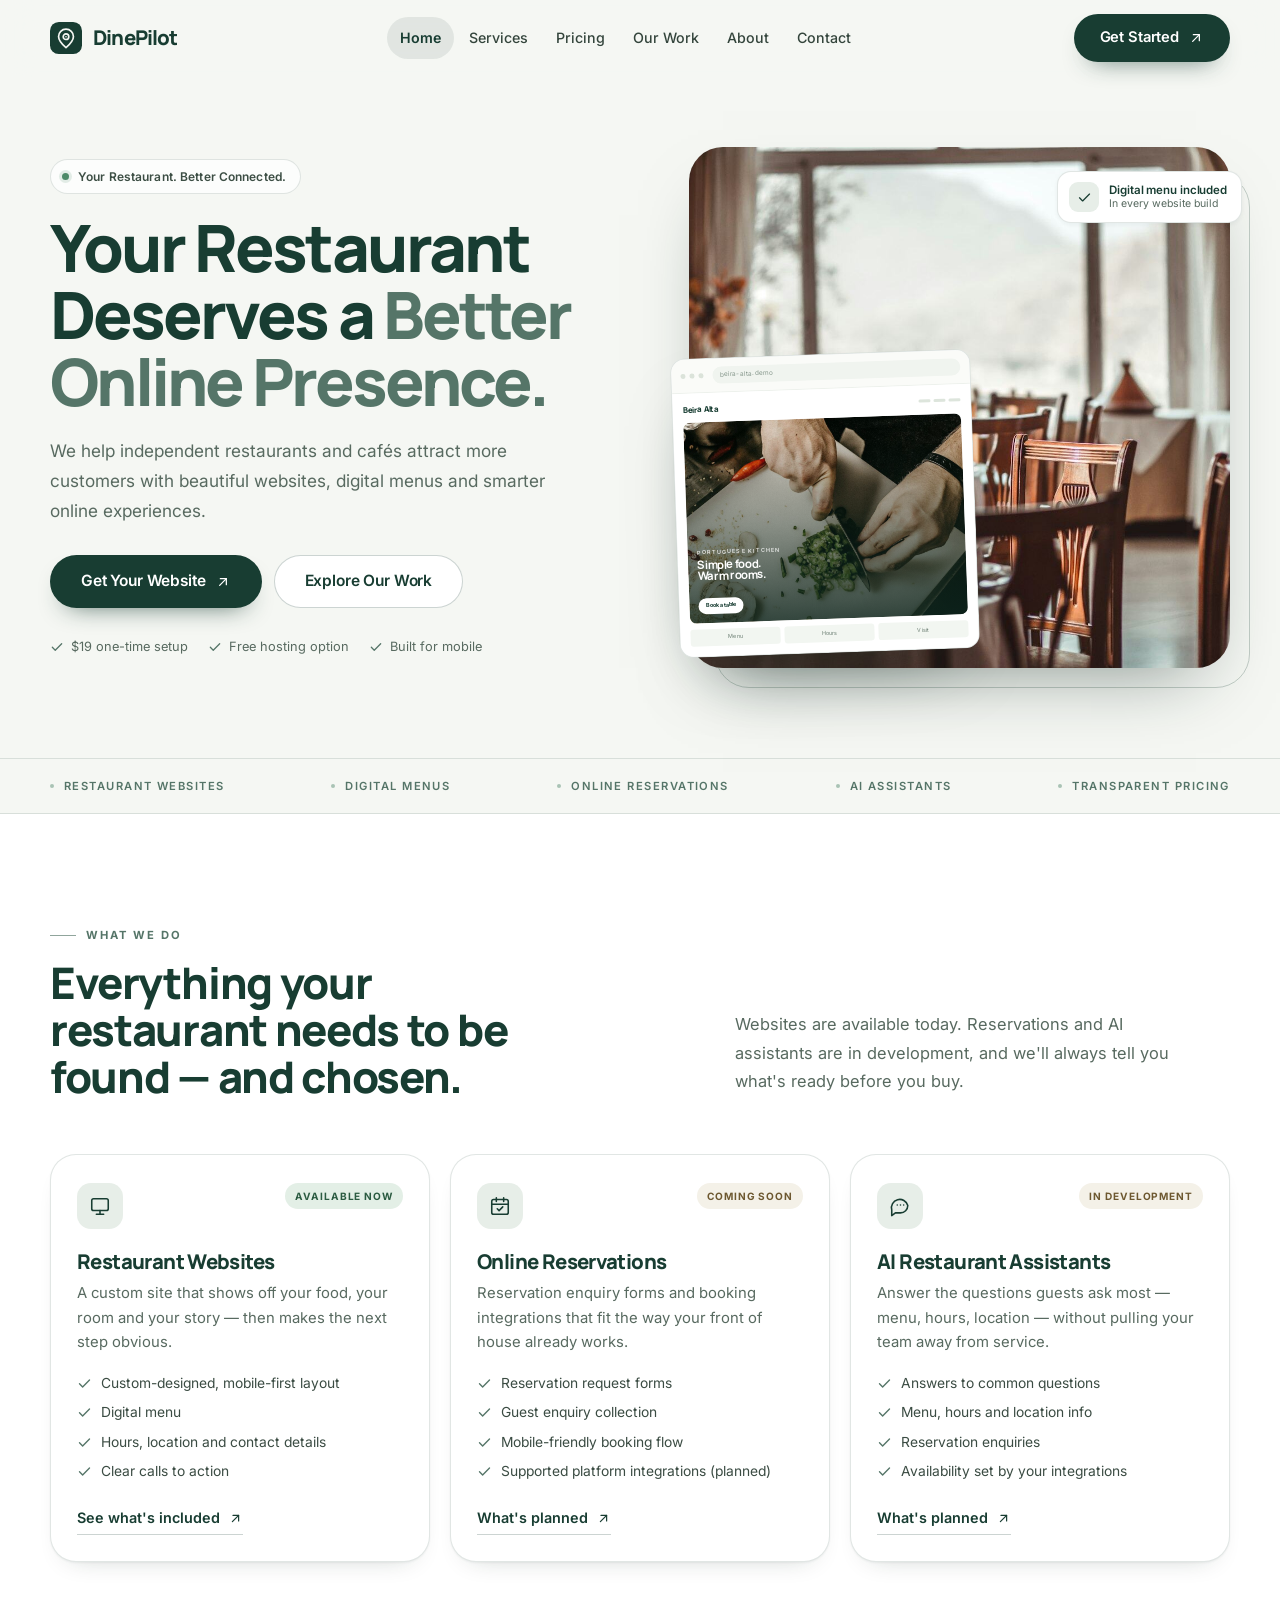
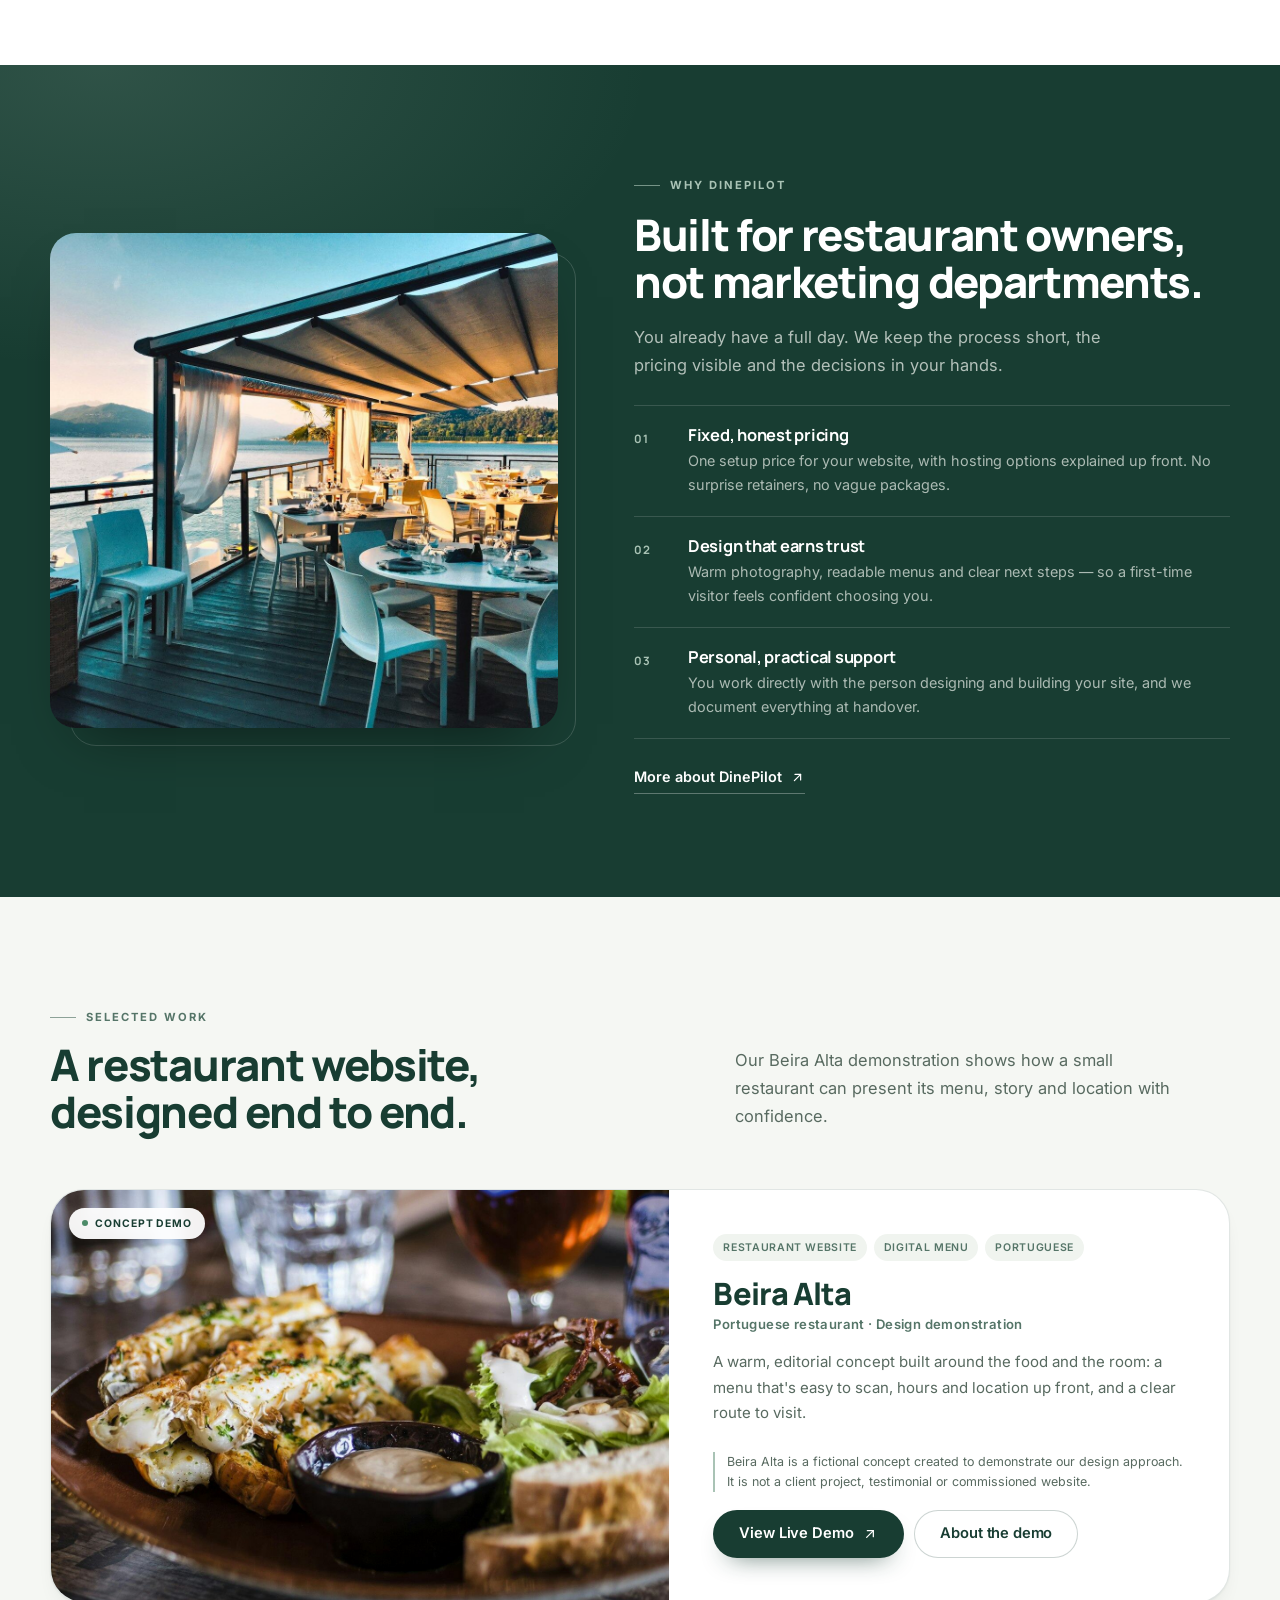
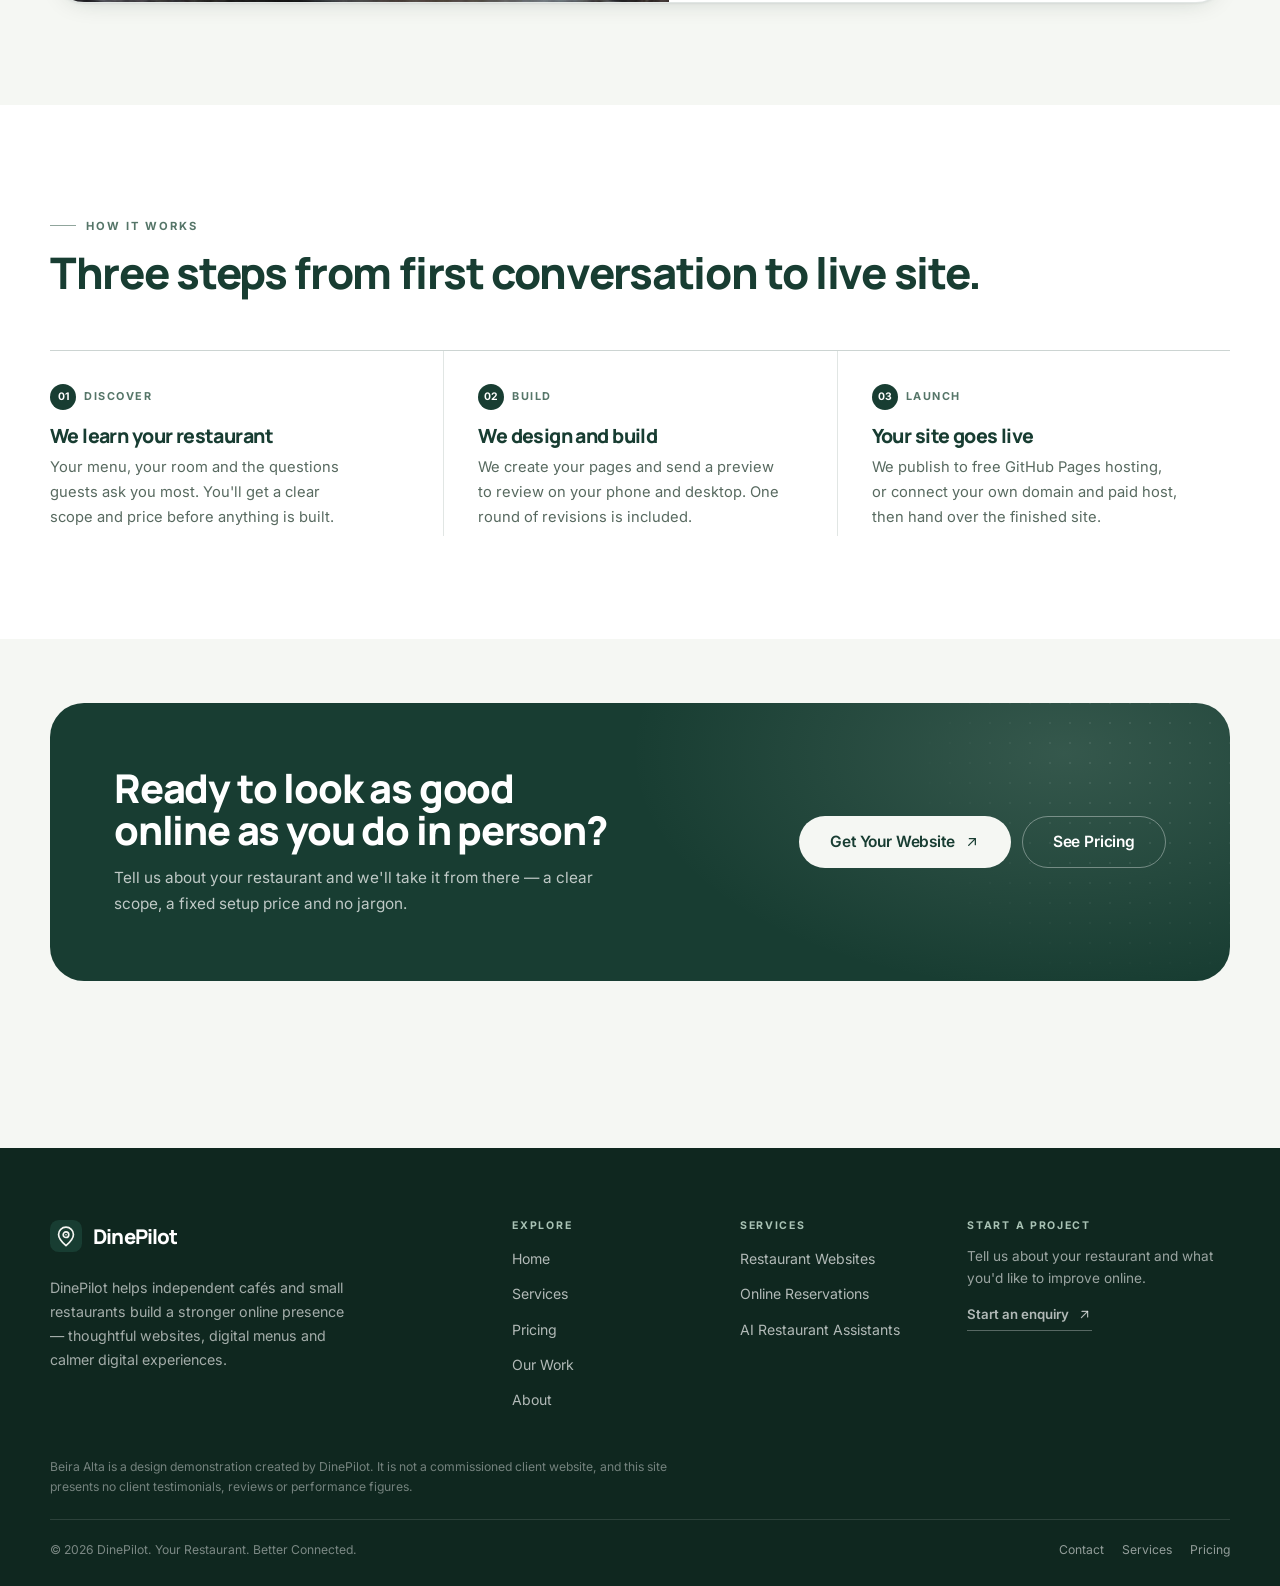
<file: index.html>
<!DOCTYPE html>
<html lang="en">
<head>
  <meta charset="utf-8">
  <meta name="viewport" content="width=device-width, initial-scale=1">
  <title>DinePilot — Restaurant Websites, Reservations &amp; AI Assistants</title>
  <meta name="description" content="DinePilot helps independent cafés and restaurants across the US build a stronger online presence with beautiful websites, digital menus and smarter guest experiences.">
  <meta name="theme-color" content="#183D32">
  <meta name="robots" content="index, follow">
  <meta property="og:type" content="website">
  <meta property="og:site_name" content="DinePilot">
  <meta property="og:title" content="DinePilot — Your Restaurant. Better Connected.">
  <meta property="og:description" content="Beautiful restaurant websites, digital menus and smarter online experiences for independent cafés and small restaurants.">
  <meta property="og:image" content="assets/img/hero-cafe.jpg">
  <meta name="twitter:card" content="summary_large_image">
  <link rel="icon" href="favicon.svg" type="image/svg+xml">
  <link rel="preconnect" href="https://fonts.googleapis.com">
  <link rel="preconnect" href="https://fonts.gstatic.com" crossorigin>
  <link href="https://fonts.googleapis.com/css2?family=Inter:wght@400;500;600&family=Manrope:wght@600;700;800&display=swap" rel="stylesheet">
  <link rel="stylesheet" href="assets/css/styles.css"></head>
<body>
  <a class="skip-link" href="#main">Skip to content</a>

  <header class="site-header" data-header>
    <div class="container nav">
      <a class="brand" href="index.html" aria-label="DinePilot home">
        <svg viewBox="0 0 40 40" aria-hidden="true" focusable="false">
          <rect width="40" height="40" rx="11" fill="#183D32"/>
          <path d="M20 9c-5.2 0-9.3 4-9.3 9.1 0 5.6 6.3 11.4 9.3 14 3-2.6 9.3-8.4 9.3-14C29.3 13 25.2 9 20 9Z" fill="none" stroke="#F5F7F3" stroke-width="2.1" stroke-linejoin="round"/>
          <circle cx="20" cy="18.4" r="3.5" fill="none" stroke="#F5F7F3" stroke-width="2.1"/>
          <circle cx="20" cy="18.4" r="1" fill="#F5F7F3"/>
        </svg>
        DinePilot
      </a>

      <nav aria-label="Primary">
        <ul class="nav__links">
          <li><a href="index.html" aria-current="page">Home</a></li>
          <li><a href="services.html">Services</a></li>
          <li><a href="pricing.html">Pricing</a></li>
          <li><a href="work.html">Our Work</a></li>
          <li><a href="about.html">About</a></li>
          <li><a href="contact.html">Contact</a></li>
        </ul>
      </nav>

      <div class="nav__cta">
        <a class="btn btn--primary" href="contact.html">
          Get Started
          <svg viewBox="0 0 24 24" fill="none" stroke="currentColor" stroke-width="1.9" stroke-linecap="round" stroke-linejoin="round" aria-hidden="true"><path d="M7 17 17 7"/><path d="M8 7h9v9"/></svg>
        </a>
        <button class="nav__toggle" type="button" aria-expanded="false" aria-controls="mobile-nav" aria-label="Open menu" data-nav-toggle><span></span></button>
      </div>
    </div>

    <div class="mobile-nav" id="mobile-nav" data-mobile-nav>
      <nav aria-label="Mobile">
        <ul>
          <li><a href="index.html" aria-current="page">Home</a></li>
          <li><a href="services.html">Services</a></li>
          <li><a href="pricing.html">Pricing</a></li>
          <li><a href="work.html">Our Work</a></li>
          <li><a href="about.html">About</a></li>
          <li><a href="contact.html">Contact</a></li>
        </ul>
      </nav>
      <a class="btn btn--primary" href="contact.html">Get Started</a>
    </div>
  </header>

  <main id="main">
    <section class="hero">
      <div class="container hero__grid">
        <div class="hero__copy">
          <span class="hero__badge"><span class="dot"></span> Your Restaurant. Better Connected.</span>
          <h1>Your Restaurant Deserves a <span class="accent">Better Online Presence.</span></h1>
          <p class="hero__lede">We help independent restaurants and cafés attract more customers with beautiful websites, digital menus and smarter online experiences.</p>
          <div class="hero__actions">
            <a class="btn btn--primary btn--lg" href="contact.html">
              Get Your Website
              <svg viewBox="0 0 24 24" fill="none" stroke="currentColor" stroke-width="1.9" stroke-linecap="round" stroke-linejoin="round" aria-hidden="true"><path d="M7 17 17 7"/><path d="M8 7h9v9"/></svg>
            </a>
            <a class="btn btn--ghost btn--lg" href="work.html">Explore Our Work</a>
          </div>
          <ul class="hero__proof">
            <li>
              <svg viewBox="0 0 24 24" fill="none" stroke="currentColor" stroke-width="2.2" stroke-linecap="round" stroke-linejoin="round" aria-hidden="true"><path d="m4 12.5 5 5L20 6.5"/></svg>
              $19 one-time setup
            </li>
            <li>
              <svg viewBox="0 0 24 24" fill="none" stroke="currentColor" stroke-width="2.2" stroke-linecap="round" stroke-linejoin="round" aria-hidden="true"><path d="m4 12.5 5 5L20 6.5"/></svg>
              Free hosting option
            </li>
            <li>
              <svg viewBox="0 0 24 24" fill="none" stroke="currentColor" stroke-width="2.2" stroke-linecap="round" stroke-linejoin="round" aria-hidden="true"><path d="m4 12.5 5 5L20 6.5"/></svg>
              Built for mobile
            </li>
          </ul>
        </div>

        <div class="hero__visual">
          <div class="hero__photo">
            <img src="assets/img/hero-cafe.jpg" alt="Sunlit café interior with timber tables, hanging plants and large windows" fetchpriority="high" decoding="async">
          </div>

          <div class="float-note">
            <span class="float-note__icon">
              <svg viewBox="0 0 24 24" fill="none" stroke="currentColor" stroke-width="2" stroke-linecap="round" stroke-linejoin="round" aria-hidden="true"><path d="m4 12.5 5 5L20 6.5"/></svg>
            </span>
            <span>
              <strong>Digital menu included</strong>
              <span class="sub">In every website build</span>
            </span>
          </div>

          <div class="mockup" aria-hidden="true">
            <div class="mockup__bar">
              <i></i><i></i><i></i>
              <span class="mockup__url">beira-alta.demo</span>
            </div>
            <div class="mockup__screen">
              <div class="mockup__nav">
                Beira Alta
                <span><i></i><i></i><i></i></span>
              </div>
              <div class="mockup__hero">
                <img src="assets/img/hero-dish.jpg" alt="" loading="lazy" decoding="async">
                <div class="mockup__copy">
                  <small>Portuguese kitchen</small>
                  <b>Simple food.<br>Warm rooms.</b>
                  <span class="mockup__btn">Book a table</span>
                </div>
              </div>
              <div class="mockup__strip"><span>Menu</span><span>Hours</span><span>Visit</span></div>
            </div>
          </div>
        </div>
      </div>
    </section>

    <div class="capabilities">
      <div class="container">
        <ul>
          <li>Restaurant websites</li>
          <li>Digital menus</li>
          <li>Online reservations</li>
          <li>AI assistants</li>
          <li>Transparent pricing</li>
        </ul>
      </div>
    </div>

    <section class="section section--white">
      <div class="container">
        <div class="section-head section-head--split">
          <div class="reveal">
            <span class="eyebrow">What we do</span>
            <h2 class="section-title" style="margin-top: 14px;">Everything your restaurant needs to be found — and chosen.</h2>
          </div>
          <p class="section-lede reveal" style="--reveal-delay: 80ms;">Websites are available today. Reservations and AI assistants are in development, and we'll always tell you what's ready before you buy.</p>
        </div>

        <div class="services__grid">
          <article class="service-card reveal">
            <div class="service-card__top">
              <span class="icon-box">
                <svg viewBox="0 0 24 24" fill="none" stroke="currentColor" stroke-width="1.7" stroke-linecap="round" stroke-linejoin="round" aria-hidden="true"><rect x="3" y="4" width="18" height="13" rx="2"/><path d="M8 21h8M12 17v4"/></svg>
              </span>
              <span class="status status--live">Available now</span>
            </div>
            <h3>Restaurant Websites</h3>
            <p>A custom site that shows off your food, your room and your story — then makes the next step obvious.</p>
            <ul class="checklist">
              <li><svg viewBox="0 0 24 24" fill="none" stroke="currentColor" stroke-width="2.2" stroke-linecap="round" stroke-linejoin="round" aria-hidden="true"><path d="m4 12.5 5 5L20 6.5"/></svg>Custom-designed, mobile-first layout</li>
              <li><svg viewBox="0 0 24 24" fill="none" stroke="currentColor" stroke-width="2.2" stroke-linecap="round" stroke-linejoin="round" aria-hidden="true"><path d="m4 12.5 5 5L20 6.5"/></svg>Digital menu</li>
              <li><svg viewBox="0 0 24 24" fill="none" stroke="currentColor" stroke-width="2.2" stroke-linecap="round" stroke-linejoin="round" aria-hidden="true"><path d="m4 12.5 5 5L20 6.5"/></svg>Hours, location and contact details</li>
              <li><svg viewBox="0 0 24 24" fill="none" stroke="currentColor" stroke-width="2.2" stroke-linecap="round" stroke-linejoin="round" aria-hidden="true"><path d="m4 12.5 5 5L20 6.5"/></svg>Clear calls to action</li>
            </ul>
            <a class="link-arrow" href="services.html#websites">
              See what's included
              <svg viewBox="0 0 24 24" fill="none" stroke="currentColor" stroke-width="1.9" stroke-linecap="round" stroke-linejoin="round" aria-hidden="true"><path d="M7 17 17 7"/><path d="M8 7h9v9"/></svg>
            </a>
          </article>

          <article class="service-card reveal" style="--reveal-delay: 80ms;">
            <div class="service-card__top">
              <span class="icon-box">
                <svg viewBox="0 0 24 24" fill="none" stroke="currentColor" stroke-width="1.7" stroke-linecap="round" stroke-linejoin="round" aria-hidden="true"><rect x="3" y="5" width="18" height="16" rx="2"/><path d="M8 3v4M16 3v4M3 10h18"/><path d="m9 15 2 2 4-4"/></svg>
              </span>
              <span class="status status--soon">Coming soon</span>
            </div>
            <h3>Online Reservations</h3>
            <p>Reservation enquiry forms and booking integrations that fit the way your front of house already works.</p>
            <ul class="checklist">
              <li><svg viewBox="0 0 24 24" fill="none" stroke="currentColor" stroke-width="2.2" stroke-linecap="round" stroke-linejoin="round" aria-hidden="true"><path d="m4 12.5 5 5L20 6.5"/></svg>Reservation request forms</li>
              <li><svg viewBox="0 0 24 24" fill="none" stroke="currentColor" stroke-width="2.2" stroke-linecap="round" stroke-linejoin="round" aria-hidden="true"><path d="m4 12.5 5 5L20 6.5"/></svg>Guest enquiry collection</li>
              <li><svg viewBox="0 0 24 24" fill="none" stroke="currentColor" stroke-width="2.2" stroke-linecap="round" stroke-linejoin="round" aria-hidden="true"><path d="m4 12.5 5 5L20 6.5"/></svg>Mobile-friendly booking flow</li>
              <li><svg viewBox="0 0 24 24" fill="none" stroke="currentColor" stroke-width="2.2" stroke-linecap="round" stroke-linejoin="round" aria-hidden="true"><path d="m4 12.5 5 5L20 6.5"/></svg>Supported platform integrations (planned)</li>
            </ul>
            <a class="link-arrow" href="services.html#reservations">
              What's planned
              <svg viewBox="0 0 24 24" fill="none" stroke="currentColor" stroke-width="1.9" stroke-linecap="round" stroke-linejoin="round" aria-hidden="true"><path d="M7 17 17 7"/><path d="M8 7h9v9"/></svg>
            </a>
          </article>

          <article class="service-card reveal" style="--reveal-delay: 160ms;">
            <div class="service-card__top">
              <span class="icon-box">
                <svg viewBox="0 0 24 24" fill="none" stroke="currentColor" stroke-width="1.7" stroke-linecap="round" stroke-linejoin="round" aria-hidden="true"><path d="M20.5 11.5a8 8 0 0 1-8 8H7l-4 3v-6.2A8 8 0 1 1 20.5 11.5Z"/><path d="M9 11h.01M12.5 11h.01M16 11h.01"/></svg>
              </span>
              <span class="status status--soon">In development</span>
            </div>
            <h3>AI Restaurant Assistants</h3>
            <p>Answer the questions guests ask most — menu, hours, location — without pulling your team away from service.</p>
            <ul class="checklist">
              <li><svg viewBox="0 0 24 24" fill="none" stroke="currentColor" stroke-width="2.2" stroke-linecap="round" stroke-linejoin="round" aria-hidden="true"><path d="m4 12.5 5 5L20 6.5"/></svg>Answers to common questions</li>
              <li><svg viewBox="0 0 24 24" fill="none" stroke="currentColor" stroke-width="2.2" stroke-linecap="round" stroke-linejoin="round" aria-hidden="true"><path d="m4 12.5 5 5L20 6.5"/></svg>Menu, hours and location info</li>
              <li><svg viewBox="0 0 24 24" fill="none" stroke="currentColor" stroke-width="2.2" stroke-linecap="round" stroke-linejoin="round" aria-hidden="true"><path d="m4 12.5 5 5L20 6.5"/></svg>Reservation enquiries</li>
              <li><svg viewBox="0 0 24 24" fill="none" stroke="currentColor" stroke-width="2.2" stroke-linecap="round" stroke-linejoin="round" aria-hidden="true"><path d="m4 12.5 5 5L20 6.5"/></svg>Availability set by your integrations</li>
            </ul>
            <a class="link-arrow" href="services.html#assistants">
              What's planned
              <svg viewBox="0 0 24 24" fill="none" stroke="currentColor" stroke-width="1.9" stroke-linecap="round" stroke-linejoin="round" aria-hidden="true"><path d="M7 17 17 7"/><path d="M8 7h9v9"/></svg>
            </a>
          </article>
        </div>
      </div>
    </section>

    <section class="section why">
      <div class="container why__grid">
        <div class="why__media reveal">
          <img src="assets/img/guests-dining.jpg" alt="Guests sharing plates at a long communal table in a busy restaurant" loading="lazy" decoding="async">
        </div>
        <div class="reveal" style="--reveal-delay: 80ms;">
          <span class="eyebrow eyebrow--light">Why DinePilot</span>
          <h2 class="section-title">Built for restaurant owners, not marketing departments.</h2>
          <p class="section-lede">You already have a full day. We keep the process short, the pricing visible and the decisions in your hands.</p>
          <ul class="reason-list">
            <li class="reason">
              <span class="reason__num">01</span>
              <div>
                <h3>Fixed, honest pricing</h3>
                <p>One setup price for your website, with hosting options explained up front. No surprise retainers, no vague packages.</p>
              </div>
            </li>
            <li class="reason">
              <span class="reason__num">02</span>
              <div>
                <h3>Design that earns trust</h3>
                <p>Warm photography, readable menus and clear next steps — so a first-time visitor feels confident choosing you.</p>
              </div>
            </li>
            <li class="reason">
              <span class="reason__num">03</span>
              <div>
                <h3>Personal, practical support</h3>
                <p>You work directly with the person designing and building your site, and we document everything at handover.</p>
              </div>
            </li>
          </ul>
          <a class="link-arrow link-arrow--light" href="about.html">
            More about DinePilot
            <svg viewBox="0 0 24 24" fill="none" stroke="currentColor" stroke-width="1.9" stroke-linecap="round" stroke-linejoin="round" aria-hidden="true"><path d="M7 17 17 7"/><path d="M8 7h9v9"/></svg>
          </a>
        </div>
      </div>
    </section>

    <section class="section">
      <div class="container">
        <div class="section-head section-head--split">
          <div class="reveal">
            <span class="eyebrow">Selected work</span>
            <h2 class="section-title" style="margin-top: 14px;">A restaurant website, designed end to end.</h2>
          </div>
          <p class="section-lede reveal" style="--reveal-delay: 80ms;">Our Beira Alta demonstration shows how a small restaurant can present its menu, story and location with confidence.</p>
        </div>

        <article class="work-feature reveal">
          <div class="work-feature__media">
            <img src="assets/img/beira-seafood.jpg" alt="Grilled seafood with lemon, salad and bread on a dark restaurant table" loading="lazy" decoding="async">
            <span class="work-feature__tag"><span class="dot"></span>Concept demo</span>
          </div>
          <div class="work-feature__body">
            <div class="chips">
              <span class="chip">Restaurant website</span>
              <span class="chip">Digital menu</span>
              <span class="chip">Portuguese</span>
            </div>
            <h3>Beira Alta</h3>
            <p class="work-sub">Portuguese restaurant · Design demonstration</p>
            <p class="body">A warm, editorial concept built around the food and the room: a menu that's easy to scan, hours and location up front, and a clear route to visit.</p>
            <div class="honesty">
              <p>Beira Alta is a fictional concept created to demonstrate our design approach. It is not a client project, testimonial or commissioned website.</p>
              <div class="actions">
                <a class="btn btn--primary" href="https://asahixabhi.github.io/Beira-alta-demo/" target="_blank" rel="noopener noreferrer">
                  View Live Demo
                  <svg viewBox="0 0 24 24" fill="none" stroke="currentColor" stroke-width="1.9" stroke-linecap="round" stroke-linejoin="round" aria-hidden="true"><path d="M7 17 17 7"/><path d="M8 7h9v9"/></svg>
                </a>
                <a class="btn btn--ghost" href="work.html">About the demo</a>
              </div>
            </div>
          </div>
        </article>
      </div>
    </section>

    <section class="section section--white">
      <div class="container">
        <div class="section-head">
          <div class="reveal">
            <span class="eyebrow">How it works</span>
            <h2 class="section-title" style="margin-top: 14px;">Three steps from first conversation to live site.</h2>
          </div>
        </div>
        <div class="process__grid">
          <div class="process-step reveal">
            <span class="process-step__label"><span class="num">01</span>Discover</span>
            <h3>We learn your restaurant</h3>
            <p>Your menu, your room and the questions guests ask you most. You'll get a clear scope and price before anything is built.</p>
          </div>
          <div class="process-step reveal" style="--reveal-delay: 80ms;">
            <span class="process-step__label"><span class="num">02</span>Build</span>
            <h3>We design and build</h3>
            <p>We create your pages and send a preview to review on your phone and desktop. One round of revisions is included.</p>
          </div>
          <div class="process-step reveal" style="--reveal-delay: 160ms;">
            <span class="process-step__label"><span class="num">03</span>Launch</span>
            <h3>Your site goes live</h3>
            <p>We publish to free GitHub Pages hosting, or connect your own domain and paid host, then hand over the finished site.</p>
          </div>
        </div>
      </div>
    </section>

    <section class="section section--tight">
      <div class="container">
        <div class="cta-panel reveal">
          <div class="cta-panel__inner">
            <div>
              <h2>Ready to look as good online as you do in person?</h2>
              <p>Tell us about your restaurant and we'll take it from there — a clear scope, a fixed setup price and no jargon.</p>
            </div>
            <div class="cta-panel__actions">
              <a class="btn btn--light btn--lg" href="contact.html">
                Get Your Website
                <svg viewBox="0 0 24 24" fill="none" stroke="currentColor" stroke-width="1.9" stroke-linecap="round" stroke-linejoin="round" aria-hidden="true"><path d="M7 17 17 7"/><path d="M8 7h9v9"/></svg>
              </a>
              <a class="btn btn--outline-light btn--lg" href="pricing.html">See Pricing</a>
            </div>
          </div>
        </div>
      </div>
    </section>
  </main>

  <footer class="site-footer">
    <div class="container">
      <div class="footer__grid">
        <div>
          <a class="brand brand--footer" href="index.html" aria-label="DinePilot home">
            <svg viewBox="0 0 40 40" aria-hidden="true" focusable="false">
              <rect width="40" height="40" rx="11" fill="#183D32"/>
              <path d="M20 9c-5.2 0-9.3 4-9.3 9.1 0 5.6 6.3 11.4 9.3 14 3-2.6 9.3-8.4 9.3-14C29.3 13 25.2 9 20 9Z" fill="none" stroke="#F5F7F3" stroke-width="2.1" stroke-linejoin="round"/>
              <circle cx="20" cy="18.4" r="3.5" fill="none" stroke="#F5F7F3" stroke-width="2.1"/>
              <circle cx="20" cy="18.4" r="1" fill="#F5F7F3"/>
            </svg>
            DinePilot
          </a>
          <p class="footer__about">DinePilot helps independent cafés and small restaurants build a stronger online presence — thoughtful websites, digital menus and calmer digital experiences.</p>
        </div>
        <div class="footer__col">
          <h4>Explore</h4>
          <ul>
            <li><a href="index.html">Home</a></li>
            <li><a href="services.html">Services</a></li>
            <li><a href="pricing.html">Pricing</a></li>
            <li><a href="work.html">Our Work</a></li>
            <li><a href="about.html">About</a></li>
          </ul>
        </div>
        <div class="footer__col">
          <h4>Services</h4>
          <ul>
            <li><a href="services.html#websites">Restaurant Websites</a></li>
            <li><a href="services.html#reservations">Online Reservations</a></li>
            <li><a href="services.html#assistants">AI Restaurant Assistants</a></li>
          </ul>
        </div>
        <div class="footer__col">
          <h4>Start a project</h4>
          <p>Tell us about your restaurant and what you'd like to improve online.</p>
          <a class="link-arrow link-arrow--light" href="contact.html">
            Start an enquiry
            <svg viewBox="0 0 24 24" fill="none" stroke="currentColor" stroke-width="1.9" stroke-linecap="round" stroke-linejoin="round" aria-hidden="true"><path d="M7 17 17 7"/><path d="M8 7h9v9"/></svg>
          </a>
        </div>
      </div>
      <p class="footer__note">Beira Alta is a design demonstration created by DinePilot. It is not a commissioned client website, and this site presents no client testimonials, reviews or performance figures.</p>
      <div class="footer__bottom">
        <p>© <span data-year>2026</span> DinePilot. Your Restaurant. Better Connected.</p>
        <ul>
          <li><a href="contact.html">Contact</a></li>
          <li><a href="services.html">Services</a></li>
          <li><a href="pricing.html">Pricing</a></li>
        </ul>
      </div>
    </div>
  </footer>

  <script src="assets/js/main.js" defer></script>
</body>
</html>
</file>
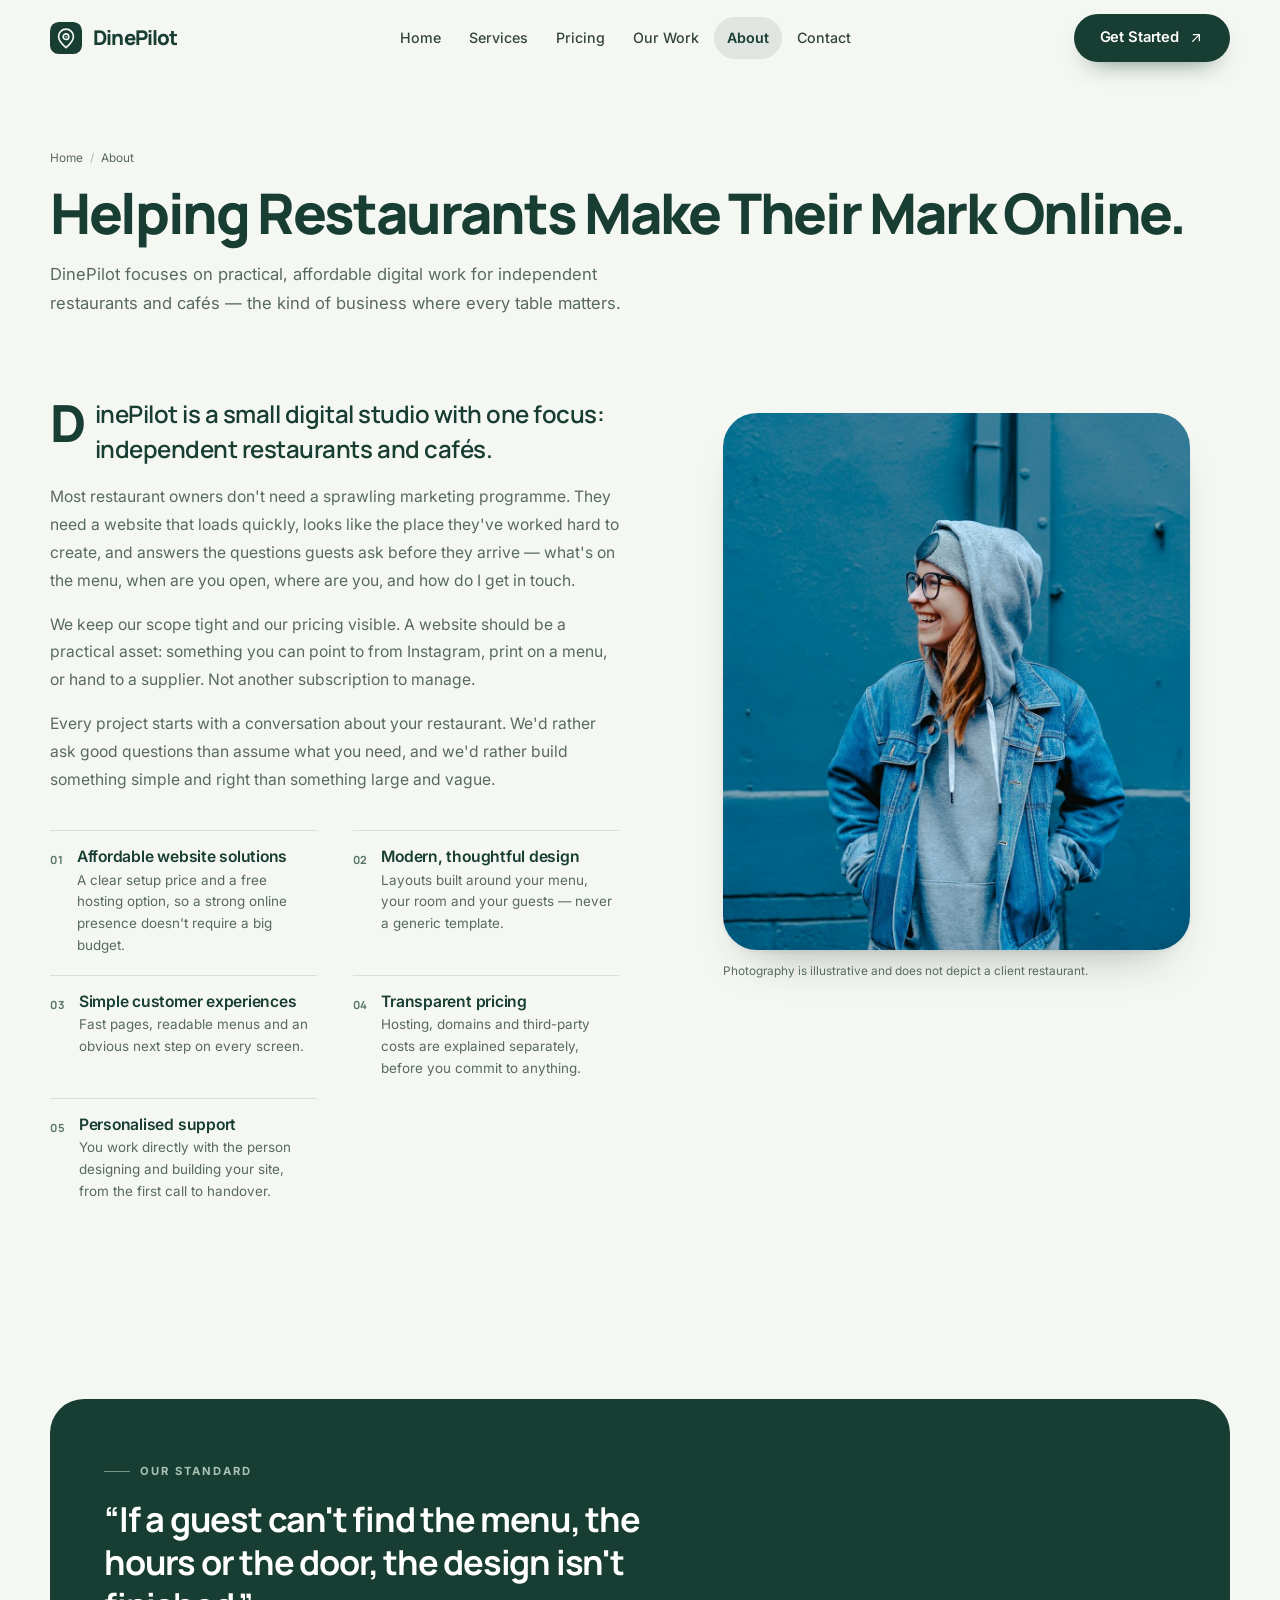
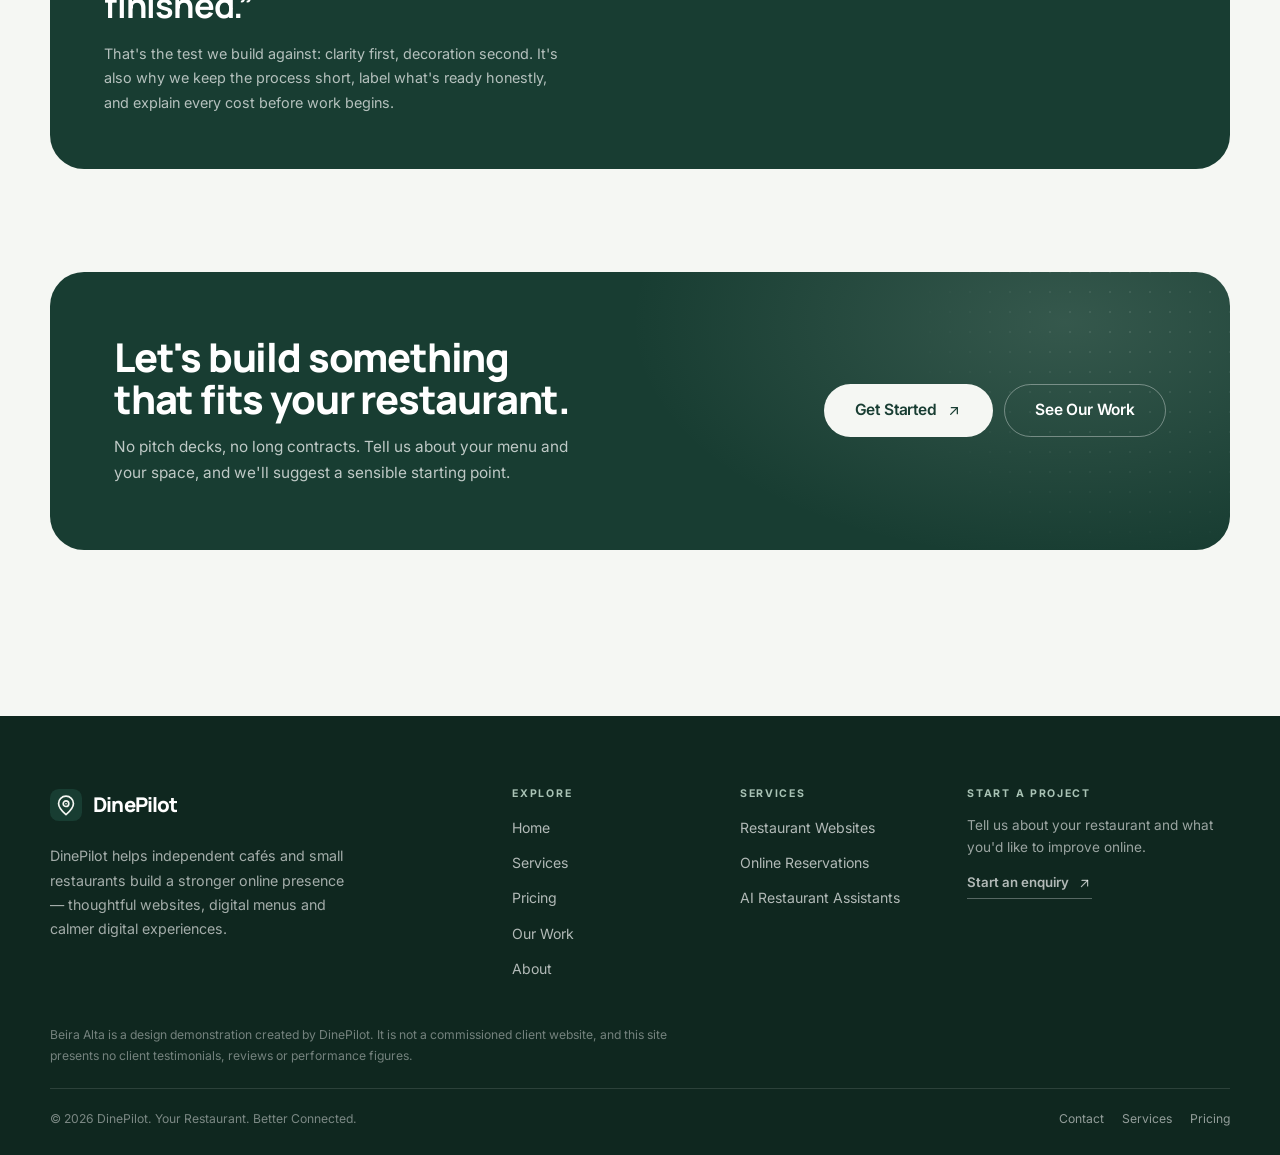
<file: about.html>
<!DOCTYPE html>
<html lang="en">
<head>
  <meta charset="utf-8">
  <meta name="viewport" content="width=device-width, initial-scale=1">
  <title>About DinePilot — Digital Solutions for Independent Restaurants</title>
  <meta name="description" content="DinePilot is a small digital studio helping independent restaurants and cafés with affordable websites, thoughtful design, simple guest experiences and transparent pricing.">
  <meta name="theme-color" content="#183D32">
  <meta name="robots" content="index, follow">
  <meta property="og:type" content="website">
  <meta property="og:site_name" content="DinePilot">
  <meta property="og:title" content="About DinePilot">
  <meta property="og:description" content="Practical, affordable digital work for independent restaurants and cafés — with transparent pricing and personal support.">
  <meta property="og:image" content="assets/img/cafe-exterior.jpg">
  <meta name="twitter:card" content="summary_large_image">
  <link rel="icon" href="favicon.svg" type="image/svg+xml">
  <link rel="preconnect" href="https://fonts.googleapis.com">
  <link rel="preconnect" href="https://fonts.gstatic.com" crossorigin>
  <link href="https://fonts.googleapis.com/css2?family=Inter:wght@400;500;600&family=Manrope:wght@600;700;800&display=swap" rel="stylesheet">
  <link rel="stylesheet" href="assets/css/styles.css"></head>
<body>
  <a class="skip-link" href="#main">Skip to content</a>

  <header class="site-header" data-header>
    <div class="container nav">
      <a class="brand" href="index.html" aria-label="DinePilot home">
        <svg viewBox="0 0 40 40" aria-hidden="true" focusable="false">
          <rect width="40" height="40" rx="11" fill="#183D32"/>
          <path d="M20 9c-5.2 0-9.3 4-9.3 9.1 0 5.6 6.3 11.4 9.3 14 3-2.6 9.3-8.4 9.3-14C29.3 13 25.2 9 20 9Z" fill="none" stroke="#F5F7F3" stroke-width="2.1" stroke-linejoin="round"/>
          <circle cx="20" cy="18.4" r="3.5" fill="none" stroke="#F5F7F3" stroke-width="2.1"/>
          <circle cx="20" cy="18.4" r="1" fill="#F5F7F3"/>
        </svg>
        DinePilot
      </a>

      <nav aria-label="Primary">
        <ul class="nav__links">
          <li><a href="index.html">Home</a></li>
          <li><a href="services.html">Services</a></li>
          <li><a href="pricing.html">Pricing</a></li>
          <li><a href="work.html">Our Work</a></li>
          <li><a href="about.html" aria-current="page">About</a></li>
          <li><a href="contact.html">Contact</a></li>
        </ul>
      </nav>

      <div class="nav__cta">
        <a class="btn btn--primary" href="contact.html">
          Get Started
          <svg viewBox="0 0 24 24" fill="none" stroke="currentColor" stroke-width="1.9" stroke-linecap="round" stroke-linejoin="round" aria-hidden="true"><path d="M7 17 17 7"/><path d="M8 7h9v9"/></svg>
        </a>
        <button class="nav__toggle" type="button" aria-expanded="false" aria-controls="mobile-nav" aria-label="Open menu" data-nav-toggle><span></span></button>
      </div>
    </div>

    <div class="mobile-nav" id="mobile-nav" data-mobile-nav>
      <nav aria-label="Mobile">
        <ul>
          <li><a href="index.html">Home</a></li>
          <li><a href="services.html">Services</a></li>
          <li><a href="pricing.html">Pricing</a></li>
          <li><a href="work.html">Our Work</a></li>
          <li><a href="about.html" aria-current="page">About</a></li>
          <li><a href="contact.html">Contact</a></li>
        </ul>
      </nav>
      <a class="btn btn--primary" href="contact.html">Get Started</a>
    </div>
  </header>

  <main id="main">
    <section class="page-hero">
      <div class="container">
        <nav class="crumbs" aria-label="Breadcrumb">
          <a href="index.html">Home</a>
          <span class="sep">/</span>
          <span aria-current="page">About</span>
        </nav>
        <h1>Helping Restaurants Make Their Mark Online.</h1>
        <p class="lede">DinePilot focuses on practical, affordable digital work for independent restaurants and cafés — the kind of business where every table matters.</p>
      </div>
    </section>

    <section class="section" style="padding-top: clamp(16px, 2.6vw, 28px);">
      <div class="container">
        <div class="about-story">
          <div class="about-copy">
            <p class="lead">DinePilot is a small digital studio with one focus: independent restaurants and cafés.</p>
            <p>Most restaurant owners don't need a sprawling marketing programme. They need a website that loads quickly, looks like the place they've worked hard to create, and answers the questions guests ask before they arrive — what's on the menu, when are you open, where are you, and how do I get in touch.</p>
            <p>We keep our scope tight and our pricing visible. A website should be a practical asset: something you can point to from Instagram, print on a menu, or hand to a supplier. Not another subscription to manage.</p>
            <p>Every project starts with a conversation about your restaurant. We'd rather ask good questions than assume what you need, and we'd rather build something simple and right than something large and vague.</p>

            <div class="principles">
              <div class="principle">
                <span class="principle__num">01</span>
                <div>
                  <h3>Affordable website solutions</h3>
                  <p>A clear setup price and a free hosting option, so a strong online presence doesn't require a big budget.</p>
                </div>
              </div>
              <div class="principle">
                <span class="principle__num">02</span>
                <div>
                  <h3>Modern, thoughtful design</h3>
                  <p>Layouts built around your menu, your room and your guests — never a generic template.</p>
                </div>
              </div>
              <div class="principle">
                <span class="principle__num">03</span>
                <div>
                  <h3>Simple customer experiences</h3>
                  <p>Fast pages, readable menus and an obvious next step on every screen.</p>
                </div>
              </div>
              <div class="principle">
                <span class="principle__num">04</span>
                <div>
                  <h3>Transparent pricing</h3>
                  <p>Hosting, domains and third-party costs are explained separately, before you commit to anything.</p>
                </div>
              </div>
              <div class="principle">
                <span class="principle__num">05</span>
                <div>
                  <h3>Personalised support</h3>
                  <p>You work directly with the person designing and building your site, from the first call to handover.</p>
                </div>
              </div>
            </div>
          </div>

          <figure class="about-media reveal">
            <img src="assets/img/cafe-exterior.jpg" alt="Neighbourhood café terrace with tables, chairs and a chalkboard menu on a cobbled street" loading="eager" decoding="async">
            <figcaption>Photography is illustrative and does not depict a client restaurant.</figcaption>
          </figure>
        </div>
      </div>
    </section>

    <section class="section" style="padding-top: 0;">
      <div class="container">
        <div class="statement reveal">
          <span class="eyebrow">Our standard</span>
          <blockquote>“If a guest can't find the menu, the hours or the door, the design isn't finished.”</blockquote>
          <p>That's the test we build against: clarity first, decoration second. It's also why we keep the process short, label what's ready honestly, and explain every cost before work begins.</p>
        </div>
      </div>
    </section>

    <section class="section section--tight" style="padding-top: 0;">
      <div class="container">
        <div class="cta-panel reveal">
          <div class="cta-panel__inner">
            <div>
              <h2>Let's build something that fits your restaurant.</h2>
              <p>No pitch decks, no long contracts. Tell us about your menu and your space, and we'll suggest a sensible starting point.</p>
            </div>
            <div class="cta-panel__actions">
              <a class="btn btn--light btn--lg" href="contact.html">
                Get Started
                <svg viewBox="0 0 24 24" fill="none" stroke="currentColor" stroke-width="1.9" stroke-linecap="round" stroke-linejoin="round" aria-hidden="true"><path d="M7 17 17 7"/><path d="M8 7h9v9"/></svg>
              </a>
              <a class="btn btn--outline-light btn--lg" href="work.html">See Our Work</a>
            </div>
          </div>
        </div>
      </div>
    </section>
  </main>

  <footer class="site-footer">
    <div class="container">
      <div class="footer__grid">
        <div>
          <a class="brand brand--footer" href="index.html" aria-label="DinePilot home">
            <svg viewBox="0 0 40 40" aria-hidden="true" focusable="false">
              <rect width="40" height="40" rx="11" fill="#183D32"/>
              <path d="M20 9c-5.2 0-9.3 4-9.3 9.1 0 5.6 6.3 11.4 9.3 14 3-2.6 9.3-8.4 9.3-14C29.3 13 25.2 9 20 9Z" fill="none" stroke="#F5F7F3" stroke-width="2.1" stroke-linejoin="round"/>
              <circle cx="20" cy="18.4" r="3.5" fill="none" stroke="#F5F7F3" stroke-width="2.1"/>
              <circle cx="20" cy="18.4" r="1" fill="#F5F7F3"/>
            </svg>
            DinePilot
          </a>
          <p class="footer__about">DinePilot helps independent cafés and small restaurants build a stronger online presence — thoughtful websites, digital menus and calmer digital experiences.</p>
        </div>
        <div class="footer__col">
          <h4>Explore</h4>
          <ul>
            <li><a href="index.html">Home</a></li>
            <li><a href="services.html">Services</a></li>
            <li><a href="pricing.html">Pricing</a></li>
            <li><a href="work.html">Our Work</a></li>
            <li><a href="about.html">About</a></li>
          </ul>
        </div>
        <div class="footer__col">
          <h4>Services</h4>
          <ul>
            <li><a href="services.html#websites">Restaurant Websites</a></li>
            <li><a href="services.html#reservations">Online Reservations</a></li>
            <li><a href="services.html#assistants">AI Restaurant Assistants</a></li>
          </ul>
        </div>
        <div class="footer__col">
          <h4>Start a project</h4>
          <p>Tell us about your restaurant and what you'd like to improve online.</p>
          <a class="link-arrow link-arrow--light" href="contact.html">
            Start an enquiry
            <svg viewBox="0 0 24 24" fill="none" stroke="currentColor" stroke-width="1.9" stroke-linecap="round" stroke-linejoin="round" aria-hidden="true"><path d="M7 17 17 7"/><path d="M8 7h9v9"/></svg>
          </a>
        </div>
      </div>
      <p class="footer__note">Beira Alta is a design demonstration created by DinePilot. It is not a commissioned client website, and this site presents no client testimonials, reviews or performance figures.</p>
      <div class="footer__bottom">
        <p>© <span data-year>2026</span> DinePilot. Your Restaurant. Better Connected.</p>
        <ul>
          <li><a href="contact.html">Contact</a></li>
          <li><a href="services.html">Services</a></li>
          <li><a href="pricing.html">Pricing</a></li>
        </ul>
      </div>
    </div>
  </footer>

  <script src="assets/js/main.js" defer></script>
</body>
</html>
</file>
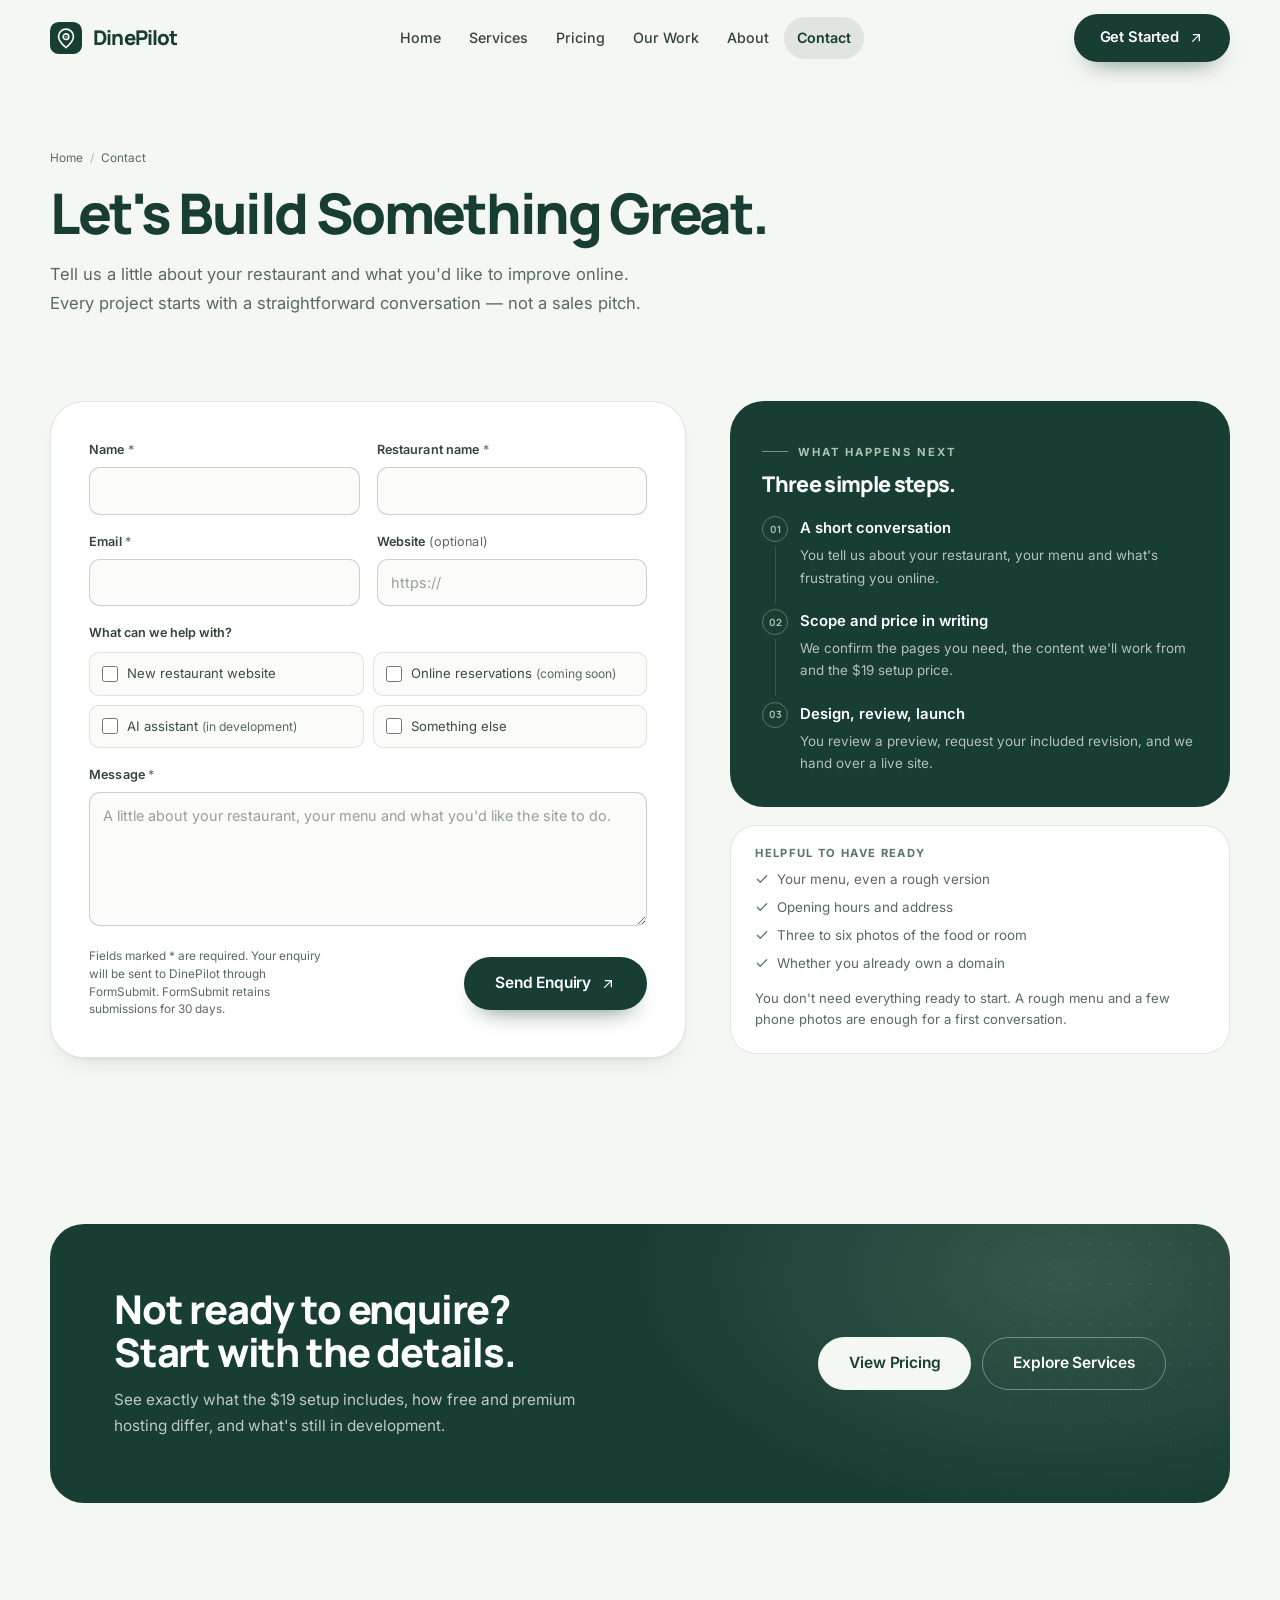
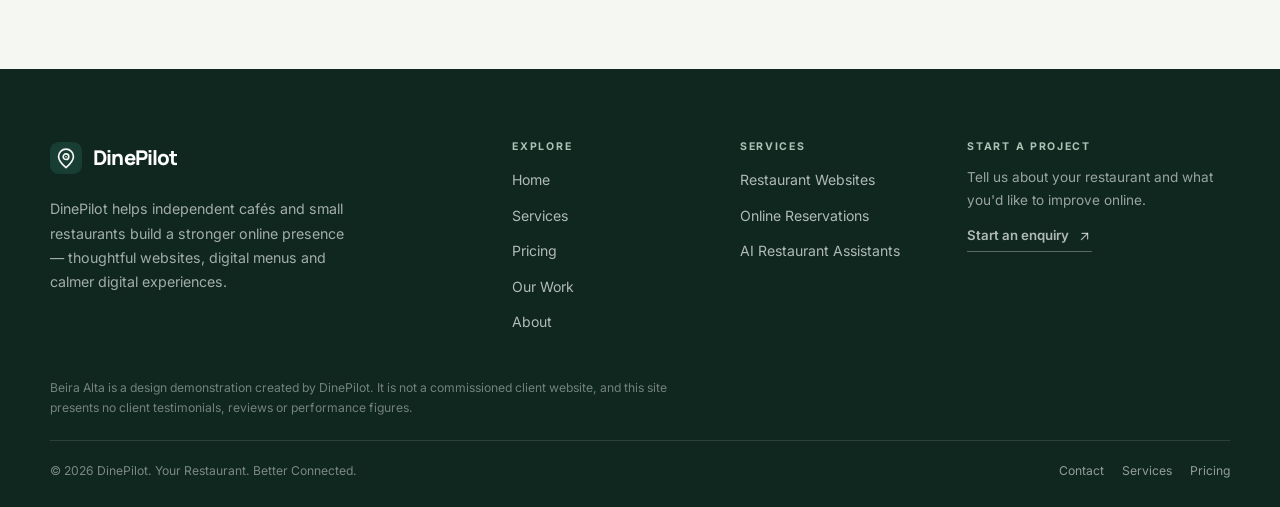
<file: contact.html>
<!DOCTYPE html>
<html lang="en">
<head>
  <meta charset="utf-8">
  <meta name="viewport" content="width=device-width, initial-scale=1">
  <title>Contact DinePilot — Let's Build Something Great</title>
  <meta name="description" content="Tell DinePilot about your restaurant and what you'd like to improve online. Enquire about a restaurant website, online reservations or an AI assistant.">
  <meta name="theme-color" content="#183D32">
  <meta name="robots" content="index, follow">
  <meta property="og:type" content="website">
  <meta property="og:site_name" content="DinePilot">
  <meta property="og:title" content="Contact DinePilot">
  <meta property="og:description" content="Start an enquiry about a restaurant website, reservations or an AI assistant. Clear steps, no hard sell.">
  <meta property="og:image" content="assets/img/coffee-cheers.jpg">
  <meta name="twitter:card" content="summary_large_image">
  <link rel="icon" href="favicon.svg" type="image/svg+xml">
  <link rel="preconnect" href="https://fonts.googleapis.com">
  <link rel="preconnect" href="https://fonts.gstatic.com" crossorigin>
  <link href="https://fonts.googleapis.com/css2?family=Inter:wght@400;500;600&family=Manrope:wght@600;700;800&display=swap" rel="stylesheet">
  <link rel="stylesheet" href="assets/css/styles.css"></head>
<body>
  <a class="skip-link" href="#main">Skip to content</a>

  <header class="site-header" data-header>
    <div class="container nav">
      <a class="brand" href="index.html" aria-label="DinePilot home">
        <svg viewBox="0 0 40 40" aria-hidden="true" focusable="false">
          <rect width="40" height="40" rx="11" fill="#183D32"/>
          <path d="M20 9c-5.2 0-9.3 4-9.3 9.1 0 5.6 6.3 11.4 9.3 14 3-2.6 9.3-8.4 9.3-14C29.3 13 25.2 9 20 9Z" fill="none" stroke="#F5F7F3" stroke-width="2.1" stroke-linejoin="round"/>
          <circle cx="20" cy="18.4" r="3.5" fill="none" stroke="#F5F7F3" stroke-width="2.1"/>
          <circle cx="20" cy="18.4" r="1" fill="#F5F7F3"/>
        </svg>
        DinePilot
      </a>

      <nav aria-label="Primary">
        <ul class="nav__links">
          <li><a href="index.html">Home</a></li>
          <li><a href="services.html">Services</a></li>
          <li><a href="pricing.html">Pricing</a></li>
          <li><a href="work.html">Our Work</a></li>
          <li><a href="about.html">About</a></li>
          <li><a href="contact.html" aria-current="page">Contact</a></li>
        </ul>
      </nav>

      <div class="nav__cta">
        <a class="btn btn--primary" href="contact.html">
          Get Started
          <svg viewBox="0 0 24 24" fill="none" stroke="currentColor" stroke-width="1.9" stroke-linecap="round" stroke-linejoin="round" aria-hidden="true"><path d="M7 17 17 7"/><path d="M8 7h9v9"/></svg>
        </a>
        <button class="nav__toggle" type="button" aria-expanded="false" aria-controls="mobile-nav" aria-label="Open menu" data-nav-toggle><span></span></button>
      </div>
    </div>

    <div class="mobile-nav" id="mobile-nav" data-mobile-nav>
      <nav aria-label="Mobile">
        <ul>
          <li><a href="index.html">Home</a></li>
          <li><a href="services.html">Services</a></li>
          <li><a href="pricing.html">Pricing</a></li>
          <li><a href="work.html">Our Work</a></li>
          <li><a href="about.html">About</a></li>
          <li><a href="contact.html" aria-current="page">Contact</a></li>
        </ul>
      </nav>
      <a class="btn btn--primary" href="contact.html">Get Started</a>
    </div>
  </header>

  <main id="main">
    <section class="page-hero">
      <div class="container">
        <nav class="crumbs" aria-label="Breadcrumb">
          <a href="index.html">Home</a>
          <span class="sep">/</span>
          <span aria-current="page">Contact</span>
        </nav>
        <h1>Let's Build Something Great.</h1>
        <p class="lede">Tell us a little about your restaurant and what you'd like to improve online. Every project starts with a straightforward conversation — not a sales pitch.</p>
      </div>
    </section>

    <section class="section" style="padding-top: clamp(18px, 3vw, 32px);">
      <div class="container contact-grid">
        <form class="form-card" action="https://formsubmit.co/asahixabhi07@gmail.com" method="POST">
          <input type="hidden" name="_subject" value="New DinePilot website enquiry">
          <input type="text" name="_honey" tabindex="-1" autocomplete="off" aria-hidden="true" style="display:none">

          <div class="form-grid">
            <div class="field">
              <label for="name">Name <span class="opt" aria-hidden="true">*</span></label>
              <input id="name" name="name" type="text" autocomplete="name" required>
            </div>
            <div class="field">
              <label for="restaurant">Restaurant name <span class="opt" aria-hidden="true">*</span></label>
              <input id="restaurant" name="restaurant" type="text" autocomplete="organization" required>
            </div>
            <div class="field">
              <label for="email">Email <span class="opt" aria-hidden="true">*</span></label>
              <input id="email" name="email" type="email" autocomplete="email" required>
            </div>
            <div class="field">
              <label for="website">Website <span class="opt">(optional)</span></label>
              <input id="website" name="website" type="url" placeholder="https://" autocomplete="url">
            </div>

            <fieldset class="field--full">
              <legend>What can we help with?</legend>
              <div class="check-grid">
                <label class="check">
                  <input type="checkbox" name="interest" value="website">
                  <span>New restaurant website</span>
                </label>
                <label class="check">
                  <input type="checkbox" name="interest" value="reservations">
                  <span>Online reservations <em>(coming soon)</em></span>
                </label>
                <label class="check">
                  <input type="checkbox" name="interest" value="ai">
                  <span>AI assistant <em>(in development)</em></span>
                </label>
                <label class="check">
                  <input type="checkbox" name="interest" value="other">
                  <span>Something else</span>
                </label>
              </div>
            </fieldset>

            <div class="field field--full">
              <label for="message">Message <span class="opt" aria-hidden="true">*</span></label>
              <textarea id="message" name="message" rows="5" required placeholder="A little about your restaurant, your menu and what you'd like the site to do."></textarea>
            </div>
          </div>

          <div class="form-footer">
            <p>Fields marked * are required. Your enquiry will be sent to DinePilot through FormSubmit. FormSubmit retains submissions for 30 days.</p>
            <button class="btn btn--primary btn--lg" type="submit">
              Send Enquiry
              <svg viewBox="0 0 24 24" fill="none" stroke="currentColor" stroke-width="1.9" stroke-linecap="round" stroke-linejoin="round" aria-hidden="true"><path d="M7 17 17 7"/><path d="M8 7h9v9"/></svg>
            </button>
          </div>
        </form>

        <aside>
          <div class="steps-card">
            <span class="eyebrow eyebrow--light">What happens next</span>
            <h2>Three simple steps.</h2>
            <ol>
              <li>
                <strong>A short conversation</strong>
                <p>You tell us about your restaurant, your menu and what's frustrating you online.</p>
              </li>
              <li>
                <strong>Scope and price in writing</strong>
                <p>We confirm the pages you need, the content we'll work from and the $19 setup price.</p>
              </li>
              <li>
                <strong>Design, review, launch</strong>
                <p>You review a preview, request your included revision, and we hand over a live site.</p>
              </li>
            </ol>
          </div>

          <div class="aside-note">
            <h3>Helpful to have ready</h3>
            <ul>
              <li><svg viewBox="0 0 24 24" fill="none" stroke="currentColor" stroke-width="2.2" stroke-linecap="round" stroke-linejoin="round" aria-hidden="true"><path d="m4 12.5 5 5L20 6.5"/></svg>Your menu, even a rough version</li>
              <li><svg viewBox="0 0 24 24" fill="none" stroke="currentColor" stroke-width="2.2" stroke-linecap="round" stroke-linejoin="round" aria-hidden="true"><path d="m4 12.5 5 5L20 6.5"/></svg>Opening hours and address</li>
              <li><svg viewBox="0 0 24 24" fill="none" stroke="currentColor" stroke-width="2.2" stroke-linecap="round" stroke-linejoin="round" aria-hidden="true"><path d="m4 12.5 5 5L20 6.5"/></svg>Three to six photos of the food or room</li>
              <li><svg viewBox="0 0 24 24" fill="none" stroke="currentColor" stroke-width="2.2" stroke-linecap="round" stroke-linejoin="round" aria-hidden="true"><path d="m4 12.5 5 5L20 6.5"/></svg>Whether you already own a domain</li>
            </ul>
            <p style="margin-top: 14px;">You don't need everything ready to start. A rough menu and a few phone photos are enough for a first conversation.</p>
          </div>
        </aside>
      </div>
    </section>

    <section class="section section--tight" style="padding-bottom: clamp(40px, 5vw, 64px);">
      <div class="container">
        <div class="cta-panel reveal">
          <div class="cta-panel__inner">
            <div>
              <h2>Not ready to enquire? Start with the details.</h2>
              <p>See exactly what the $19 setup includes, how free and premium hosting differ, and what's still in development.</p>
            </div>
            <div class="cta-panel__actions">
              <a class="btn btn--light btn--lg" href="pricing.html">View Pricing</a>
              <a class="btn btn--outline-light btn--lg" href="services.html">Explore Services</a>
            </div>
          </div>
        </div>
      </div>
    </section>
  </main>

  <footer class="site-footer">
    <div class="container">
      <div class="footer__grid">
        <div>
          <a class="brand brand--footer" href="index.html" aria-label="DinePilot home">
            <svg viewBox="0 0 40 40" aria-hidden="true" focusable="false">
              <rect width="40" height="40" rx="11" fill="#183D32"/>
              <path d="M20 9c-5.2 0-9.3 4-9.3 9.1 0 5.6 6.3 11.4 9.3 14 3-2.6 9.3-8.4 9.3-14C29.3 13 25.2 9 20 9Z" fill="none" stroke="#F5F7F3" stroke-width="2.1" stroke-linejoin="round"/>
              <circle cx="20" cy="18.4" r="3.5" fill="none" stroke="#F5F7F3" stroke-width="2.1"/>
              <circle cx="20" cy="18.4" r="1" fill="#F5F7F3"/>
            </svg>
            DinePilot
          </a>
          <p class="footer__about">DinePilot helps independent cafés and small restaurants build a stronger online presence — thoughtful websites, digital menus and calmer digital experiences.</p>
        </div>
        <div class="footer__col">
          <h4>Explore</h4>
          <ul>
            <li><a href="index.html">Home</a></li>
            <li><a href="services.html">Services</a></li>
            <li><a href="pricing.html">Pricing</a></li>
            <li><a href="work.html">Our Work</a></li>
            <li><a href="about.html">About</a></li>
          </ul>
        </div>
        <div class="footer__col">
          <h4>Services</h4>
          <ul>
            <li><a href="services.html#websites">Restaurant Websites</a></li>
            <li><a href="services.html#reservations">Online Reservations</a></li>
            <li><a href="services.html#assistants">AI Restaurant Assistants</a></li>
          </ul>
        </div>
        <div class="footer__col">
          <h4>Start a project</h4>
          <p>Tell us about your restaurant and what you'd like to improve online.</p>
          <a class="link-arrow link-arrow--light" href="contact.html">
            Start an enquiry
            <svg viewBox="0 0 24 24" fill="none" stroke="currentColor" stroke-width="1.9" stroke-linecap="round" stroke-linejoin="round" aria-hidden="true"><path d="M7 17 17 7"/><path d="M8 7h9v9"/></svg>
          </a>
        </div>
      </div>
      <p class="footer__note">Beira Alta is a design demonstration created by DinePilot. It is not a commissioned client website, and this site presents no client testimonials, reviews or performance figures.</p>
      <div class="footer__bottom">
        <p>© <span data-year>2026</span> DinePilot. Your Restaurant. Better Connected.</p>
        <ul>
          <li><a href="contact.html">Contact</a></li>
          <li><a href="services.html">Services</a></li>
          <li><a href="pricing.html">Pricing</a></li>
        </ul>
      </div>
    </div>
  </footer>

  <script src="assets/js/main.js" defer></script>
</body>
</html>
</file>
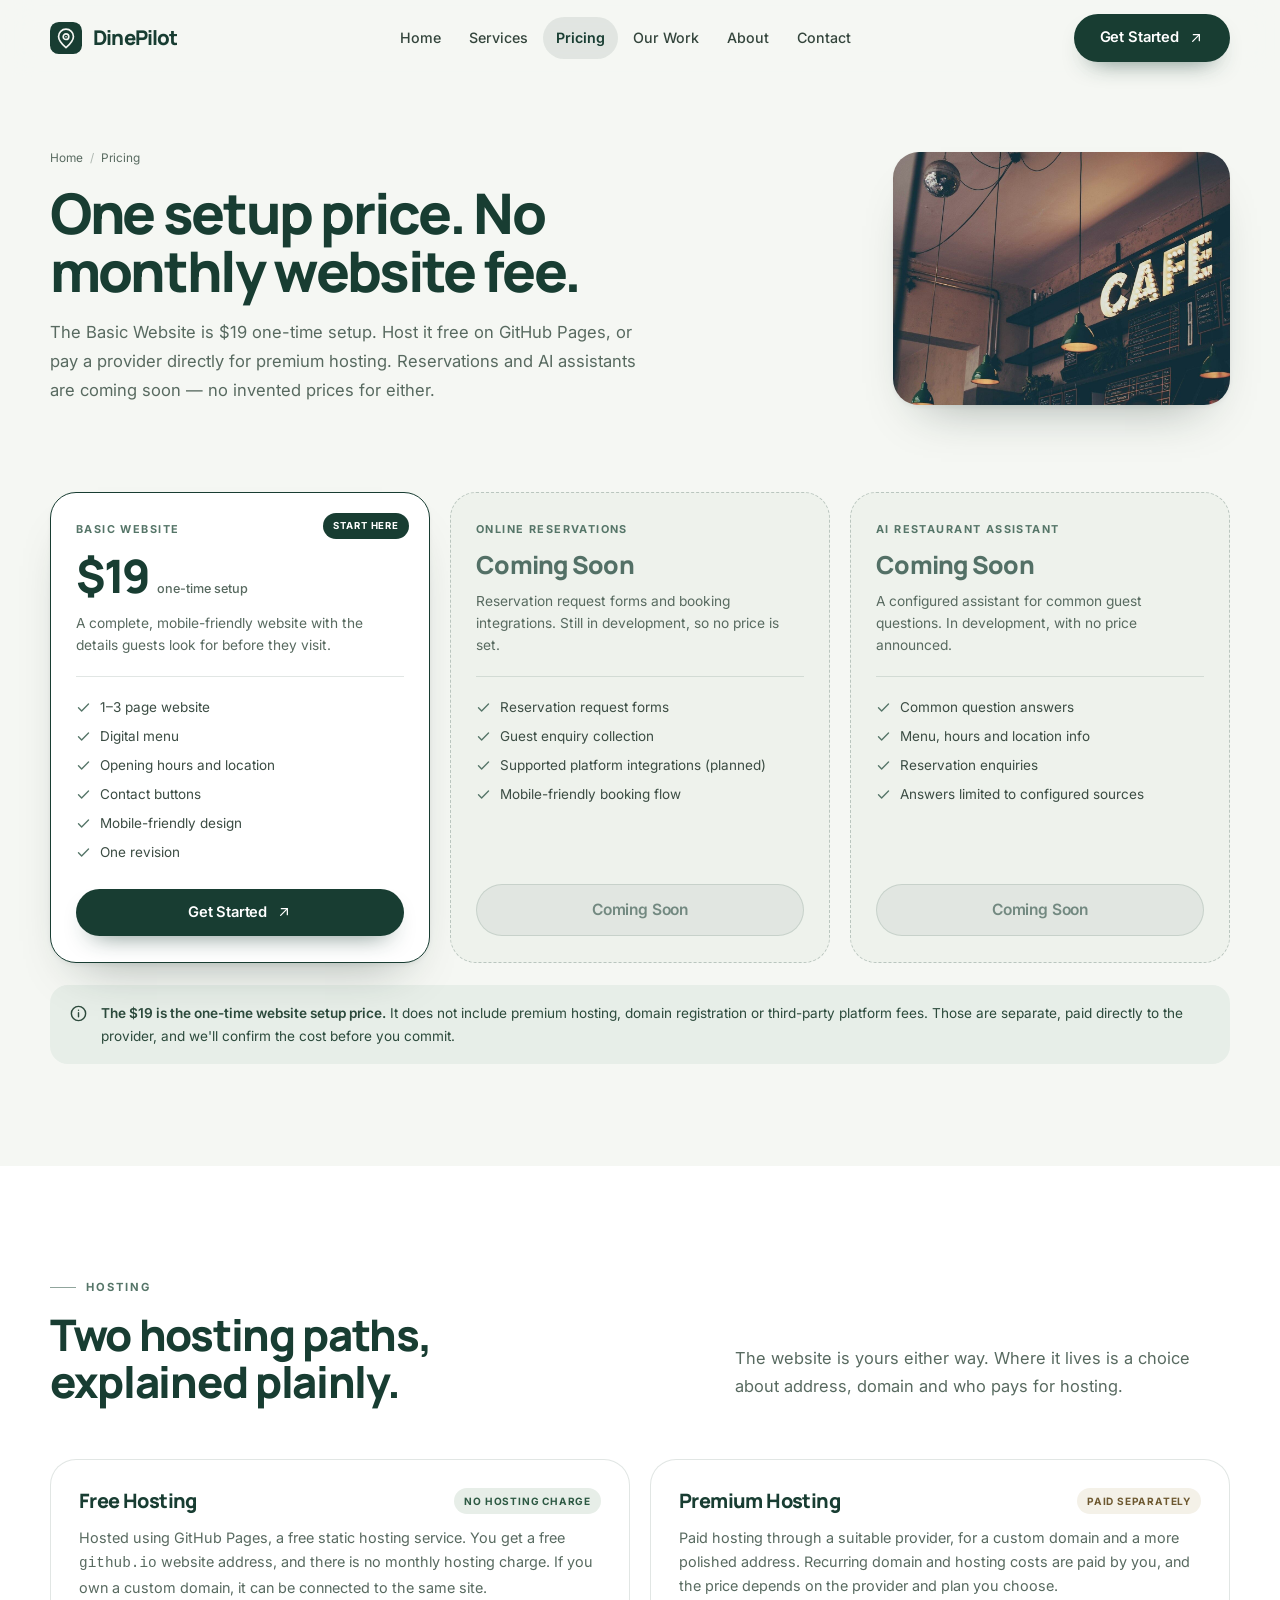
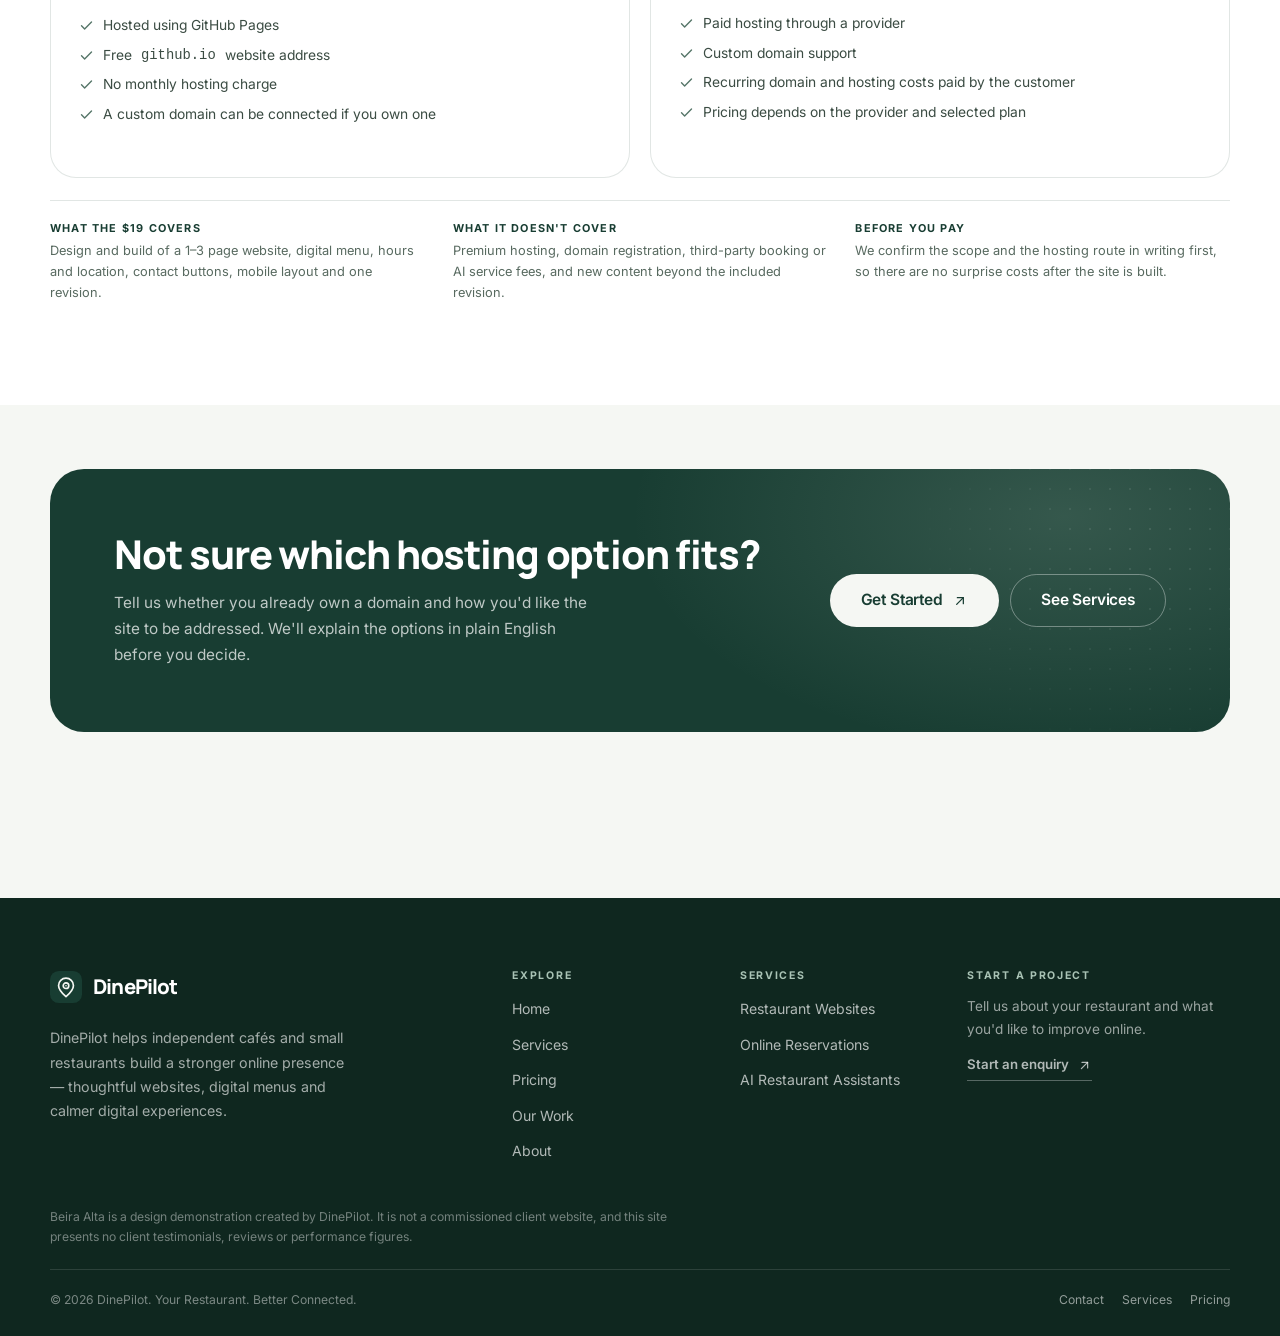
<file: pricing.html>
<!DOCTYPE html>
<html lang="en">
<head>
  <meta charset="utf-8">
  <meta name="viewport" content="width=device-width, initial-scale=1">
  <title>Pricing — Restaurant Websites from $19 Setup | DinePilot</title>
  <meta name="description" content="A complete restaurant website for a $19 one-time setup price. Choose free GitHub Pages hosting or paid premium hosting. Reservations and AI assistants are coming soon.">
  <meta name="theme-color" content="#183D32">
  <meta name="robots" content="index, follow">
  <meta property="og:type" content="website">
  <meta property="og:site_name" content="DinePilot">
  <meta property="og:title" content="Pricing — DinePilot">
  <meta property="og:description" content="A $19 one-time website setup price, with a free hosting option. Hosting, domains and third-party costs explained plainly.">
  <meta property="og:image" content="assets/img/brunch-table.jpg">
  <meta name="twitter:card" content="summary_large_image">
  <link rel="icon" href="favicon.svg" type="image/svg+xml">
  <link rel="preconnect" href="https://fonts.googleapis.com">
  <link rel="preconnect" href="https://fonts.gstatic.com" crossorigin>
  <link href="https://fonts.googleapis.com/css2?family=Inter:wght@400;500;600&family=Manrope:wght@600;700;800&display=swap" rel="stylesheet">
  <link rel="stylesheet" href="assets/css/styles.css"></head>
<body>
  <a class="skip-link" href="#main">Skip to content</a>

  <header class="site-header" data-header>
    <div class="container nav">
      <a class="brand" href="index.html" aria-label="DinePilot home">
        <svg viewBox="0 0 40 40" aria-hidden="true" focusable="false">
          <rect width="40" height="40" rx="11" fill="#183D32"/>
          <path d="M20 9c-5.2 0-9.3 4-9.3 9.1 0 5.6 6.3 11.4 9.3 14 3-2.6 9.3-8.4 9.3-14C29.3 13 25.2 9 20 9Z" fill="none" stroke="#F5F7F3" stroke-width="2.1" stroke-linejoin="round"/>
          <circle cx="20" cy="18.4" r="3.5" fill="none" stroke="#F5F7F3" stroke-width="2.1"/>
          <circle cx="20" cy="18.4" r="1" fill="#F5F7F3"/>
        </svg>
        DinePilot
      </a>

      <nav aria-label="Primary">
        <ul class="nav__links">
          <li><a href="index.html">Home</a></li>
          <li><a href="services.html">Services</a></li>
          <li><a href="pricing.html" aria-current="page">Pricing</a></li>
          <li><a href="work.html">Our Work</a></li>
          <li><a href="about.html">About</a></li>
          <li><a href="contact.html">Contact</a></li>
        </ul>
      </nav>

      <div class="nav__cta">
        <a class="btn btn--primary" href="contact.html">
          Get Started
          <svg viewBox="0 0 24 24" fill="none" stroke="currentColor" stroke-width="1.9" stroke-linecap="round" stroke-linejoin="round" aria-hidden="true"><path d="M7 17 17 7"/><path d="M8 7h9v9"/></svg>
        </a>
        <button class="nav__toggle" type="button" aria-expanded="false" aria-controls="mobile-nav" aria-label="Open menu" data-nav-toggle><span></span></button>
      </div>
    </div>

    <div class="mobile-nav" id="mobile-nav" data-mobile-nav>
      <nav aria-label="Mobile">
        <ul>
          <li><a href="index.html">Home</a></li>
          <li><a href="services.html">Services</a></li>
          <li><a href="pricing.html" aria-current="page">Pricing</a></li>
          <li><a href="work.html">Our Work</a></li>
          <li><a href="about.html">About</a></li>
          <li><a href="contact.html">Contact</a></li>
        </ul>
      </nav>
      <a class="btn btn--primary" href="contact.html">Get Started</a>
    </div>
  </header>

  <main id="main">
    <section class="page-hero">
      <div class="container page-hero__grid">
        <div>
          <nav class="crumbs" aria-label="Breadcrumb">
            <a href="index.html">Home</a>
            <span class="sep">/</span>
            <span aria-current="page">Pricing</span>
          </nav>
          <h1>One setup price. No monthly website fee.</h1>
          <p class="lede">The Basic Website is $19 one-time setup. Host it free on GitHub Pages, or pay a provider directly for premium hosting. Reservations and AI assistants are coming soon — no invented prices for either.</p>
        </div>
        <aside class="page-hero__aside">
          <img src="assets/img/brunch-table.jpg" alt="Overhead view of a brunch table with coffee, pastries and shared plates" loading="eager" decoding="async">
        </aside>
      </div>
    </section>

    <section class="section" style="padding-top: clamp(24px, 3.4vw, 36px);">
      <div class="container">
        <div class="pricing-grid">
          <article class="price-card price-card--featured reveal">
            <span class="price-card__flag">Start here</span>
            <span class="price-card__label">Basic Website</span>
            <div class="price"><strong>$19</strong><span>one-time setup</span></div>
            <p class="price-desc">A complete, mobile-friendly website with the details guests look for before they visit.</p>
            <ul class="checklist">
              <li><svg viewBox="0 0 24 24" fill="none" stroke="currentColor" stroke-width="2.2" stroke-linecap="round" stroke-linejoin="round" aria-hidden="true"><path d="m4 12.5 5 5L20 6.5"/></svg>1–3 page website</li>
              <li><svg viewBox="0 0 24 24" fill="none" stroke="currentColor" stroke-width="2.2" stroke-linecap="round" stroke-linejoin="round" aria-hidden="true"><path d="m4 12.5 5 5L20 6.5"/></svg>Digital menu</li>
              <li><svg viewBox="0 0 24 24" fill="none" stroke="currentColor" stroke-width="2.2" stroke-linecap="round" stroke-linejoin="round" aria-hidden="true"><path d="m4 12.5 5 5L20 6.5"/></svg>Opening hours and location</li>
              <li><svg viewBox="0 0 24 24" fill="none" stroke="currentColor" stroke-width="2.2" stroke-linecap="round" stroke-linejoin="round" aria-hidden="true"><path d="m4 12.5 5 5L20 6.5"/></svg>Contact buttons</li>
              <li><svg viewBox="0 0 24 24" fill="none" stroke="currentColor" stroke-width="2.2" stroke-linecap="round" stroke-linejoin="round" aria-hidden="true"><path d="m4 12.5 5 5L20 6.5"/></svg>Mobile-friendly design</li>
              <li><svg viewBox="0 0 24 24" fill="none" stroke="currentColor" stroke-width="2.2" stroke-linecap="round" stroke-linejoin="round" aria-hidden="true"><path d="m4 12.5 5 5L20 6.5"/></svg>One revision</li>
            </ul>
            <a class="btn btn--primary btn--block" href="contact.html">
              Get Started
              <svg viewBox="0 0 24 24" fill="none" stroke="currentColor" stroke-width="1.9" stroke-linecap="round" stroke-linejoin="round" aria-hidden="true"><path d="M7 17 17 7"/><path d="M8 7h9v9"/></svg>
            </a>
          </article>

          <article class="price-card price-card--soon reveal" style="--reveal-delay: 80ms;">
            <span class="price-card__label">Online Reservations</span>
            <div class="price price--soon"><strong>Coming Soon</strong></div>
            <p class="price-desc">Reservation request forms and booking integrations. Still in development, so no price is set.</p>
            <ul class="checklist">
              <li><svg viewBox="0 0 24 24" fill="none" stroke="currentColor" stroke-width="2.2" stroke-linecap="round" stroke-linejoin="round" aria-hidden="true"><path d="m4 12.5 5 5L20 6.5"/></svg>Reservation request forms</li>
              <li><svg viewBox="0 0 24 24" fill="none" stroke="currentColor" stroke-width="2.2" stroke-linecap="round" stroke-linejoin="round" aria-hidden="true"><path d="m4 12.5 5 5L20 6.5"/></svg>Guest enquiry collection</li>
              <li><svg viewBox="0 0 24 24" fill="none" stroke="currentColor" stroke-width="2.2" stroke-linecap="round" stroke-linejoin="round" aria-hidden="true"><path d="m4 12.5 5 5L20 6.5"/></svg>Supported platform integrations (planned)</li>
              <li><svg viewBox="0 0 24 24" fill="none" stroke="currentColor" stroke-width="2.2" stroke-linecap="round" stroke-linejoin="round" aria-hidden="true"><path d="m4 12.5 5 5L20 6.5"/></svg>Mobile-friendly booking flow</li>
            </ul>
            <span class="btn btn--block btn--lg btn--disabled" aria-disabled="true">Coming Soon</span>
          </article>

          <article class="price-card price-card--soon reveal" style="--reveal-delay: 160ms;">
            <span class="price-card__label">AI Restaurant Assistant</span>
            <div class="price price--soon"><strong>Coming Soon</strong></div>
            <p class="price-desc">A configured assistant for common guest questions. In development, with no price announced.</p>
            <ul class="checklist">
              <li><svg viewBox="0 0 24 24" fill="none" stroke="currentColor" stroke-width="2.2" stroke-linecap="round" stroke-linejoin="round" aria-hidden="true"><path d="m4 12.5 5 5L20 6.5"/></svg>Common question answers</li>
              <li><svg viewBox="0 0 24 24" fill="none" stroke="currentColor" stroke-width="2.2" stroke-linecap="round" stroke-linejoin="round" aria-hidden="true"><path d="m4 12.5 5 5L20 6.5"/></svg>Menu, hours and location info</li>
              <li><svg viewBox="0 0 24 24" fill="none" stroke="currentColor" stroke-width="2.2" stroke-linecap="round" stroke-linejoin="round" aria-hidden="true"><path d="m4 12.5 5 5L20 6.5"/></svg>Reservation enquiries</li>
              <li><svg viewBox="0 0 24 24" fill="none" stroke="currentColor" stroke-width="2.2" stroke-linecap="round" stroke-linejoin="round" aria-hidden="true"><path d="m4 12.5 5 5L20 6.5"/></svg>Answers limited to configured sources</li>
            </ul>
            <span class="btn btn--block btn--lg btn--disabled" aria-disabled="true">Coming Soon</span>
          </article>
        </div>

        <div class="cost-note reveal">
          <svg viewBox="0 0 24 24" fill="none" stroke="currentColor" stroke-width="1.8" stroke-linecap="round" stroke-linejoin="round" aria-hidden="true"><circle cx="12" cy="12" r="9"/><path d="M12 11v5M12 8h.01"/></svg>
          <p><strong>The $19 is the one-time website setup price.</strong> It does not include premium hosting, domain registration or third-party platform fees. Those are separate, paid directly to the provider, and we'll confirm the cost before you commit.</p>
        </div>
      </div>
    </section>

    <section class="section section--white">
      <div class="container">
        <div class="section-head section-head--split">
          <div class="reveal">
            <span class="eyebrow">Hosting</span>
            <h2 class="section-title" style="margin-top: 14px;">Two hosting paths, explained plainly.</h2>
          </div>
          <p class="section-lede reveal" style="--reveal-delay: 80ms;">The website is yours either way. Where it lives is a choice about address, domain and who pays for hosting.</p>
        </div>

        <div class="hosting-grid">
          <article class="hosting-card reveal">
            <div class="hosting-card__head">
              <h3>Free Hosting</h3>
              <span class="tag">No hosting charge</span>
            </div>
            <p>Hosted using GitHub Pages, a free static hosting service. You get a free <code>github.io</code> website address, and there is no monthly hosting charge. If you own a custom domain, it can be connected to the same site.</p>
            <ul class="checklist">
              <li><svg viewBox="0 0 24 24" fill="none" stroke="currentColor" stroke-width="2.2" stroke-linecap="round" stroke-linejoin="round" aria-hidden="true"><path d="m4 12.5 5 5L20 6.5"/></svg>Hosted using GitHub Pages</li>
              <li><svg viewBox="0 0 24 24" fill="none" stroke="currentColor" stroke-width="2.2" stroke-linecap="round" stroke-linejoin="round" aria-hidden="true"><path d="m4 12.5 5 5L20 6.5"/></svg>Free <code>github.io</code> website address</li>
              <li><svg viewBox="0 0 24 24" fill="none" stroke="currentColor" stroke-width="2.2" stroke-linecap="round" stroke-linejoin="round" aria-hidden="true"><path d="m4 12.5 5 5L20 6.5"/></svg>No monthly hosting charge</li>
              <li><svg viewBox="0 0 24 24" fill="none" stroke="currentColor" stroke-width="2.2" stroke-linecap="round" stroke-linejoin="round" aria-hidden="true"><path d="m4 12.5 5 5L20 6.5"/></svg>A custom domain can be connected if you own one</li>
            </ul>
          </article>

          <article class="hosting-card reveal" style="--reveal-delay: 80ms;">
            <div class="hosting-card__head">
              <h3>Premium Hosting</h3>
              <span class="tag tag--paid">Paid separately</span>
            </div>
            <p>Paid hosting through a suitable provider, for a custom domain and a more polished address. Recurring domain and hosting costs are paid by you, and the price depends on the provider and plan you choose.</p>
            <ul class="checklist">
              <li><svg viewBox="0 0 24 24" fill="none" stroke="currentColor" stroke-width="2.2" stroke-linecap="round" stroke-linejoin="round" aria-hidden="true"><path d="m4 12.5 5 5L20 6.5"/></svg>Paid hosting through a provider</li>
              <li><svg viewBox="0 0 24 24" fill="none" stroke="currentColor" stroke-width="2.2" stroke-linecap="round" stroke-linejoin="round" aria-hidden="true"><path d="m4 12.5 5 5L20 6.5"/></svg>Custom domain support</li>
              <li><svg viewBox="0 0 24 24" fill="none" stroke="currentColor" stroke-width="2.2" stroke-linecap="round" stroke-linejoin="round" aria-hidden="true"><path d="m4 12.5 5 5L20 6.5"/></svg>Recurring domain and hosting costs paid by the customer</li>
              <li><svg viewBox="0 0 24 24" fill="none" stroke="currentColor" stroke-width="2.2" stroke-linecap="round" stroke-linejoin="round" aria-hidden="true"><path d="m4 12.5 5 5L20 6.5"/></svg>Pricing depends on the provider and selected plan</li>
            </ul>
          </article>
        </div>

        <div class="fine-print">
          <div>
            <h4>What the $19 covers</h4>
            Design and build of a 1–3 page website, digital menu, hours and location, contact buttons, mobile layout and one revision.
          </div>
          <div>
            <h4>What it doesn't cover</h4>
            Premium hosting, domain registration, third-party booking or AI service fees, and new content beyond the included revision.
          </div>
          <div>
            <h4>Before you pay</h4>
            We confirm the scope and the hosting route in writing first, so there are no surprise costs after the site is built.
          </div>
        </div>
      </div>
    </section>

    <section class="section section--tight">
      <div class="container">
        <div class="cta-panel reveal">
          <div class="cta-panel__inner">
            <div>
              <h2>Not sure which hosting option fits?</h2>
              <p>Tell us whether you already own a domain and how you'd like the site to be addressed. We'll explain the options in plain English before you decide.</p>
            </div>
            <div class="cta-panel__actions">
              <a class="btn btn--light btn--lg" href="contact.html">
                Get Started
                <svg viewBox="0 0 24 24" fill="none" stroke="currentColor" stroke-width="1.9" stroke-linecap="round" stroke-linejoin="round" aria-hidden="true"><path d="M7 17 17 7"/><path d="M8 7h9v9"/></svg>
              </a>
              <a class="btn btn--outline-light btn--lg" href="services.html">See Services</a>
            </div>
          </div>
        </div>
      </div>
    </section>
  </main>

  <footer class="site-footer">
    <div class="container">
      <div class="footer__grid">
        <div>
          <a class="brand brand--footer" href="index.html" aria-label="DinePilot home">
            <svg viewBox="0 0 40 40" aria-hidden="true" focusable="false">
              <rect width="40" height="40" rx="11" fill="#183D32"/>
              <path d="M20 9c-5.2 0-9.3 4-9.3 9.1 0 5.6 6.3 11.4 9.3 14 3-2.6 9.3-8.4 9.3-14C29.3 13 25.2 9 20 9Z" fill="none" stroke="#F5F7F3" stroke-width="2.1" stroke-linejoin="round"/>
              <circle cx="20" cy="18.4" r="3.5" fill="none" stroke="#F5F7F3" stroke-width="2.1"/>
              <circle cx="20" cy="18.4" r="1" fill="#F5F7F3"/>
            </svg>
            DinePilot
          </a>
          <p class="footer__about">DinePilot helps independent cafés and small restaurants build a stronger online presence — thoughtful websites, digital menus and calmer digital experiences.</p>
        </div>
        <div class="footer__col">
          <h4>Explore</h4>
          <ul>
            <li><a href="index.html">Home</a></li>
            <li><a href="services.html">Services</a></li>
            <li><a href="pricing.html">Pricing</a></li>
            <li><a href="work.html">Our Work</a></li>
            <li><a href="about.html">About</a></li>
          </ul>
        </div>
        <div class="footer__col">
          <h4>Services</h4>
          <ul>
            <li><a href="services.html#websites">Restaurant Websites</a></li>
            <li><a href="services.html#reservations">Online Reservations</a></li>
            <li><a href="services.html#assistants">AI Restaurant Assistants</a></li>
          </ul>
        </div>
        <div class="footer__col">
          <h4>Start a project</h4>
          <p>Tell us about your restaurant and what you'd like to improve online.</p>
          <a class="link-arrow link-arrow--light" href="contact.html">
            Start an enquiry
            <svg viewBox="0 0 24 24" fill="none" stroke="currentColor" stroke-width="1.9" stroke-linecap="round" stroke-linejoin="round" aria-hidden="true"><path d="M7 17 17 7"/><path d="M8 7h9v9"/></svg>
          </a>
        </div>
      </div>
      <p class="footer__note">Beira Alta is a design demonstration created by DinePilot. It is not a commissioned client website, and this site presents no client testimonials, reviews or performance figures.</p>
      <div class="footer__bottom">
        <p>© <span data-year>2026</span> DinePilot. Your Restaurant. Better Connected.</p>
        <ul>
          <li><a href="contact.html">Contact</a></li>
          <li><a href="services.html">Services</a></li>
          <li><a href="pricing.html">Pricing</a></li>
        </ul>
      </div>
    </div>
  </footer>

  <script src="assets/js/main.js" defer></script>
</body>
</html>
</file>
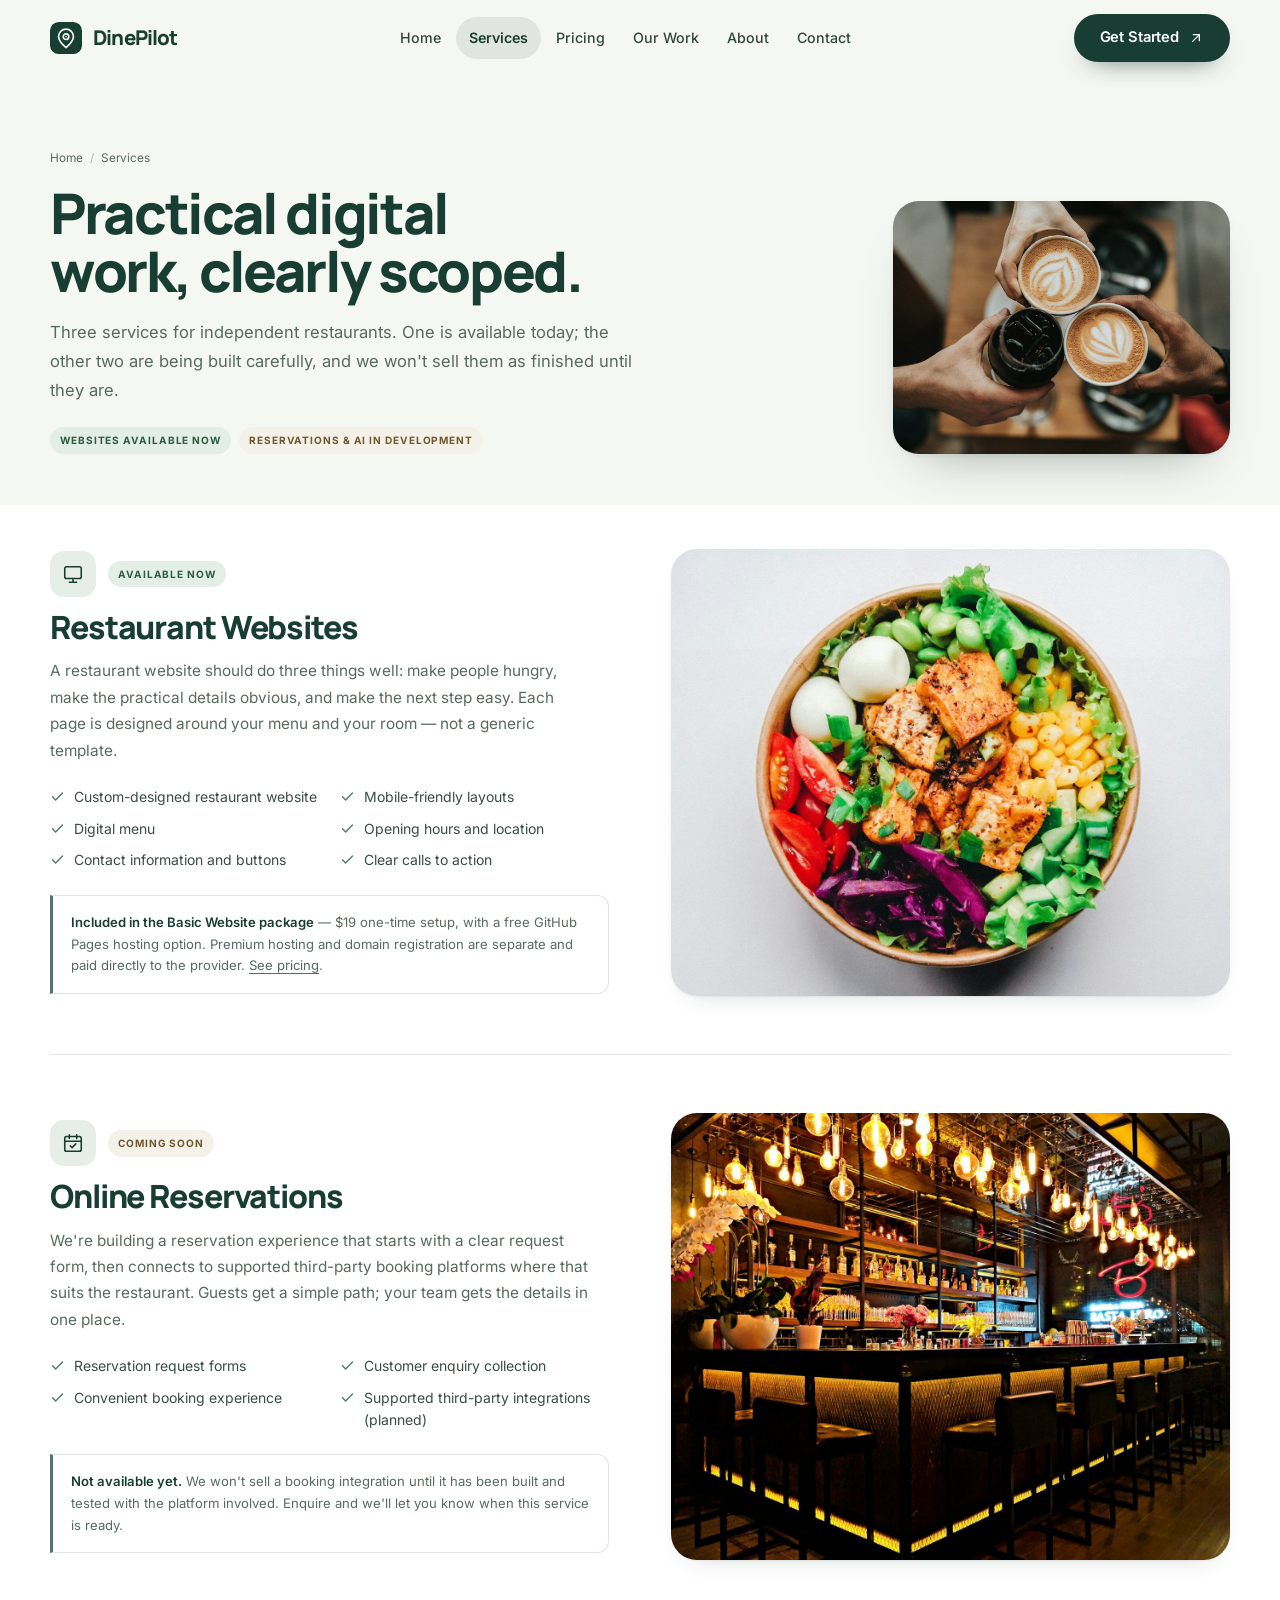
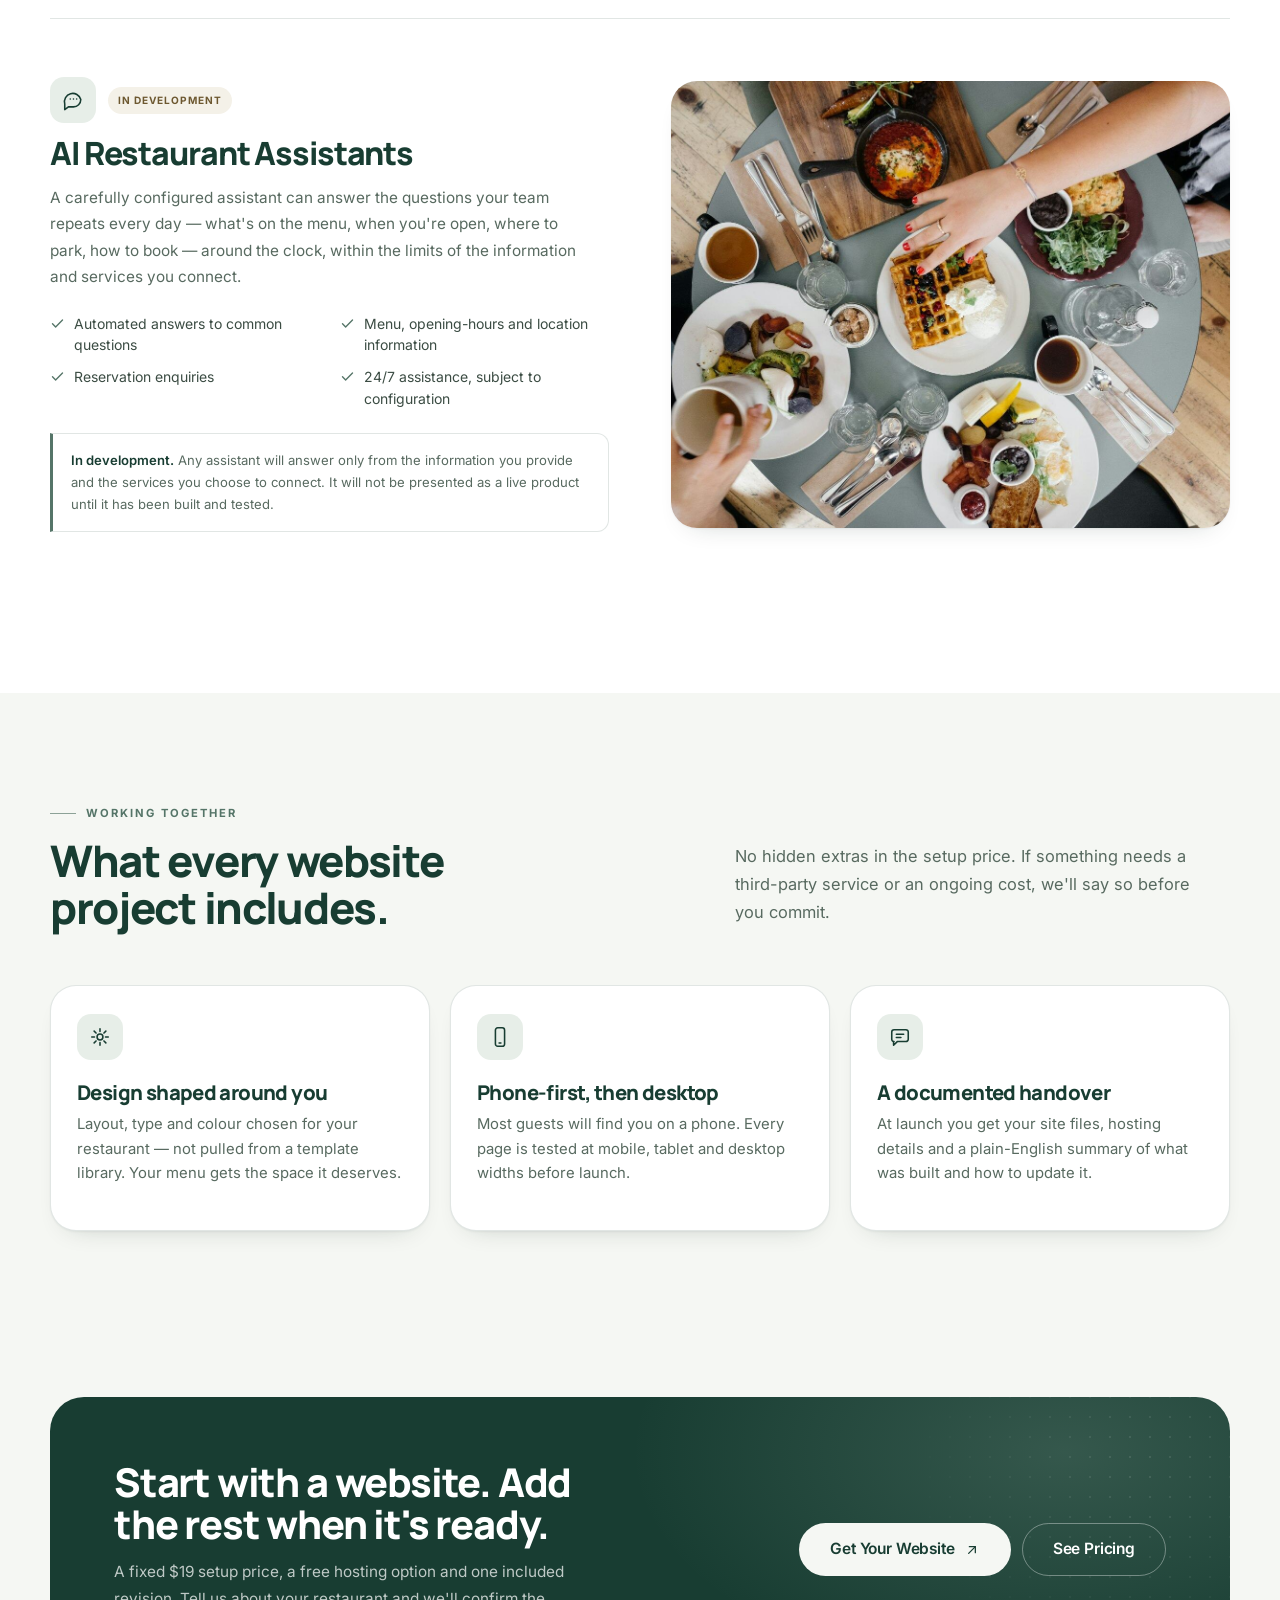
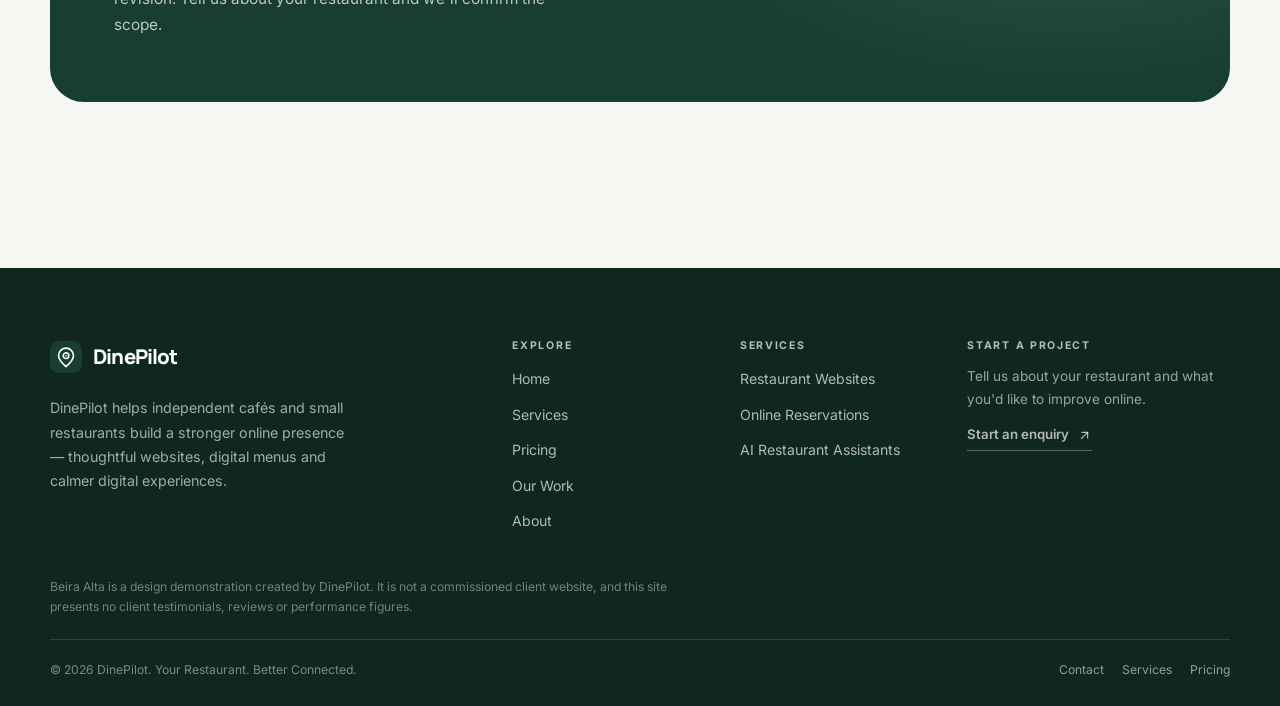
<file: services.html>
<!DOCTYPE html>
<html lang="en">
<head>
  <meta charset="utf-8">
  <meta name="viewport" content="width=device-width, initial-scale=1">
  <title>Services — Restaurant Websites, Reservations &amp; AI Assistants | DinePilot</title>
  <meta name="description" content="Restaurant websites available now, with online reservations and AI restaurant assistants in development. See exactly what each DinePilot service includes.">
  <meta name="theme-color" content="#183D32">
  <meta name="robots" content="index, follow">
  <meta property="og:type" content="website">
  <meta property="og:site_name" content="DinePilot">
  <meta property="og:title" content="Services — DinePilot">
  <meta property="og:description" content="Beautiful restaurant websites available now. Reservations and AI assistants in development — clearly labelled, honestly scoped.">
  <meta property="og:image" content="assets/img/dining-room.jpg">
  <meta name="twitter:card" content="summary_large_image">
  <link rel="icon" href="favicon.svg" type="image/svg+xml">
  <link rel="preconnect" href="https://fonts.googleapis.com">
  <link rel="preconnect" href="https://fonts.gstatic.com" crossorigin>
  <link href="https://fonts.googleapis.com/css2?family=Inter:wght@400;500;600&family=Manrope:wght@600;700;800&display=swap" rel="stylesheet">
  <link rel="stylesheet" href="assets/css/styles.css"></head>
<body>
  <a class="skip-link" href="#main">Skip to content</a>

  <header class="site-header" data-header>
    <div class="container nav">
      <a class="brand" href="index.html" aria-label="DinePilot home">
        <svg viewBox="0 0 40 40" aria-hidden="true" focusable="false">
          <rect width="40" height="40" rx="11" fill="#183D32"/>
          <path d="M20 9c-5.2 0-9.3 4-9.3 9.1 0 5.6 6.3 11.4 9.3 14 3-2.6 9.3-8.4 9.3-14C29.3 13 25.2 9 20 9Z" fill="none" stroke="#F5F7F3" stroke-width="2.1" stroke-linejoin="round"/>
          <circle cx="20" cy="18.4" r="3.5" fill="none" stroke="#F5F7F3" stroke-width="2.1"/>
          <circle cx="20" cy="18.4" r="1" fill="#F5F7F3"/>
        </svg>
        DinePilot
      </a>

      <nav aria-label="Primary">
        <ul class="nav__links">
          <li><a href="index.html">Home</a></li>
          <li><a href="services.html" aria-current="page">Services</a></li>
          <li><a href="pricing.html">Pricing</a></li>
          <li><a href="work.html">Our Work</a></li>
          <li><a href="about.html">About</a></li>
          <li><a href="contact.html">Contact</a></li>
        </ul>
      </nav>

      <div class="nav__cta">
        <a class="btn btn--primary" href="contact.html">
          Get Started
          <svg viewBox="0 0 24 24" fill="none" stroke="currentColor" stroke-width="1.9" stroke-linecap="round" stroke-linejoin="round" aria-hidden="true"><path d="M7 17 17 7"/><path d="M8 7h9v9"/></svg>
        </a>
        <button class="nav__toggle" type="button" aria-expanded="false" aria-controls="mobile-nav" aria-label="Open menu" data-nav-toggle><span></span></button>
      </div>
    </div>

    <div class="mobile-nav" id="mobile-nav" data-mobile-nav>
      <nav aria-label="Mobile">
        <ul>
          <li><a href="index.html">Home</a></li>
          <li><a href="services.html" aria-current="page">Services</a></li>
          <li><a href="pricing.html">Pricing</a></li>
          <li><a href="work.html">Our Work</a></li>
          <li><a href="about.html">About</a></li>
          <li><a href="contact.html">Contact</a></li>
        </ul>
      </nav>
      <a class="btn btn--primary" href="contact.html">Get Started</a>
    </div>
  </header>

  <main id="main">
    <section class="page-hero">
      <div class="container page-hero__grid">
        <div>
          <nav class="crumbs" aria-label="Breadcrumb">
            <a href="index.html">Home</a>
            <span class="sep">/</span>
            <span aria-current="page">Services</span>
          </nav>
          <h1>Practical digital work, clearly scoped.</h1>
          <p class="lede">Three services for independent restaurants. One is available today; the other two are being built carefully, and we won't sell them as finished until they are.</p>
          <div class="page-hero__meta">
            <span class="status status--live">Websites available now</span>
            <span class="status status--soon">Reservations &amp; AI in development</span>
          </div>
        </div>
        <aside class="page-hero__aside">
          <img src="assets/img/dining-room.jpg" alt="Bright restaurant dining room with white tablecloths and large windows" loading="eager" decoding="async">
        </aside>
      </div>
    </section>

    <section class="section section--white" style="padding-top: clamp(28px, 4vw, 44px);">
      <div class="container">
        <article class="service-block" id="websites">
          <div>
            <div class="service-block__head">
              <span class="icon-box">
                <svg viewBox="0 0 24 24" fill="none" stroke="currentColor" stroke-width="1.7" stroke-linecap="round" stroke-linejoin="round" aria-hidden="true"><rect x="3" y="4" width="18" height="13" rx="2"/><path d="M8 21h8M12 17v4"/></svg>
              </span>
              <span class="status status--live">Available now</span>
            </div>
            <h2>Restaurant Websites</h2>
            <p>A restaurant website should do three things well: make people hungry, make the practical details obvious, and make the next step easy. Each page is designed around your menu and your room — not a generic template.</p>
            <ul class="feature-list">
              <li><svg viewBox="0 0 24 24" fill="none" stroke="currentColor" stroke-width="2.2" stroke-linecap="round" stroke-linejoin="round" aria-hidden="true"><path d="m4 12.5 5 5L20 6.5"/></svg>Custom-designed restaurant website</li>
              <li><svg viewBox="0 0 24 24" fill="none" stroke="currentColor" stroke-width="2.2" stroke-linecap="round" stroke-linejoin="round" aria-hidden="true"><path d="m4 12.5 5 5L20 6.5"/></svg>Mobile-friendly layouts</li>
              <li><svg viewBox="0 0 24 24" fill="none" stroke="currentColor" stroke-width="2.2" stroke-linecap="round" stroke-linejoin="round" aria-hidden="true"><path d="m4 12.5 5 5L20 6.5"/></svg>Digital menu</li>
              <li><svg viewBox="0 0 24 24" fill="none" stroke="currentColor" stroke-width="2.2" stroke-linecap="round" stroke-linejoin="round" aria-hidden="true"><path d="m4 12.5 5 5L20 6.5"/></svg>Opening hours and location</li>
              <li><svg viewBox="0 0 24 24" fill="none" stroke="currentColor" stroke-width="2.2" stroke-linecap="round" stroke-linejoin="round" aria-hidden="true"><path d="m4 12.5 5 5L20 6.5"/></svg>Contact information and buttons</li>
              <li><svg viewBox="0 0 24 24" fill="none" stroke="currentColor" stroke-width="2.2" stroke-linecap="round" stroke-linejoin="round" aria-hidden="true"><path d="m4 12.5 5 5L20 6.5"/></svg>Clear calls to action</li>
            </ul>
            <div class="note-panel"><strong>Included in the Basic Website package</strong> — $19 one-time setup, with a free GitHub Pages hosting option. Premium hosting and domain registration are separate and paid directly to the provider. <a href="pricing.html" style="text-decoration: underline; text-underline-offset: 3px;">See pricing</a>.</div>
          </div>
          <div class="service-block__media">
            <img src="assets/img/cafe-counter.jpg" alt="Independent café interior with wooden tables and a long service counter" loading="lazy" decoding="async">
          </div>
        </article>

        <article class="service-block service-block--flip" id="reservations">
          <div>
            <div class="service-block__head">
              <span class="icon-box">
                <svg viewBox="0 0 24 24" fill="none" stroke="currentColor" stroke-width="1.7" stroke-linecap="round" stroke-linejoin="round" aria-hidden="true"><rect x="3" y="5" width="18" height="16" rx="2"/><path d="M8 3v4M16 3v4M3 10h18"/><path d="m9 15 2 2 4-4"/></svg>
              </span>
              <span class="status status--soon">Coming soon</span>
            </div>
            <h2>Online Reservations</h2>
            <p>We're building a reservation experience that starts with a clear request form, then connects to supported third-party booking platforms where that suits the restaurant. Guests get a simple path; your team gets the details in one place.</p>
            <ul class="feature-list">
              <li><svg viewBox="0 0 24 24" fill="none" stroke="currentColor" stroke-width="2.2" stroke-linecap="round" stroke-linejoin="round" aria-hidden="true"><path d="m4 12.5 5 5L20 6.5"/></svg>Reservation request forms</li>
              <li><svg viewBox="0 0 24 24" fill="none" stroke="currentColor" stroke-width="2.2" stroke-linecap="round" stroke-linejoin="round" aria-hidden="true"><path d="m4 12.5 5 5L20 6.5"/></svg>Customer enquiry collection</li>
              <li><svg viewBox="0 0 24 24" fill="none" stroke="currentColor" stroke-width="2.2" stroke-linecap="round" stroke-linejoin="round" aria-hidden="true"><path d="m4 12.5 5 5L20 6.5"/></svg>Convenient booking experience</li>
              <li><svg viewBox="0 0 24 24" fill="none" stroke="currentColor" stroke-width="2.2" stroke-linecap="round" stroke-linejoin="round" aria-hidden="true"><path d="m4 12.5 5 5L20 6.5"/></svg>Supported third-party integrations (planned)</li>
            </ul>
            <div class="note-panel"><strong>Not available yet.</strong> We won't sell a booking integration until it has been built and tested with the platform involved. Enquire and we'll let you know when this service is ready.</div>
          </div>
          <div class="service-block__media">
            <img src="assets/img/terrace.jpg" alt="Restaurant terrace set for service beside the water at golden hour" loading="lazy" decoding="async">
          </div>
        </article>

        <article class="service-block" id="assistants">
          <div>
            <div class="service-block__head">
              <span class="icon-box">
                <svg viewBox="0 0 24 24" fill="none" stroke="currentColor" stroke-width="1.7" stroke-linecap="round" stroke-linejoin="round" aria-hidden="true"><path d="M20.5 11.5a8 8 0 0 1-8 8H7l-4 3v-6.2A8 8 0 1 1 20.5 11.5Z"/><path d="M9 11h.01M12.5 11h.01M16 11h.01"/></svg>
              </span>
              <span class="status status--soon">In development</span>
            </div>
            <h2>AI Restaurant Assistants</h2>
            <p>A carefully configured assistant can answer the questions your team repeats every day — what's on the menu, when you're open, where to park, how to book — around the clock, within the limits of the information and services you connect.</p>
            <ul class="feature-list">
              <li><svg viewBox="0 0 24 24" fill="none" stroke="currentColor" stroke-width="2.2" stroke-linecap="round" stroke-linejoin="round" aria-hidden="true"><path d="m4 12.5 5 5L20 6.5"/></svg>Automated answers to common questions</li>
              <li><svg viewBox="0 0 24 24" fill="none" stroke="currentColor" stroke-width="2.2" stroke-linecap="round" stroke-linejoin="round" aria-hidden="true"><path d="m4 12.5 5 5L20 6.5"/></svg>Menu, opening-hours and location information</li>
              <li><svg viewBox="0 0 24 24" fill="none" stroke="currentColor" stroke-width="2.2" stroke-linecap="round" stroke-linejoin="round" aria-hidden="true"><path d="m4 12.5 5 5L20 6.5"/></svg>Reservation enquiries</li>
              <li><svg viewBox="0 0 24 24" fill="none" stroke="currentColor" stroke-width="2.2" stroke-linecap="round" stroke-linejoin="round" aria-hidden="true"><path d="m4 12.5 5 5L20 6.5"/></svg>24/7 assistance, subject to configuration</li>
            </ul>
            <div class="note-panel"><strong>In development.</strong> Any assistant will answer only from the information you provide and the services you choose to connect. It will not be presented as a live product until it has been built and tested.</div>
          </div>
          <div class="service-block__media">
            <img src="assets/img/coffee-cheers.jpg" alt="Three people bringing together lattes and coffee cups over a café table" loading="lazy" decoding="async">
          </div>
        </article>
      </div>
    </section>

    <section class="section">
      <div class="container">
        <div class="section-head section-head--split">
          <div class="reveal">
            <span class="eyebrow">Working together</span>
            <h2 class="section-title" style="margin-top: 14px;">What every website project includes.</h2>
          </div>
          <p class="section-lede reveal" style="--reveal-delay: 80ms;">No hidden extras in the setup price. If something needs a third-party service or an ongoing cost, we'll say so before you commit.</p>
        </div>
        <div class="services__grid">
          <article class="service-card reveal">
            <div class="service-card__top">
              <span class="icon-box">
                <svg viewBox="0 0 24 24" fill="none" stroke="currentColor" stroke-width="1.7" stroke-linecap="round" stroke-linejoin="round" aria-hidden="true"><path d="M12 3v3M12 18v3M3 12h3M18 12h3M5.6 5.6l2.1 2.1M16.3 16.3l2.1 2.1M18.4 5.6l-2.1 2.1M7.7 16.3l-2.1 2.1"/><circle cx="12" cy="12" r="3.2"/></svg>
              </span>
            </div>
            <h3>Design shaped around you</h3>
            <p>Layout, type and colour chosen for your restaurant — not pulled from a template library. Your menu gets the space it deserves.</p>
          </article>
          <article class="service-card reveal" style="--reveal-delay: 80ms;">
            <div class="service-card__top">
              <span class="icon-box">
                <svg viewBox="0 0 24 24" fill="none" stroke="currentColor" stroke-width="1.7" stroke-linecap="round" stroke-linejoin="round" aria-hidden="true"><rect x="7" y="2" width="10" height="20" rx="2.5"/><path d="M11 18.5h2"/></svg>
              </span>
            </div>
            <h3>Phone-first, then desktop</h3>
            <p>Most guests will find you on a phone. Every page is tested at mobile, tablet and desktop widths before launch.</p>
          </article>
          <article class="service-card reveal" style="--reveal-delay: 160ms;">
            <div class="service-card__top">
              <span class="icon-box">
                <svg viewBox="0 0 24 24" fill="none" stroke="currentColor" stroke-width="1.7" stroke-linecap="round" stroke-linejoin="round" aria-hidden="true"><path d="M3 6.5A2.5 2.5 0 0 1 5.5 4h13A2.5 2.5 0 0 1 21 6.5v8a2.5 2.5 0 0 1-2.5 2.5H9l-4 4v-4H5.5A2.5 2.5 0 0 1 3 14.5v-8Z"/><path d="M8 9h8M8 12.5h5"/></svg>
              </span>
            </div>
            <h3>A documented handover</h3>
            <p>At launch you get your site files, hosting details and a plain-English summary of what was built and how to update it.</p>
          </article>
        </div>
      </div>
    </section>

    <section class="section section--tight">
      <div class="container">
        <div class="cta-panel reveal">
          <div class="cta-panel__inner">
            <div>
              <h2>Start with a website. Add the rest when it's ready.</h2>
              <p>A fixed $19 setup price, a free hosting option and one included revision. Tell us about your restaurant and we'll confirm the scope.</p>
            </div>
            <div class="cta-panel__actions">
              <a class="btn btn--light btn--lg" href="contact.html">
                Get Your Website
                <svg viewBox="0 0 24 24" fill="none" stroke="currentColor" stroke-width="1.9" stroke-linecap="round" stroke-linejoin="round" aria-hidden="true"><path d="M7 17 17 7"/><path d="M8 7h9v9"/></svg>
              </a>
              <a class="btn btn--outline-light btn--lg" href="pricing.html">See Pricing</a>
            </div>
          </div>
        </div>
      </div>
    </section>
  </main>

  <footer class="site-footer">
    <div class="container">
      <div class="footer__grid">
        <div>
          <a class="brand brand--footer" href="index.html" aria-label="DinePilot home">
            <svg viewBox="0 0 40 40" aria-hidden="true" focusable="false">
              <rect width="40" height="40" rx="11" fill="#183D32"/>
              <path d="M20 9c-5.2 0-9.3 4-9.3 9.1 0 5.6 6.3 11.4 9.3 14 3-2.6 9.3-8.4 9.3-14C29.3 13 25.2 9 20 9Z" fill="none" stroke="#F5F7F3" stroke-width="2.1" stroke-linejoin="round"/>
              <circle cx="20" cy="18.4" r="3.5" fill="none" stroke="#F5F7F3" stroke-width="2.1"/>
              <circle cx="20" cy="18.4" r="1" fill="#F5F7F3"/>
            </svg>
            DinePilot
          </a>
          <p class="footer__about">DinePilot helps independent cafés and small restaurants build a stronger online presence — thoughtful websites, digital menus and calmer digital experiences.</p>
        </div>
        <div class="footer__col">
          <h4>Explore</h4>
          <ul>
            <li><a href="index.html">Home</a></li>
            <li><a href="services.html">Services</a></li>
            <li><a href="pricing.html">Pricing</a></li>
            <li><a href="work.html">Our Work</a></li>
            <li><a href="about.html">About</a></li>
          </ul>
        </div>
        <div class="footer__col">
          <h4>Services</h4>
          <ul>
            <li><a href="services.html#websites">Restaurant Websites</a></li>
            <li><a href="services.html#reservations">Online Reservations</a></li>
            <li><a href="services.html#assistants">AI Restaurant Assistants</a></li>
          </ul>
        </div>
        <div class="footer__col">
          <h4>Start a project</h4>
          <p>Tell us about your restaurant and what you'd like to improve online.</p>
          <a class="link-arrow link-arrow--light" href="contact.html">
            Start an enquiry
            <svg viewBox="0 0 24 24" fill="none" stroke="currentColor" stroke-width="1.9" stroke-linecap="round" stroke-linejoin="round" aria-hidden="true"><path d="M7 17 17 7"/><path d="M8 7h9v9"/></svg>
          </a>
        </div>
      </div>
      <p class="footer__note">Beira Alta is a design demonstration created by DinePilot. It is not a commissioned client website, and this site presents no client testimonials, reviews or performance figures.</p>
      <div class="footer__bottom">
        <p>© <span data-year>2026</span> DinePilot. Your Restaurant. Better Connected.</p>
        <ul>
          <li><a href="contact.html">Contact</a></li>
          <li><a href="services.html">Services</a></li>
          <li><a href="pricing.html">Pricing</a></li>
        </ul>
      </div>
    </div>
  </footer>

  <script src="assets/js/main.js" defer></script>
</body>
</html>
</file>
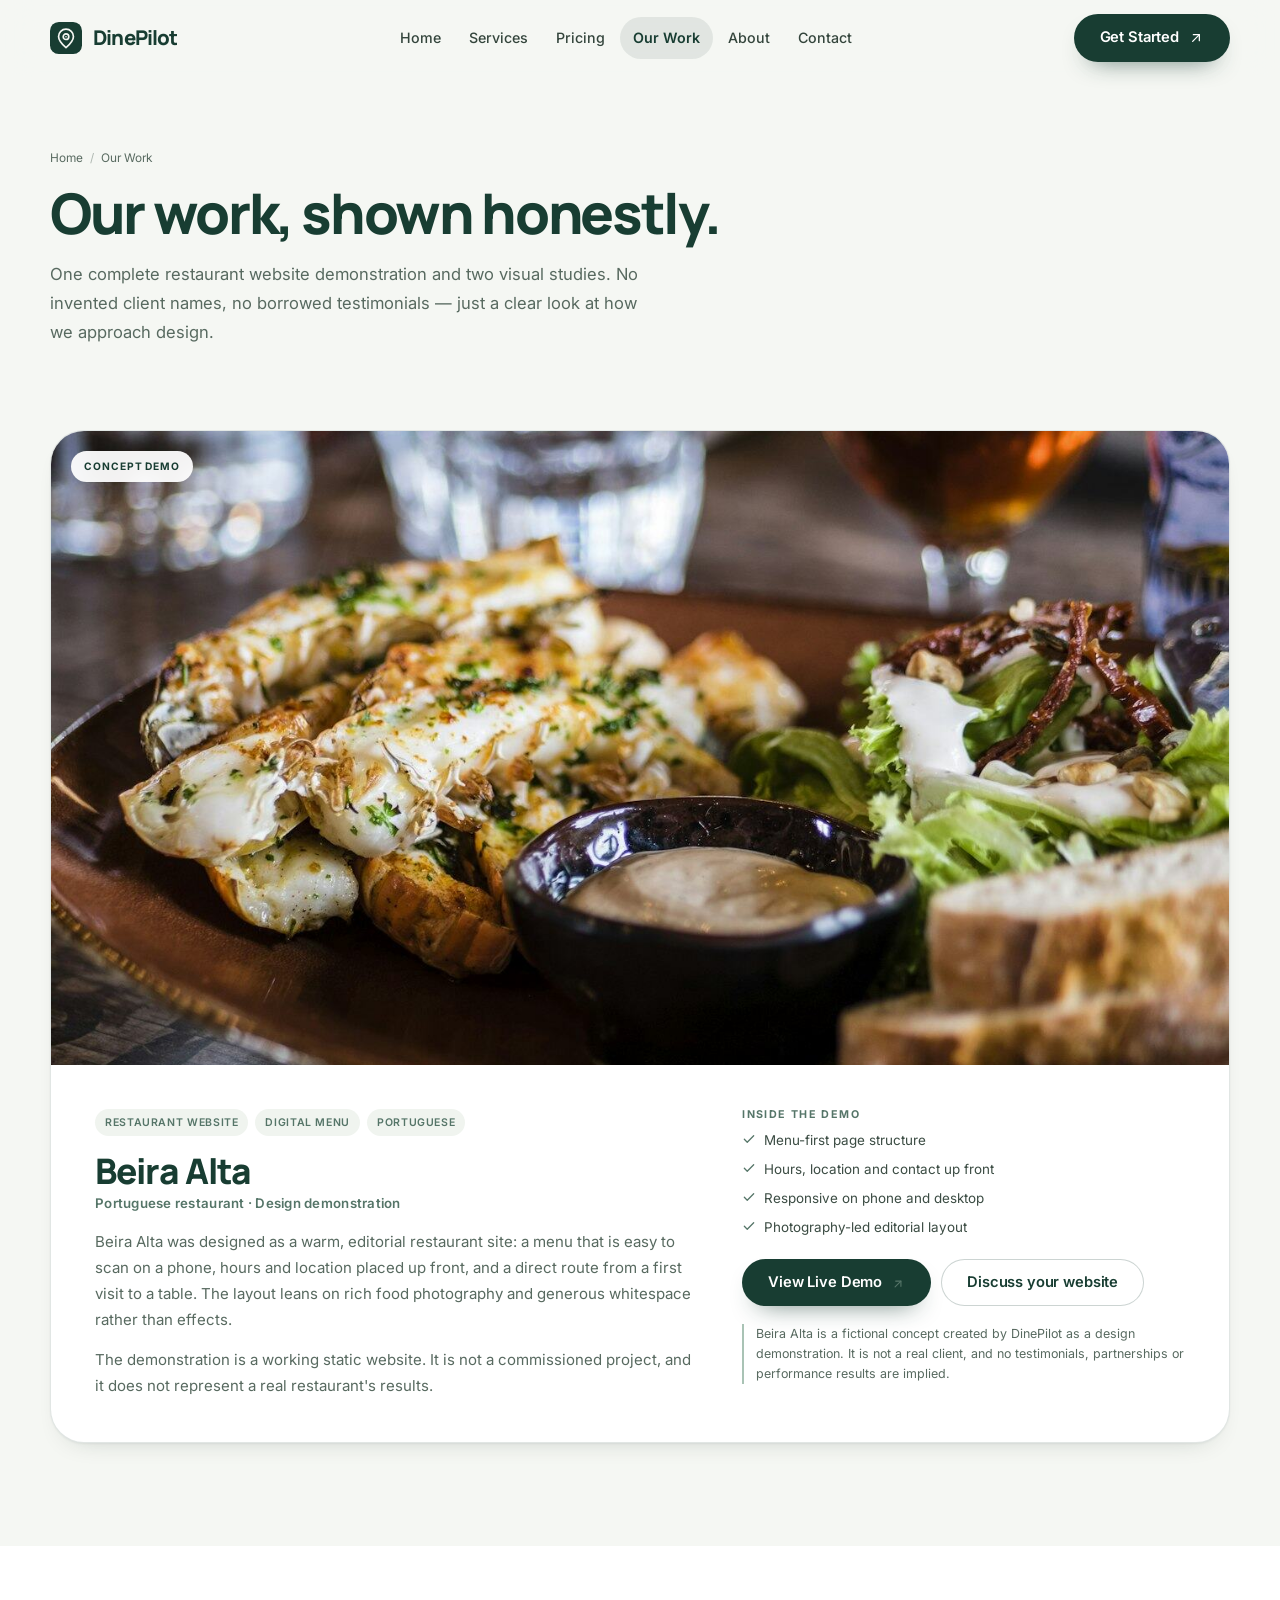
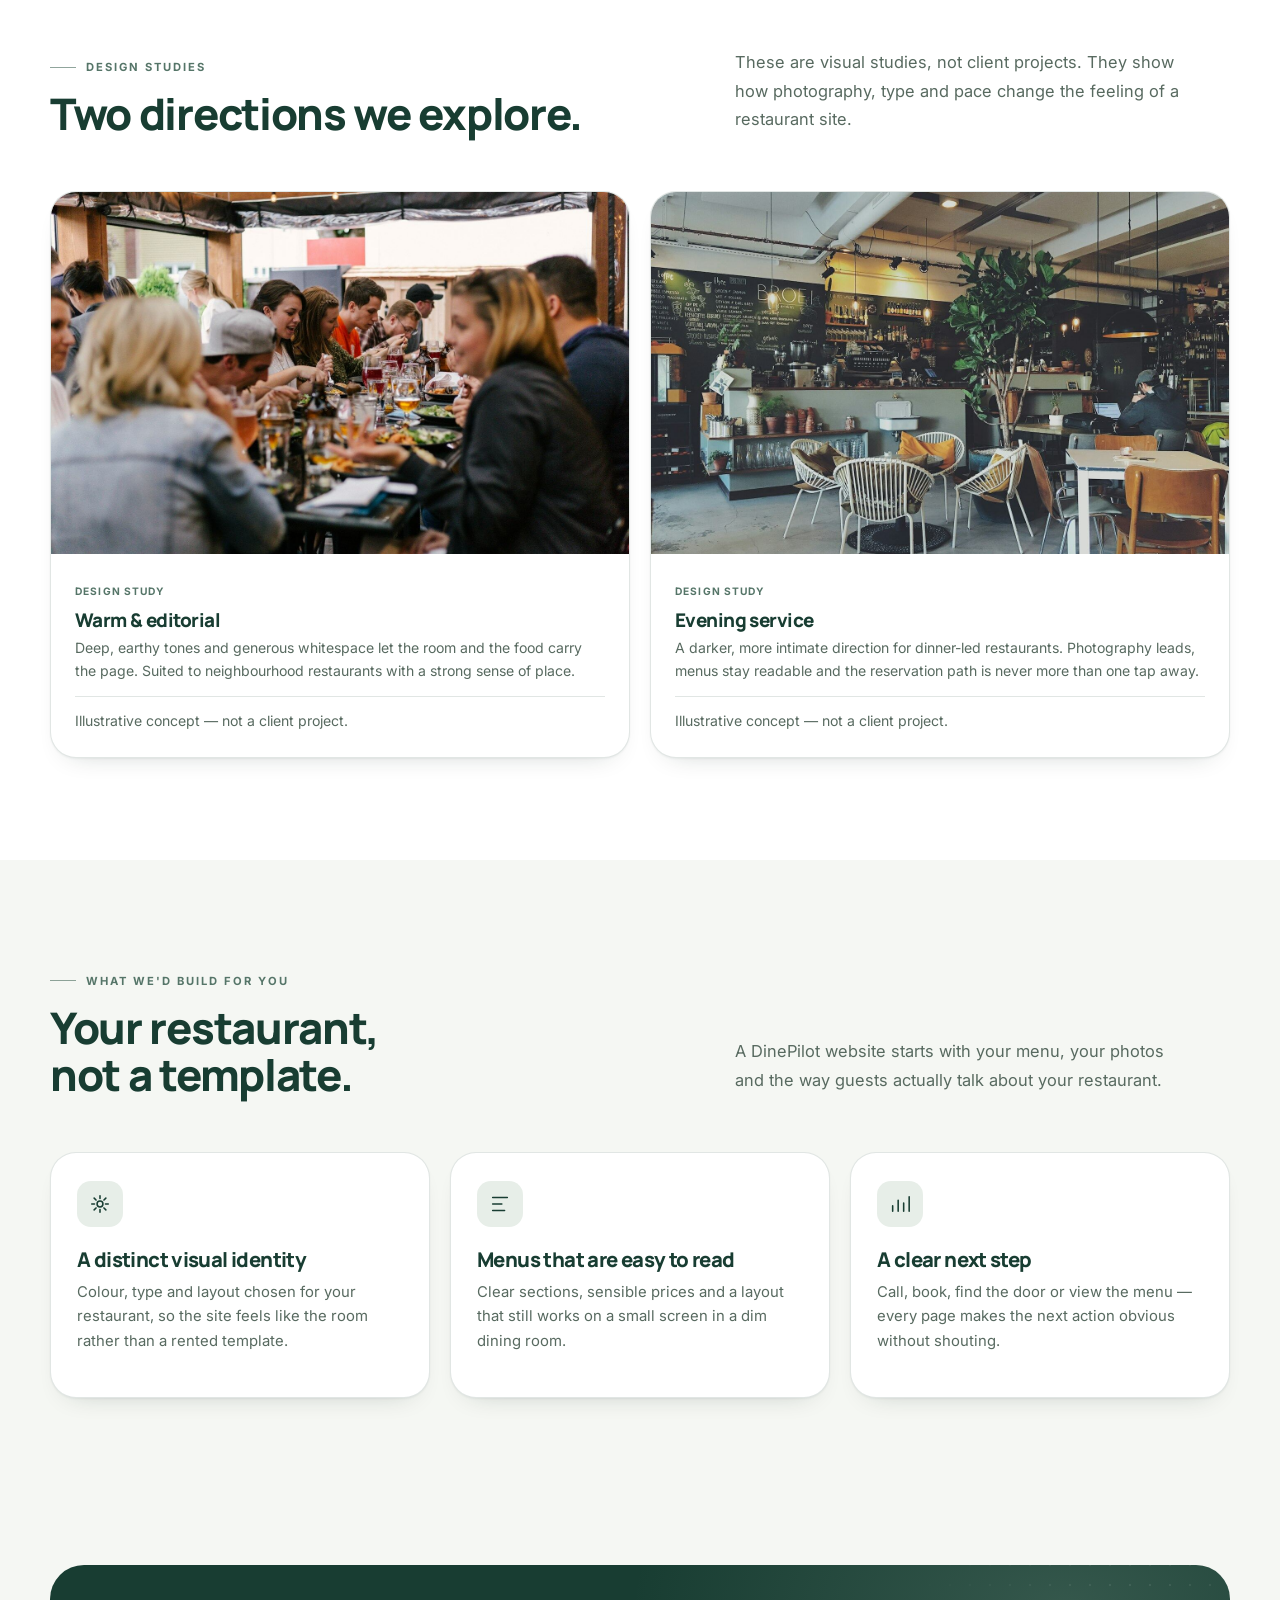
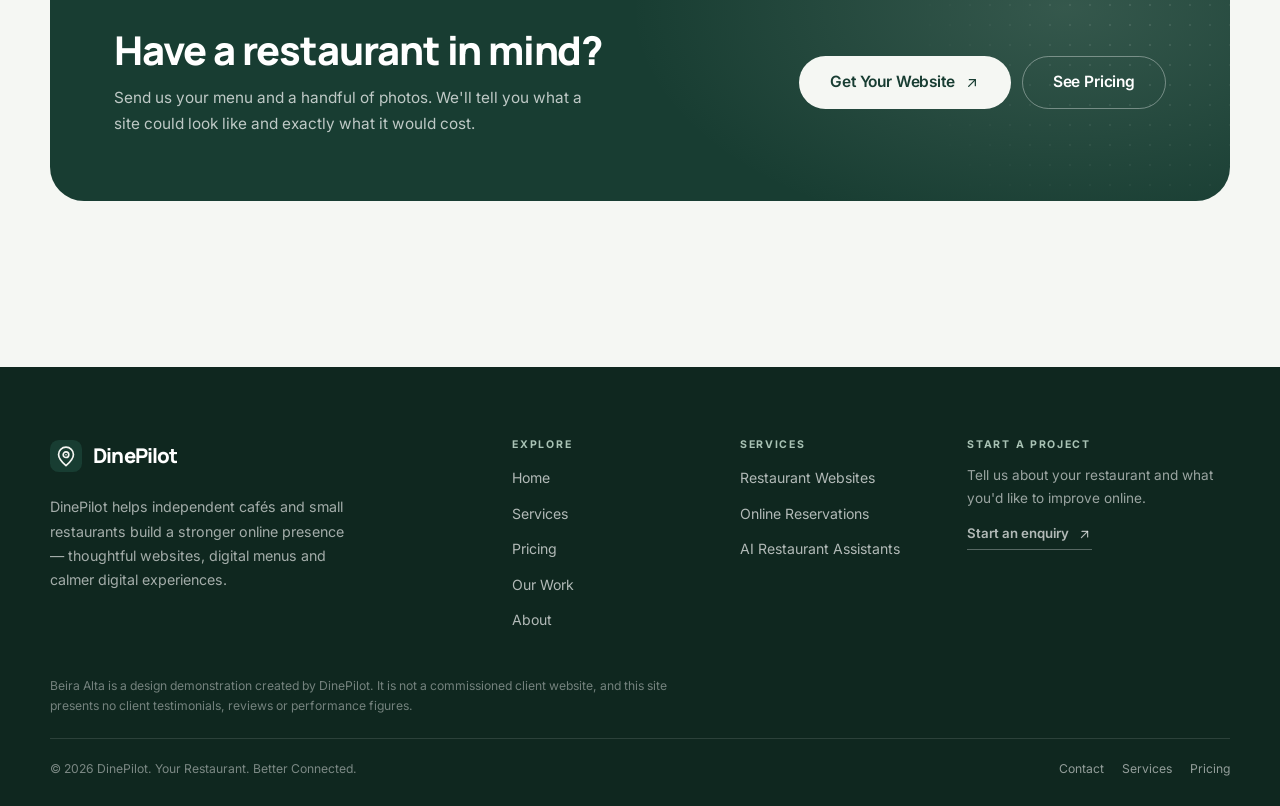
<file: work.html>
<!DOCTYPE html>
<html lang="en">
<head>
  <meta charset="utf-8">
  <meta name="viewport" content="width=device-width, initial-scale=1">
  <title>Our Work — Restaurant Website Design Demonstrations | DinePilot</title>
  <meta name="description" content="See the Beira Alta restaurant website demonstration and two visual design studies from DinePilot. Concept work, clearly labelled — no invented clients or reviews.">
  <meta name="theme-color" content="#183D32">
  <meta name="robots" content="index, follow">
  <meta property="og:type" content="website">
  <meta property="og:site_name" content="DinePilot">
  <meta property="og:title" content="Our Work — DinePilot">
  <meta property="og:description" content="A full restaurant website demonstration and two visual design studies, shown honestly.">
  <meta property="og:image" content="assets/img/beira-seafood.jpg">
  <meta name="twitter:card" content="summary_large_image">
  <link rel="icon" href="favicon.svg" type="image/svg+xml">
  <link rel="preconnect" href="https://fonts.googleapis.com">
  <link rel="preconnect" href="https://fonts.gstatic.com" crossorigin>
  <link href="https://fonts.googleapis.com/css2?family=Inter:wght@400;500;600&family=Manrope:wght@600;700;800&display=swap" rel="stylesheet">
  <link rel="stylesheet" href="assets/css/styles.css"></head>
<body>
  <a class="skip-link" href="#main">Skip to content</a>

  <header class="site-header" data-header>
    <div class="container nav">
      <a class="brand" href="index.html" aria-label="DinePilot home">
        <svg viewBox="0 0 40 40" aria-hidden="true" focusable="false">
          <rect width="40" height="40" rx="11" fill="#183D32"/>
          <path d="M20 9c-5.2 0-9.3 4-9.3 9.1 0 5.6 6.3 11.4 9.3 14 3-2.6 9.3-8.4 9.3-14C29.3 13 25.2 9 20 9Z" fill="none" stroke="#F5F7F3" stroke-width="2.1" stroke-linejoin="round"/>
          <circle cx="20" cy="18.4" r="3.5" fill="none" stroke="#F5F7F3" stroke-width="2.1"/>
          <circle cx="20" cy="18.4" r="1" fill="#F5F7F3"/>
        </svg>
        DinePilot
      </a>

      <nav aria-label="Primary">
        <ul class="nav__links">
          <li><a href="index.html">Home</a></li>
          <li><a href="services.html">Services</a></li>
          <li><a href="pricing.html">Pricing</a></li>
          <li><a href="work.html" aria-current="page">Our Work</a></li>
          <li><a href="about.html">About</a></li>
          <li><a href="contact.html">Contact</a></li>
        </ul>
      </nav>

      <div class="nav__cta">
        <a class="btn btn--primary" href="contact.html">
          Get Started
          <svg viewBox="0 0 24 24" fill="none" stroke="currentColor" stroke-width="1.9" stroke-linecap="round" stroke-linejoin="round" aria-hidden="true"><path d="M7 17 17 7"/><path d="M8 7h9v9"/></svg>
        </a>
        <button class="nav__toggle" type="button" aria-expanded="false" aria-controls="mobile-nav" aria-label="Open menu" data-nav-toggle><span></span></button>
      </div>
    </div>

    <div class="mobile-nav" id="mobile-nav" data-mobile-nav>
      <nav aria-label="Mobile">
        <ul>
          <li><a href="index.html">Home</a></li>
          <li><a href="services.html">Services</a></li>
          <li><a href="pricing.html">Pricing</a></li>
          <li><a href="work.html" aria-current="page">Our Work</a></li>
          <li><a href="about.html">About</a></li>
          <li><a href="contact.html">Contact</a></li>
        </ul>
      </nav>
      <a class="btn btn--primary" href="contact.html">Get Started</a>
    </div>
  </header>

  <main id="main">
    <section class="page-hero">
      <div class="container">
        <nav class="crumbs" aria-label="Breadcrumb">
          <a href="index.html">Home</a>
          <span class="sep">/</span>
          <span aria-current="page">Our Work</span>
        </nav>
        <h1>Our work, shown honestly.</h1>
        <p class="lede">One complete restaurant website demonstration and two visual studies. No invented client names, no borrowed testimonials — just a clear look at how we approach design.</p>
      </div>
    </section>

    <section class="section" style="padding-top: clamp(20px, 3vw, 32px);">
      <div class="container">
        <article class="work-showcase reveal">
          <div class="work-showcase__media">
            <img src="assets/img/beira-seafood.jpg" alt="Grilled seafood platter with lemon, salad and bread on a dark restaurant table" loading="eager" decoding="async">
            <span class="work-showcase__badge">Concept demo</span>
          </div>
          <div class="work-showcase__body">
            <div>
              <div class="chips">
                <span class="chip">Restaurant website</span>
                <span class="chip">Digital menu</span>
                <span class="chip">Portuguese</span>
              </div>
              <h2>Beira Alta</h2>
              <p class="work-sub">Portuguese restaurant · Design demonstration</p>
              <p class="body">Beira Alta was designed as a warm, editorial restaurant site: a menu that is easy to scan on a phone, hours and location placed up front, and a direct route from a first visit to a table. The layout leans on rich food photography and generous whitespace rather than effects.</p>
              <p class="body">The demonstration is a working static website. It is not a commissioned project, and it does not represent a real restaurant's results.</p>
            </div>
            <div class="work-showcase__side">
              <div>
                <h3>Inside the demo</h3>
                <ul>
                  <li><svg viewBox="0 0 24 24" fill="none" stroke="currentColor" stroke-width="2.2" stroke-linecap="round" stroke-linejoin="round" aria-hidden="true"><path d="m4 12.5 5 5L20 6.5"/></svg>Menu-first page structure</li>
                  <li><svg viewBox="0 0 24 24" fill="none" stroke="currentColor" stroke-width="2.2" stroke-linecap="round" stroke-linejoin="round" aria-hidden="true"><path d="m4 12.5 5 5L20 6.5"/></svg>Hours, location and contact up front</li>
                  <li><svg viewBox="0 0 24 24" fill="none" stroke="currentColor" stroke-width="2.2" stroke-linecap="round" stroke-linejoin="round" aria-hidden="true"><path d="m4 12.5 5 5L20 6.5"/></svg>Responsive on phone and desktop</li>
                  <li><svg viewBox="0 0 24 24" fill="none" stroke="currentColor" stroke-width="2.2" stroke-linecap="round" stroke-linejoin="round" aria-hidden="true"><path d="m4 12.5 5 5L20 6.5"/></svg>Photography-led editorial layout</li>
                </ul>
              </div>
              <div class="actions">
                <a class="btn btn--primary" href="https://asahixabhi.github.io/Beira-alta-demo/" target="_blank" rel="noopener noreferrer">
                  View Live Demo
                  <svg viewBox="0 0 24 24" fill="none" stroke="currentColor" stroke-width="1.9" stroke-linecap="round" stroke-linejoin="round" aria-hidden="true"><path d="M7 17 17 7"/><path d="M8 7h9v9"/></svg>
                </a>
                <a class="btn btn--ghost" href="contact.html">Discuss your website</a>
              </div>
              <p class="work-showcase__note">Beira Alta is a fictional concept created by DinePilot as a design demonstration. It is not a real client, and no testimonials, partnerships or performance results are implied.</p>
            </div>
          </div>
        </article>
      </div>
    </section>

    <section class="section section--white">
      <div class="container">
        <div class="section-head section-head--split">
          <div class="reveal">
            <span class="eyebrow">Design studies</span>
            <h2 class="section-title" style="margin-top: 14px;">Two directions we explore.</h2>
          </div>
          <p class="section-lede reveal" style="--reveal-delay: 80ms;">These are visual studies, not client projects. They show how photography, type and pace change the feeling of a restaurant site.</p>
        </div>

        <div class="studies__grid">
          <article class="study reveal">
            <div class="study__media">
              <img src="assets/img/rustic-room.jpg" alt="Rustic restaurant interior with timber beams, warm lighting and set tables" loading="lazy" decoding="async">
            </div>
            <div class="study__body">
              <span class="study__label">Design study</span>
              <h3>Warm &amp; editorial</h3>
              <p>Deep, earthy tones and generous whitespace let the room and the food carry the page. Suited to neighbourhood restaurants with a strong sense of place.</p>
              <p class="study__note">Illustrative concept — not a client project.</p>
            </div>
          </article>

          <article class="study reveal" style="--reveal-delay: 80ms;">
            <div class="study__media">
              <img src="assets/img/bar-lights.jpg" alt="Restaurant bar lit by warm pendant lights with a long counter and stools" loading="lazy" decoding="async">
            </div>
            <div class="study__body">
              <span class="study__label">Design study</span>
              <h3>Evening service</h3>
              <p>A darker, more intimate direction for dinner-led restaurants. Photography leads, menus stay readable and the reservation path is never more than one tap away.</p>
              <p class="study__note">Illustrative concept — not a client project.</p>
            </div>
          </article>
        </div>
      </div>
    </section>

    <section class="section">
      <div class="container">
        <div class="section-head section-head--split">
          <div class="reveal">
            <span class="eyebrow">What we'd build for you</span>
            <h2 class="section-title" style="margin-top: 14px;">Your restaurant, not a template.</h2>
          </div>
          <p class="section-lede reveal" style="--reveal-delay: 80ms;">A DinePilot website starts with your menu, your photos and the way guests actually talk about your restaurant.</p>
        </div>
        <div class="services__grid">
          <article class="service-card reveal">
            <div class="service-card__top">
              <span class="icon-box">
                <svg viewBox="0 0 24 24" fill="none" stroke="currentColor" stroke-width="1.7" stroke-linecap="round" stroke-linejoin="round" aria-hidden="true"><path d="M12 3v3M12 18v3M3 12h3M18 12h3M5.6 5.6l2.1 2.1M16.3 16.3l2.1 2.1M18.4 5.6l-2.1 2.1M7.7 16.3l-2.1 2.1"/><circle cx="12" cy="12" r="3.2"/></svg>
              </span>
            </div>
            <h3>A distinct visual identity</h3>
            <p>Colour, type and layout chosen for your restaurant, so the site feels like the room rather than a rented template.</p>
          </article>
          <article class="service-card reveal" style="--reveal-delay: 80ms;">
            <div class="service-card__top">
              <span class="icon-box">
                <svg viewBox="0 0 24 24" fill="none" stroke="currentColor" stroke-width="1.7" stroke-linecap="round" stroke-linejoin="round" aria-hidden="true"><path d="M4 5h16M4 12h10M4 19h13"/></svg>
              </span>
            </div>
            <h3>Menus that are easy to read</h3>
            <p>Clear sections, sensible prices and a layout that still works on a small screen in a dim dining room.</p>
          </article>
          <article class="service-card reveal" style="--reveal-delay: 160ms;">
            <div class="service-card__top">
              <span class="icon-box">
                <svg viewBox="0 0 24 24" fill="none" stroke="currentColor" stroke-width="1.7" stroke-linecap="round" stroke-linejoin="round" aria-hidden="true"><path d="M4 20v-6M10 20V8M16 20v-9M22 20V4"/></svg>
              </span>
            </div>
            <h3>A clear next step</h3>
            <p>Call, book, find the door or view the menu — every page makes the next action obvious without shouting.</p>
          </article>
        </div>
      </div>
    </section>

    <section class="section section--tight">
      <div class="container">
        <div class="cta-panel reveal">
          <div class="cta-panel__inner">
            <div>
              <h2>Have a restaurant in mind?</h2>
              <p>Send us your menu and a handful of photos. We'll tell you what a site could look like and exactly what it would cost.</p>
            </div>
            <div class="cta-panel__actions">
              <a class="btn btn--light btn--lg" href="contact.html">
                Get Your Website
                <svg viewBox="0 0 24 24" fill="none" stroke="currentColor" stroke-width="1.9" stroke-linecap="round" stroke-linejoin="round" aria-hidden="true"><path d="M7 17 17 7"/><path d="M8 7h9v9"/></svg>
              </a>
              <a class="btn btn--outline-light btn--lg" href="pricing.html">See Pricing</a>
            </div>
          </div>
        </div>
      </div>
    </section>
  </main>

  <footer class="site-footer">
    <div class="container">
      <div class="footer__grid">
        <div>
          <a class="brand brand--footer" href="index.html" aria-label="DinePilot home">
            <svg viewBox="0 0 40 40" aria-hidden="true" focusable="false">
              <rect width="40" height="40" rx="11" fill="#183D32"/>
              <path d="M20 9c-5.2 0-9.3 4-9.3 9.1 0 5.6 6.3 11.4 9.3 14 3-2.6 9.3-8.4 9.3-14C29.3 13 25.2 9 20 9Z" fill="none" stroke="#F5F7F3" stroke-width="2.1" stroke-linejoin="round"/>
              <circle cx="20" cy="18.4" r="3.5" fill="none" stroke="#F5F7F3" stroke-width="2.1"/>
              <circle cx="20" cy="18.4" r="1" fill="#F5F7F3"/>
            </svg>
            DinePilot
          </a>
          <p class="footer__about">DinePilot helps independent cafés and small restaurants build a stronger online presence — thoughtful websites, digital menus and calmer digital experiences.</p>
        </div>
        <div class="footer__col">
          <h4>Explore</h4>
          <ul>
            <li><a href="index.html">Home</a></li>
            <li><a href="services.html">Services</a></li>
            <li><a href="pricing.html">Pricing</a></li>
            <li><a href="work.html">Our Work</a></li>
            <li><a href="about.html">About</a></li>
          </ul>
        </div>
        <div class="footer__col">
          <h4>Services</h4>
          <ul>
            <li><a href="services.html#websites">Restaurant Websites</a></li>
            <li><a href="services.html#reservations">Online Reservations</a></li>
            <li><a href="services.html#assistants">AI Restaurant Assistants</a></li>
          </ul>
        </div>
        <div class="footer__col">
          <h4>Start a project</h4>
          <p>Tell us about your restaurant and what you'd like to improve online.</p>
          <a class="link-arrow link-arrow--light" href="contact.html">
            Start an enquiry
            <svg viewBox="0 0 24 24" fill="none" stroke="currentColor" stroke-width="1.9" stroke-linecap="round" stroke-linejoin="round" aria-hidden="true"><path d="M7 17 17 7"/><path d="M8 7h9v9"/></svg>
          </a>
        </div>
      </div>
      <p class="footer__note">Beira Alta is a design demonstration created by DinePilot. It is not a commissioned client website, and this site presents no client testimonials, reviews or performance figures.</p>
      <div class="footer__bottom">
        <p>© <span data-year>2026</span> DinePilot. Your Restaurant. Better Connected.</p>
        <ul>
          <li><a href="contact.html">Contact</a></li>
          <li><a href="services.html">Services</a></li>
          <li><a href="pricing.html">Pricing</a></li>
        </ul>
      </div>
    </div>
  </footer>

  <script src="assets/js/main.js" defer></script>
</body>
</html>
</file>
<file: assets/css/styles.css>
/* ==========================================================================
   DinePilot — design system
   Forest green, warm off-white, editorial type, quiet motion.
   ========================================================================== */

:root {
  --forest: #183d32;
  --forest-800: #14342a;
  --forest-900: #0f271f;
  --moss: #557568;
  --sage: #a9c3b5;
  --sage-100: #e7eee8;
  --sage-50: #f0f4ef;
  --paper: #f5f7f3;
  --white: #ffffff;
  --ink: #202923;
  --muted: #586a60;
  --line: rgba(24, 61, 50, 0.13);
  --line-strong: rgba(24, 61, 50, 0.22);
  --sand: #f4f1e8;
  --sand-ink: #6d5830;

  --font-display: "Manrope", "Inter", system-ui, -apple-system, "Segoe UI", sans-serif;
  --font-body: "Inter", system-ui, -apple-system, "Segoe UI", sans-serif;

  --radius-sm: 12px;
  --radius: 18px;
  --radius-lg: 26px;
  --radius-xl: 34px;

  --shadow-sm: 0 1px 2px rgba(16, 39, 31, 0.05), 0 12px 28px -20px rgba(16, 39, 31, 0.3);
  --shadow-md: 0 2px 4px rgba(16, 39, 31, 0.05), 0 26px 50px -30px rgba(16, 39, 31, 0.42);
  --shadow-lg: 0 34px 70px -34px rgba(16, 39, 31, 0.5);

  --container: 1180px;
  --gut: clamp(20px, 5vw, 40px);
  --ease: cubic-bezier(0.22, 0.61, 0.36, 1);
}

/* ---------- Reset ---------- */
*,
*::before,
*::after { box-sizing: border-box; }

html { -webkit-text-size-adjust: 100%; scroll-behavior: smooth; }

body {
  margin: 0;
  background: var(--paper);
  color: var(--ink);
  font-family: var(--font-body);
  font-size: 16px;
  line-height: 1.65;
  -webkit-font-smoothing: antialiased;
  -moz-osx-font-smoothing: grayscale;
  overflow-x: clip;
}

body.is-locked { overflow: hidden; }

img { display: block; max-width: 100%; height: auto; }
svg { display: block; }
a { color: inherit; text-decoration: none; }
button { font: inherit; }
ul, ol { margin: 0; padding: 0; }
p { margin: 0; }

::selection { background: var(--forest); color: var(--paper); }

:focus-visible {
  outline: 3px solid #6f9683;
  outline-offset: 3px;
  border-radius: 4px;
}

h1, h2, h3, h4 {
  margin: 0;
  font-family: var(--font-display);
  font-weight: 800;
  line-height: 1.06;
  letter-spacing: -0.03em;
  color: var(--forest);
  text-wrap: balance;
}

/* ---------- Layout helpers ---------- */
.container {
  width: min(100% - (var(--gut) * 2), var(--container));
  margin-inline: auto;
}

.section { padding-block: clamp(64px, 8vw, 110px); }
.section--white { background: var(--white); }
.section--tight { padding-block: clamp(40px, 5vw, 64px); }

.skip-link {
  position: absolute;
  top: -100px;
  left: 20px;
  z-index: 200;
  background: var(--forest);
  color: #fff;
  padding: 12px 20px;
  border-radius: 999px;
  font-size: 0.9rem;
  font-weight: 600;
  transition: top 0.2s var(--ease);
}
.skip-link:focus { top: 16px; }

.visually-hidden {
  position: absolute;
  width: 1px;
  height: 1px;
  padding: 0;
  margin: -1px;
  overflow: hidden;
  clip: rect(0 0 0 0);
  white-space: nowrap;
  border: 0;
}

/* ---------- Type ---------- */
.eyebrow {
  display: inline-flex;
  align-items: center;
  gap: 10px;
  font-family: var(--font-body);
  font-size: 0.7rem;
  font-weight: 700;
  letter-spacing: 0.18em;
  text-transform: uppercase;
  color: var(--moss);
}
.eyebrow::before {
  content: "";
  width: 26px;
  height: 1px;
  background: currentColor;
  opacity: 0.65;
}
.eyebrow--light { color: var(--sage); }

.section-title {
  font-size: clamp(1.95rem, 3.4vw, 2.85rem);
  line-height: 1.08;
}

.section-lede {
  max-width: 56ch;
  color: var(--muted);
  font-size: 1.03rem;
  line-height: 1.72;
}

.section-head {
  display: grid;
  gap: 16px;
  margin-bottom: clamp(34px, 4.6vw, 54px);
}

.section-head--split {
  grid-template-columns: minmax(0, 1.12fr) minmax(0, 0.88fr);
  gap: 24px 56px;
  align-items: end;
  max-width: none;
}
.section-head--split .section-lede { max-width: 46ch; padding-bottom: 4px; }

/* ---------- Buttons ---------- */
.btn {
  display: inline-flex;
  align-items: center;
  justify-content: center;
  gap: 9px;
  padding: 14px 25px;
  border: 1px solid transparent;
  border-radius: 999px;
  background: none;
  font-family: var(--font-body);
  font-size: 0.92rem;
  font-weight: 600;
  line-height: 1.2;
  letter-spacing: -0.01em;
  color: var(--forest);
  white-space: nowrap;
  cursor: pointer;
  transition: background-color 0.25s var(--ease), color 0.25s var(--ease),
    border-color 0.25s var(--ease), transform 0.25s var(--ease),
    box-shadow 0.25s var(--ease);
}
.btn svg {
  width: 16px;
  height: 16px;
  flex: none;
  transition: transform 0.25s var(--ease);
}
.btn:hover svg { transform: translate(2px, -2px); }

.btn--primary {
  background: var(--forest);
  color: #fff;
  box-shadow: 0 12px 26px -16px rgba(24, 61, 50, 0.9);
}
.btn--primary:hover {
  background: var(--forest-800);
  transform: translateY(-2px);
  box-shadow: 0 20px 36px -18px rgba(24, 61, 50, 0.85);
}

.btn--ghost {
  background: var(--white);
  color: var(--forest);
  border-color: var(--line-strong);
}
.btn--ghost:hover {
  border-color: var(--forest);
  transform: translateY(-2px);
  box-shadow: var(--shadow-sm);
}

.btn--light { background: var(--paper); color: var(--forest); }
.btn--light:hover { background: #fff; transform: translateY(-2px); }

.btn--outline-light {
  background: transparent;
  color: #fff;
  border-color: rgba(255, 255, 255, 0.36);
}
.btn--outline-light:hover {
  background: rgba(255, 255, 255, 0.09);
  border-color: rgba(255, 255, 255, 0.65);
}

.btn--lg { padding: 16px 30px; font-size: 0.97rem; }
.btn--block { width: 100%; }

.btn--disabled {
  background: rgba(24, 61, 50, 0.06);
  color: rgba(24, 61, 50, 0.55);
  border-color: var(--line);
  cursor: default;
  pointer-events: none;
}
.btn--lg.btn--disabled { padding: 16px 30px; font-size: 0.97rem; }

.link-arrow {
  display: inline-flex;
  align-items: center;
  gap: 8px;
  align-self: flex-start;
  padding-bottom: 4px;
  border-bottom: 1px solid var(--line-strong);
  font-size: 0.9rem;
  font-weight: 600;
  color: var(--forest);
  transition: border-color 0.25s var(--ease), gap 0.25s var(--ease);
}
.link-arrow svg { width: 15px; height: 15px; }
.link-arrow:hover { border-color: var(--forest); gap: 12px; }
.link-arrow--light { color: #fff; border-color: rgba(255, 255, 255, 0.3); }
.link-arrow--light:hover { border-color: #fff; }

/* ---------- Header ---------- */
.site-header {
  position: sticky;
  top: 0;
  z-index: 60;
  background: rgba(245, 247, 243, 0.84);
  -webkit-backdrop-filter: blur(16px) saturate(140%);
  backdrop-filter: blur(16px) saturate(140%);
  border-bottom: 1px solid transparent;
  transition: border-color 0.3s var(--ease), box-shadow 0.3s var(--ease),
    background-color 0.3s var(--ease);
}
.site-header.is-scrolled {
  background: rgba(245, 247, 243, 0.94);
  border-bottom-color: var(--line);
  box-shadow: 0 14px 30px -30px rgba(16, 39, 31, 0.6);
}

.nav {
  display: flex;
  align-items: center;
  justify-content: space-between;
  gap: 26px;
  height: 76px;
}

.brand {
  display: inline-flex;
  align-items: center;
  gap: 11px;
  font-family: var(--font-display);
  font-size: 1.27rem;
  font-weight: 800;
  letter-spacing: -0.04em;
  color: var(--forest);
}
.brand svg { width: 32px; height: 32px; flex: none; }

.nav__links {
  display: flex;
  align-items: center;
  gap: 2px;
  list-style: none;
}
.nav__links a {
  display: block;
  padding: 9px 13px;
  border-radius: 999px;
  font-size: 0.89rem;
  font-weight: 500;
  color: #34453c;
  transition: background-color 0.22s var(--ease), color 0.22s var(--ease);
}
.nav__links a:hover { background: rgba(24, 61, 50, 0.06); color: var(--forest); }
.nav__links a[aria-current="page"] {
  background: rgba(24, 61, 50, 0.09);
  color: var(--forest);
  font-weight: 600;
}

.nav__cta { display: flex; align-items: center; gap: 12px; }

.nav__toggle {
  display: none;
  width: 44px;
  height: 44px;
  align-items: center;
  justify-content: center;
  padding: 0;
  border: 1px solid var(--line-strong);
  border-radius: 12px;
  background: var(--white);
  color: var(--forest);
  cursor: pointer;
}
.nav__toggle span {
  position: relative;
  display: block;
  width: 18px;
  height: 1.5px;
  background: currentColor;
  border-radius: 2px;
  transition: transform 0.25s var(--ease), background-color 0.2s;
}
.nav__toggle span::before,
.nav__toggle span::after {
  content: "";
  position: absolute;
  left: 0;
  width: 18px;
  height: 1.5px;
  background: currentColor;
  border-radius: 2px;
  transition: transform 0.25s var(--ease), top 0.25s var(--ease);
}
.nav__toggle span::before { top: -6px; }
.nav__toggle span::after { top: 6px; }
.nav__toggle[aria-expanded="true"] span { background: transparent; }
.nav__toggle[aria-expanded="true"] span::before { top: 0; transform: rotate(45deg); }
.nav__toggle[aria-expanded="true"] span::after { top: 0; transform: rotate(-45deg); }

.mobile-nav {
  display: none;
  position: absolute;
  inset: 100% 0 auto;
  padding: 10px var(--gut) 24px;
  background: var(--paper);
  border-bottom: 1px solid var(--line);
  box-shadow: 0 30px 50px -30px rgba(16, 39, 31, 0.45);
}
.mobile-nav.is-open { display: block; }
.mobile-nav ul { list-style: none; }
.mobile-nav li + li { border-top: 1px solid var(--line); }
.mobile-nav a:not(.btn) {
  display: block;
  padding: 15px 2px;
  font-family: var(--font-display);
  font-size: 1.05rem;
  font-weight: 600;
  letter-spacing: -0.02em;
  color: var(--forest);
}
.mobile-nav a[aria-current="page"] { color: var(--moss); }
.mobile-nav .btn { margin-top: 16px; width: 100%; }

/* ---------- Hero ---------- */
.hero { padding-block: clamp(38px, 5.5vw, 74px) clamp(56px, 7vw, 96px); }

.hero__grid {
  display: grid;
  grid-template-columns: minmax(0, 1.03fr) minmax(0, 0.97fr);
  gap: clamp(36px, 5vw, 72px);
  align-items: center;
}

.hero__badge {
  display: inline-flex;
  align-items: center;
  gap: 9px;
  padding: 7px 14px 7px 11px;
  border: 1px solid var(--line);
  border-radius: 999px;
  background: rgba(255, 255, 255, 0.72);
  font-size: 0.75rem;
  font-weight: 600;
  letter-spacing: 0.01em;
  color: #3c4e44;
}
.hero__badge .dot {
  width: 7px;
  height: 7px;
  border-radius: 50%;
  background: #4c8a68;
  box-shadow: 0 0 0 3px rgba(76, 138, 104, 0.15);
}

.hero h1 {
  margin-top: 20px;
  font-size: clamp(2.55rem, 5.1vw, 4.2rem);
  line-height: 1.02;
  letter-spacing: -0.045em;
}
.hero h1 .accent { color: var(--moss); }

.hero__lede {
  margin-top: 22px;
  max-width: 47ch;
  color: var(--muted);
  font-size: clamp(1rem, 1.35vw, 1.09rem);
  line-height: 1.72;
}

.hero__actions {
  display: flex;
  flex-wrap: wrap;
  gap: 12px;
  margin-top: 30px;
}

.hero__proof {
  display: flex;
  flex-wrap: wrap;
  align-items: center;
  gap: 9px 20px;
  margin-top: 28px;
  list-style: none;
  font-size: 0.8rem;
  color: var(--muted);
}
.hero__proof li { display: flex; align-items: center; gap: 7px; }
.hero__proof svg { width: 14px; height: 14px; flex: none; color: var(--moss); }

.hero__visual { position: relative; z-index: 1; }
.hero__visual::before {
  content: "";
  position: absolute;
  inset: 26px -20px -20px 26px;
  border: 1px solid rgba(85, 117, 104, 0.32);
  border-radius: var(--radius-xl);
  z-index: 0;
}
.hero__photo {
  position: relative;
  z-index: 1;
  aspect-ratio: 4 / 3.85;
  border-radius: var(--radius-xl);
  overflow: hidden;
  box-shadow: var(--shadow-lg);
  background: var(--sage-100);
}
.hero__photo img {
  width: 100%;
  height: 100%;
  object-fit: cover;
  transition: transform 1.1s var(--ease);
}
.hero__visual:hover .hero__photo img { transform: scale(1.035); }

/* Floating browser mockup */
.mockup {
  position: absolute;
  left: clamp(-14px, -2vw, -30px);
  bottom: 16px;
  z-index: 3;
  width: min(300px, 74%);
  border: 1px solid var(--line);
  border-radius: 14px;
  background: #fff;
  box-shadow: var(--shadow-lg);
  overflow: hidden;
  transform: rotate(-2deg);
  transition: transform 0.6s var(--ease);
}
.hero__visual:hover .mockup { transform: rotate(0deg) translateY(-6px); }

.mockup__bar {
  display: flex;
  align-items: center;
  gap: 4px;
  padding: 8px 9px;
  background: #fafbf8;
  border-bottom: 1px solid #edf1ec;
}
.mockup__bar i {
  width: 5px;
  height: 5px;
  border-radius: 50%;
  background: #dbe3da;
}
.mockup__url {
  flex: 1;
  margin-left: 5px;
  padding: 3px 7px;
  border-radius: 999px;
  background: #f0f4ef;
  font-size: 6.5px;
  letter-spacing: 0.03em;
  color: #87988d;
  white-space: nowrap;
  overflow: hidden;
  text-overflow: ellipsis;
}

.mockup__screen { padding: 9px 10px 10px; background: #fff; }
.mockup__nav {
  display: flex;
  align-items: center;
  justify-content: space-between;
  margin-bottom: 7px;
  font-family: var(--font-display);
  font-size: 8px;
  font-weight: 800;
  letter-spacing: -0.02em;
  color: var(--forest);
}
.mockup__nav span { display: flex; gap: 3px; }
.mockup__nav i { width: 12px; height: 2.5px; border-radius: 2px; background: #dde5dc; }

.mockup__hero {
  position: relative;
  aspect-ratio: 4 / 2.9;
  border-radius: 7px;
  overflow: hidden;
  background: var(--forest);
}
.mockup__hero img { width: 100%; height: 100%; object-fit: cover; }
.mockup__hero::after {
  content: "";
  position: absolute;
  inset: 0;
  background: linear-gradient(180deg, rgba(15, 39, 31, 0.05) 10%, rgba(15, 39, 31, 0.82) 100%);
}
.mockup__copy {
  position: absolute;
  right: 9px;
  bottom: 9px;
  left: 9px;
  z-index: 1;
  color: #fff;
}
.mockup__copy small {
  display: block;
  font-size: 5.5px;
  font-weight: 600;
  letter-spacing: 0.2em;
  text-transform: uppercase;
  opacity: 0.82;
}
.mockup__copy b {
  display: block;
  margin: 2px 0 6px;
  font-family: var(--font-display);
  font-size: 11.5px;
  line-height: 1.02;
  letter-spacing: -0.03em;
}
.mockup__btn {
  display: inline-block;
  padding: 3.5px 7px;
  border-radius: 999px;
  background: #fff;
  color: var(--forest);
  font-size: 5.5px;
  font-weight: 700;
  letter-spacing: 0.01em;
}
.mockup__strip { display: flex; gap: 4px; margin-top: 6px; }
.mockup__strip span {
  flex: 1;
  padding: 3.5px 0;
  border-radius: 3px;
  background: #f2f6f1;
  color: #6e8075;
  font-size: 5.5px;
  letter-spacing: 0.04em;
  text-align: center;
}

.float-note {
  position: absolute;
  z-index: 4;
  top: 24px;
  right: -12px;
  display: flex;
  align-items: center;
  gap: 10px;
  padding: 10px 14px 10px 11px;
  border: 1px solid var(--line);
  border-radius: 14px;
  background: #fff;
  box-shadow: var(--shadow-md);
}
.float-note__icon {
  display: grid;
  place-items: center;
  width: 30px;
  height: 30px;
  border-radius: 9px;
  background: var(--sage-100);
  color: var(--forest);
}
.float-note__icon svg { width: 15px; height: 15px; }
.float-note strong {
  display: block;
  font-family: var(--font-body);
  font-size: 0.72rem;
  font-weight: 600;
  letter-spacing: -0.01em;
  color: var(--forest);
  line-height: 1.3;
}
.float-note span.sub {
  display: block;
  font-size: 0.66rem;
  color: var(--muted);
  line-height: 1.4;
}

/* ---------- Capability strip ---------- */
.capabilities {
  border-top: 1px solid var(--line);
  border-bottom: 1px solid var(--line);
  padding-block: 18px;
}
.capabilities ul {
  display: flex;
  flex-wrap: wrap;
  align-items: center;
  justify-content: space-between;
  gap: 12px 26px;
  list-style: none;
}
.capabilities li {
  display: flex;
  align-items: center;
  gap: 10px;
  font-size: 0.7rem;
  font-weight: 600;
  letter-spacing: 0.13em;
  text-transform: uppercase;
  color: var(--moss);
}
.capabilities li::before {
  content: "";
  width: 4px;
  height: 4px;
  border-radius: 50%;
  background: var(--sage);
}

/* ---------- Service cards ---------- */
.services__grid {
  display: grid;
  grid-template-columns: repeat(3, minmax(0, 1fr));
  gap: 20px;
}

.service-card {
  display: flex;
  flex-direction: column;
  padding: 28px 26px 26px;
  border: 1px solid var(--line);
  border-radius: var(--radius-lg);
  background: var(--white);
  box-shadow: var(--shadow-sm);
  transition: transform 0.35s var(--ease), box-shadow 0.35s var(--ease),
    border-color 0.35s var(--ease);
}
.service-card:hover {
  transform: translateY(-5px);
  border-color: rgba(24, 61, 50, 0.26);
  box-shadow: var(--shadow-md);
}

.service-card__top {
  display: flex;
  align-items: flex-start;
  justify-content: space-between;
  gap: 12px;
  margin-bottom: 22px;
}
.icon-box {
  display: grid;
  place-items: center;
  width: 46px;
  height: 46px;
  border-radius: 14px;
  background: var(--sage-100);
  color: var(--forest);
}
.icon-box svg { width: 22px; height: 22px; }

.status {
  padding: 5px 10px;
  border-radius: 999px;
  font-size: 0.63rem;
  font-weight: 700;
  letter-spacing: 0.09em;
  text-transform: uppercase;
  white-space: nowrap;
}
.status--live { background: #e3efe6; color: #2b5b41; }
.status--soon { background: var(--sand); color: var(--sand-ink); }

.service-card h3 { font-size: 1.27rem; margin-bottom: 9px; }
.service-card p {
  margin-bottom: 18px;
  color: var(--muted);
  font-size: 0.93rem;
  line-height: 1.65;
}
.service-card .link-arrow { margin-top: auto; }

.checklist {
  display: grid;
  gap: 8px;
  margin-bottom: 24px;
  list-style: none;
  font-size: 0.865rem;
  color: #3b4c43;
}
.checklist li { display: flex; gap: 9px; align-items: flex-start; line-height: 1.55; }
.checklist svg { width: 15px; height: 15px; flex: none; margin-top: 3px; color: var(--moss); }

/* ---------- Why DinePilot ---------- */
.why {
  position: relative;
  overflow: hidden;
  background: var(--forest);
  color: #e9efea;
}
.why::before {
  content: "";
  position: absolute;
  inset: 0;
  background: radial-gradient(760px 420px at 8% 0%, rgba(169, 195, 181, 0.16), transparent 72%);
  pointer-events: none;
}
.why__grid {
  position: relative;
  display: grid;
  grid-template-columns: minmax(0, 0.92fr) minmax(0, 1.08fr);
  gap: clamp(36px, 6vw, 76px);
  align-items: center;
}
.why__media { position: relative; }
.why__media::after {
  content: "";
  position: absolute;
  inset: 20px -18px -18px 20px;
  border: 1px solid rgba(255, 255, 255, 0.16);
  border-radius: var(--radius-lg);
}
.why__media img {
  position: relative;
  z-index: 1;
  width: 100%;
  aspect-ratio: 4 / 3.9;
  object-fit: cover;
  border-radius: var(--radius-lg);
  box-shadow: 0 30px 60px -34px rgba(0, 0, 0, 0.6);
}
.why h2 { color: #fff; margin-top: 16px; }
.why .section-lede { color: rgba(233, 239, 234, 0.74); margin-top: 18px; max-width: 48ch; }

.reason-list {
  margin-top: 26px;
  list-style: none;
  border-top: 1px solid rgba(255, 255, 255, 0.14);
}
.reason {
  display: grid;
  grid-template-columns: 40px minmax(0, 1fr);
  gap: 14px;
  padding: 20px 0;
  border-bottom: 1px solid rgba(255, 255, 255, 0.14);
}
.reason__num {
  padding-top: 3px;
  font-family: var(--font-display);
  font-size: 0.72rem;
  font-weight: 700;
  letter-spacing: 0.1em;
  color: var(--sage);
}
.reason h3 {
  margin-bottom: 5px;
  font-size: 1.03rem;
  font-weight: 700;
  letter-spacing: -0.015em;
  color: #fff;
}
.reason p { font-size: 0.9rem; line-height: 1.65; color: rgba(233, 239, 234, 0.7); }
.why .link-arrow { margin-top: 26px; }

/* ---------- Featured work ---------- */
.work-feature {
  display: grid;
  grid-template-columns: minmax(0, 1.05fr) minmax(0, 0.95fr);
  overflow: hidden;
  border: 1px solid var(--line);
  border-radius: var(--radius-xl);
  background: var(--white);
  box-shadow: var(--shadow-sm);
}
.work-feature__media {
  position: relative;
  width: 100%;
  min-height: 340px;
  overflow: hidden;
  background: var(--sage-100);
}
.work-feature__media img {
  position: absolute;
  inset: 0;
  width: 100%;
  height: 100%;
  object-fit: cover;
  transition: transform 1s var(--ease);
}
.work-feature:hover .work-feature__media img { transform: scale(1.035); }
.work-feature__tag {
  position: absolute;
  top: 18px;
  left: 18px;
  z-index: 1;
  display: inline-flex;
  align-items: center;
  gap: 7px;
  padding: 7px 13px;
  border-radius: 999px;
  background: rgba(255, 255, 255, 0.94);
  -webkit-backdrop-filter: blur(8px);
  backdrop-filter: blur(8px);
  font-size: 0.65rem;
  font-weight: 700;
  letter-spacing: 0.09em;
  text-transform: uppercase;
  color: var(--forest);
}
.work-feature__tag .dot { width: 6px; height: 6px; border-radius: 50%; background: #4c8a68; }

.work-feature__body {
  display: flex;
  flex-direction: column;
  padding: clamp(26px, 3.6vw, 44px);
}
.chips { display: flex; flex-wrap: wrap; gap: 7px; margin-bottom: 16px; }
.chip {
  padding: 5px 10px;
  border-radius: 999px;
  background: var(--sage-50);
  color: var(--moss);
  font-size: 0.66rem;
  font-weight: 600;
  letter-spacing: 0.06em;
  text-transform: uppercase;
}
.work-feature h3 { font-size: clamp(1.55rem, 2.4vw, 2rem); }
.work-feature .work-sub {
  margin-top: 4px;
  font-size: 0.82rem;
  font-weight: 600;
  letter-spacing: 0.03em;
  color: var(--moss);
}
.work-feature p.body {
  margin-top: 14px;
  color: var(--muted);
  font-size: 0.94rem;
  line-height: 1.7;
}
.honesty {
  margin-top: auto;
  padding-top: 26px;
}
.honesty p {
  margin-bottom: 18px;
  padding-left: 12px;
  border-left: 2px solid var(--sage);
  font-size: 0.78rem;
  line-height: 1.6;
  color: var(--muted);
}
.work-feature .actions { display: flex; flex-wrap: wrap; gap: 10px; }

/* ---------- Process ---------- */
.process__grid {
  display: grid;
  grid-template-columns: repeat(3, minmax(0, 1fr));
  border-top: 1px solid var(--line-strong);
}
.process-step { padding: 30px 34px 6px 0; }
.process-step + .process-step {
  padding-left: 34px;
  border-left: 1px solid var(--line);
}
.process-step__label {
  display: inline-flex;
  align-items: center;
  gap: 8px;
  margin-bottom: 16px;
  font-size: 0.68rem;
  font-weight: 700;
  letter-spacing: 0.14em;
  text-transform: uppercase;
  color: var(--moss);
}
.process-step__label .num {
  display: grid;
  place-items: center;
  width: 26px;
  height: 26px;
  border-radius: 50%;
  background: var(--forest);
  color: #fff;
  font-size: 0.65rem;
  letter-spacing: 0;
}
.process-step h3 { font-size: 1.22rem; margin-bottom: 9px; }
.process-step p { color: var(--muted); font-size: 0.92rem; line-height: 1.7; max-width: 34ch; }

/* ---------- CTA panel ---------- */
.cta-panel {
  position: relative;
  overflow: hidden;
  padding: clamp(34px, 5.4vw, 64px);
  border-radius: var(--radius-xl);
  background: var(--forest);
  color: #fff;
}
.cta-panel::before {
  content: "";
  position: absolute;
  inset: 0;
  background: radial-gradient(620px 340px at 86% 18%, rgba(169, 195, 181, 0.2), transparent 70%);
  pointer-events: none;
}
.cta-panel::after {
  content: "";
  position: absolute;
  top: -30px;
  right: -10px;
  width: 340px;
  height: 340px;
  background-image: radial-gradient(rgba(255, 255, 255, 0.22) 1px, transparent 1px);
  background-size: 20px 20px;
  -webkit-mask-image: radial-gradient(circle at 70% 30%, #000, transparent 70%);
  mask-image: radial-gradient(circle at 70% 30%, #000, transparent 70%);
  opacity: 0.5;
  pointer-events: none;
}
.cta-panel__inner {
  position: relative;
  z-index: 1;
  display: grid;
  grid-template-columns: minmax(0, 1.25fr) auto;
  gap: 28px 40px;
  align-items: center;
}
.cta-panel h2 {
  max-width: 24ch;
  color: #fff;
  font-size: clamp(1.85rem, 3.1vw, 2.6rem);
}
.cta-panel p {
  margin-top: 14px;
  max-width: 48ch;
  font-size: 0.96rem;
  line-height: 1.7;
  color: rgba(255, 255, 255, 0.72);
}
.cta-panel__actions { display: flex; flex-wrap: wrap; gap: 11px; }

/* ---------- Footer ---------- */
.site-footer {
  margin-top: clamp(64px, 8vw, 104px);
  padding-top: clamp(48px, 6vw, 72px);
  background: var(--forest-900);
  color: rgba(255, 255, 255, 0.7);
}
.footer__grid {
  display: grid;
  grid-template-columns: minmax(0, 1.55fr) repeat(2, minmax(0, 0.7fr)) minmax(0, 0.95fr);
  gap: 34px;
  padding-bottom: 44px;
}
.brand--footer { color: #fff; }
.footer__about {
  margin-top: 16px;
  max-width: 33ch;
  font-size: 0.89rem;
  line-height: 1.7;
  color: rgba(255, 255, 255, 0.62);
}
.footer__col h4 {
  margin-bottom: 14px;
  font-family: var(--font-body);
  font-size: 0.66rem;
  font-weight: 700;
  letter-spacing: 0.16em;
  text-transform: uppercase;
  color: var(--sage);
}
.footer__col ul { display: grid; gap: 9px; list-style: none; }
.footer__col a {
  font-size: 0.88rem;
  color: rgba(255, 255, 255, 0.68);
  transition: color 0.2s var(--ease);
}
.footer__col a:hover { color: #fff; }
.footer__col p {
  font-size: 0.85rem;
  line-height: 1.65;
  color: rgba(255, 255, 255, 0.58);
  max-width: 30ch;
}
.footer__col .link-arrow { margin-top: 14px; font-size: 0.83rem; }
.footer__note {
  padding-bottom: 22px;
  font-size: 0.76rem;
  line-height: 1.65;
  color: rgba(255, 255, 255, 0.42);
  max-width: 78ch;
}
.footer__bottom {
  display: flex;
  flex-wrap: wrap;
  align-items: center;
  justify-content: space-between;
  gap: 10px 24px;
  padding: 20px 0 26px;
  border-top: 1px solid rgba(255, 255, 255, 0.12);
  font-size: 0.76rem;
  color: rgba(255, 255, 255, 0.45);
}
.footer__bottom p { margin: 0; }
.footer__bottom ul { display: flex; flex-wrap: wrap; gap: 18px; list-style: none; }
.footer__bottom a { color: rgba(255, 255, 255, 0.55); }
.footer__bottom a:hover { color: #fff; }

/* ---------- Inner page hero ---------- */
.page-hero { padding-block: clamp(44px, 5.6vw, 76px) clamp(34px, 4vw, 54px); }
.page-hero__grid {
  display: grid;
  grid-template-columns: minmax(0, 1.4fr) minmax(0, 0.6fr);
  gap: 40px 56px;
  align-items: end;
}
.crumbs {
  display: flex;
  align-items: center;
  gap: 7px;
  font-size: 0.74rem;
  color: var(--muted);
}
.crumbs a { transition: color 0.2s; }
.crumbs a:hover { color: var(--forest); }
.crumbs span.sep { opacity: 0.45; }
.page-hero h1 {
  margin-top: 16px;
  font-size: clamp(2.35rem, 4.4vw, 3.5rem);
  line-height: 1.03;
  letter-spacing: -0.042em;
}
.page-hero .lede {
  margin-top: 18px;
  max-width: 60ch;
  color: var(--muted);
  font-size: 1.04rem;
  line-height: 1.75;
}
.page-hero__aside img {
  width: 100%;
  aspect-ratio: 4 / 3;
  object-fit: cover;
  border-radius: var(--radius-lg);
  box-shadow: var(--shadow-md);
}
.page-hero__meta {
  display: flex;
  flex-wrap: wrap;
  gap: 8px;
  margin-top: 22px;
}

/* ---------- Services page ---------- */
.service-block {
  scroll-margin-top: 100px;
  display: grid;
  grid-template-columns: minmax(0, 1fr) minmax(0, 1fr);
  gap: clamp(30px, 5vw, 62px);
  align-items: center;
  padding-block: clamp(38px, 5.4vw, 58px);
  border-top: 1px solid var(--line);
}
.service-block:first-of-type { border-top: 0; padding-top: 0; }
.service-block--flip .service-block__media { order: 2; }
.service-block__media { position: relative; }
.service-block__media img {
  width: 100%;
  aspect-ratio: 4 / 3.2;
  object-fit: cover;
  border-radius: var(--radius-lg);
  box-shadow: var(--shadow-sm);
}
.service-block__head {
  display: flex;
  flex-wrap: wrap;
  align-items: center;
  gap: 10px 12px;
  margin-bottom: 14px;
}
.service-block__head .status { margin-top: 1px; }
.service-block h2 {
  font-size: clamp(1.65rem, 2.5vw, 2.05rem);
  letter-spacing: -0.035em;
}
.service-block > div > p {
  margin-top: 14px;
  color: var(--muted);
  font-size: 0.96rem;
  line-height: 1.72;
  max-width: 54ch;
}
.feature-list {
  display: grid;
  grid-template-columns: repeat(2, minmax(0, 1fr));
  gap: 10px 20px;
  margin-top: 22px;
  list-style: none;
  font-size: 0.875rem;
  color: #3b4c43;
}
.feature-list li { display: flex; gap: 9px; align-items: flex-start; line-height: 1.55; }
.feature-list svg { width: 15px; height: 15px; flex: none; margin-top: 3px; color: var(--moss); }

.note-panel {
  margin-top: 24px;
  padding: 16px 18px;
  border: 1px solid var(--line);
  border-left: 3px solid var(--moss);
  border-radius: 0 var(--radius-sm) var(--radius-sm) 0;
  background: var(--white);
  font-size: 0.82rem;
  line-height: 1.65;
  color: var(--muted);
}
.note-panel strong { color: var(--forest); font-weight: 600; }

/* ---------- Pricing page ---------- */
.pricing-grid {
  display: grid;
  grid-template-columns: repeat(3, minmax(0, 1fr));
  gap: 20px;
  align-items: stretch;
}
.price-card {
  position: relative;
  display: flex;
  flex-direction: column;
  padding: 28px 25px 26px;
  border: 1px solid var(--line);
  border-radius: var(--radius-lg);
  background: var(--white);
  box-shadow: var(--shadow-sm);
}
.price-card--featured { border-color: var(--forest); box-shadow: var(--shadow-md); }
.price-card--soon { background: #eef2ec; border-style: dashed; border-color: rgba(24, 61, 50, 0.24); box-shadow: none; }
.price-card__flag {
  position: absolute;
  top: 20px;
  right: 20px;
  padding: 5px 10px;
  border-radius: 999px;
  background: var(--forest);
  color: #fff;
  font-size: 0.6rem;
  font-weight: 700;
  letter-spacing: 0.09em;
  text-transform: uppercase;
}
.price-card__label {
  font-size: 0.68rem;
  font-weight: 700;
  letter-spacing: 0.13em;
  text-transform: uppercase;
  color: var(--moss);
}
.price {
  display: flex;
  flex-wrap: wrap;
  align-items: baseline;
  gap: 8px;
  margin: 14px 0 4px;
}
.price strong {
  font-family: var(--font-display);
  font-size: clamp(2.5rem, 3.6vw, 3rem);
  font-weight: 800;
  letter-spacing: -0.05em;
  line-height: 1;
  color: var(--forest);
}
.price span {
  font-size: 0.79rem;
  font-weight: 500;
  color: var(--muted);
}
.price--soon strong { font-size: 1.55rem; letter-spacing: -0.03em; color: rgba(24, 61, 50, 0.72); }
.price-desc { min-height: 44px; margin-top: 8px; font-size: 0.86rem; line-height: 1.6; color: var(--muted); }
.price-card .checklist {
  margin: 20px 0 26px;
  padding-top: 20px;
  border-top: 1px solid var(--line);
  font-size: 0.845rem;
}
.price-card .btn,
.price-card .btn--disabled { margin-top: auto; }

.hosting-grid {
  display: grid;
  grid-template-columns: repeat(2, minmax(0, 1fr));
  gap: 20px;
}
.hosting-card {
  padding: 28px;
  border: 1px solid var(--line);
  border-radius: var(--radius-lg);
  background: var(--white);
}
.hosting-card__head {
  display: flex;
  flex-wrap: wrap;
  align-items: center;
  justify-content: space-between;
  gap: 10px;
  margin-bottom: 12px;
}
.hosting-card h3 { font-size: 1.24rem; }
.tag {
  padding: 5px 10px;
  border-radius: 999px;
  background: var(--sage-100);
  color: #2d5943;
  font-size: 0.63rem;
  font-weight: 700;
  letter-spacing: 0.08em;
  text-transform: uppercase;
}
.tag--paid { background: var(--sand); color: var(--sand-ink); }
.hosting-card > p { font-size: 0.9rem; line-height: 1.65; color: var(--muted); }
.hosting-card ul { margin-top: 16px; }

.cost-note {
  display: flex;
  gap: 13px;
  margin-top: 22px;
  padding: 17px 19px;
  border-radius: var(--radius);
  background: var(--sage-100);
  color: #2c4a3c;
  font-size: 0.85rem;
  line-height: 1.65;
}
.cost-note svg { width: 19px; height: 19px; flex: none; margin-top: 2px; }
.cost-note strong { font-weight: 600; }

.fine-print {
  margin-top: 22px;
  padding-top: 22px;
  border-top: 1px solid var(--line);
  display: grid;
  grid-template-columns: repeat(3, minmax(0, 1fr));
  gap: 18px 28px;
}
.fine-print div { font-size: 0.8rem; line-height: 1.65; color: var(--muted); }
.fine-print h4 {
  margin-bottom: 5px;
  font-family: var(--font-body);
  font-size: 0.68rem;
  font-weight: 700;
  letter-spacing: 0.11em;
  text-transform: uppercase;
  color: var(--forest);
}

/* ---------- Work page ---------- */
.work-showcase {
  overflow: hidden;
  border: 1px solid var(--line);
  border-radius: var(--radius-xl);
  background: var(--white);
  box-shadow: var(--shadow-sm);
}
.work-showcase__media { position: relative; aspect-ratio: 16 / 8.6; overflow: hidden; background: var(--sage-100); }
.work-showcase__media img {
  width: 100%;
  height: 100%;
  object-fit: cover;
  transition: transform 1.1s var(--ease);
}
.work-showcase:hover .work-showcase__media img { transform: scale(1.025); }
.work-showcase__badge {
  position: absolute;
  top: 20px;
  left: 20px;
  padding: 7px 13px;
  border-radius: 999px;
  background: rgba(255, 255, 255, 0.94);
  -webkit-backdrop-filter: blur(8px);
  backdrop-filter: blur(8px);
  font-size: 0.64rem;
  font-weight: 700;
  letter-spacing: 0.09em;
  text-transform: uppercase;
  color: var(--forest);
}
.work-showcase__body {
  display: grid;
  grid-template-columns: minmax(0, 1.15fr) minmax(0, 0.85fr);
  gap: clamp(24px, 4vw, 48px);
  padding: clamp(26px, 4vw, 44px);
}
.work-showcase h2 { font-size: clamp(1.7rem, 2.8vw, 2.2rem); margin-top: 4px; }
.work-showcase .work-sub { margin-top: 4px; font-size: 0.83rem; font-weight: 600; color: var(--moss); letter-spacing: 0.02em; }
.work-showcase p.body { margin-top: 14px; color: var(--muted); font-size: 0.94rem; line-height: 1.72; }
.work-showcase__side { display: flex; flex-direction: column; gap: 18px; }
.work-showcase__side h3 {
  font-family: var(--font-body);
  font-size: 0.67rem;
  font-weight: 700;
  letter-spacing: 0.13em;
  text-transform: uppercase;
  color: var(--moss);
  margin-bottom: 9px;
}
.work-showcase__side ul { list-style: none; display: grid; gap: 7px; font-size: 0.84rem; color: #3b4c43; }
.work-showcase__side li { display: flex; gap: 8px; align-items: flex-start; }
.work-showcase__side svg { width: 14px; height: 14px; flex: none; margin-top: 3px; color: var(--moss); }
.work-showcase__side .actions { display: flex; flex-wrap: wrap; gap: 10px; margin-top: 2px; }
.work-showcase__note {
  padding-left: 12px;
  border-left: 2px solid var(--sage);
  font-size: 0.78rem;
  line-height: 1.6;
  color: var(--muted);
}

.studies__grid {
  display: grid;
  grid-template-columns: repeat(2, minmax(0, 1fr));
  gap: 20px;
}
.study {
  overflow: hidden;
  border: 1px solid var(--line);
  border-radius: var(--radius-lg);
  background: var(--white);
  box-shadow: var(--shadow-sm);
  transition: transform 0.35s var(--ease), box-shadow 0.35s var(--ease);
}
.study:hover { transform: translateY(-4px); box-shadow: var(--shadow-md); }
.study__media { overflow: hidden; aspect-ratio: 16 / 10; background: var(--sage-100); }
.study__media img { width: 100%; height: 100%; object-fit: cover; transition: transform 0.8s var(--ease); }
.study:hover .study__media img { transform: scale(1.04); }
.study__body { padding: 22px 24px 24px; }
.study__label {
  font-size: 0.64rem;
  font-weight: 700;
  letter-spacing: 0.11em;
  text-transform: uppercase;
  color: var(--moss);
}
.study h3 { margin: 8px 0 6px; font-size: 1.18rem; }
.study p { font-size: 0.88rem; line-height: 1.65; color: var(--muted); }
.study__note {
  margin-top: 14px;
  padding-top: 12px;
  border-top: 1px solid var(--line);
  font-size: 0.73rem;
  color: rgba(32, 41, 35, 0.55);
}

/* ---------- About page ---------- */
.about-story {
  display: grid;
  grid-template-columns: minmax(0, 1.02fr) minmax(0, 0.98fr);
  gap: clamp(30px, 5vw, 64px);
  align-items: start;
}
.about-copy p {
  color: var(--muted);
  font-size: 0.98rem;
  line-height: 1.78;
}
.about-copy p + p { margin-top: 16px; }
.about-copy p.lead {
  font-family: var(--font-display);
  font-size: clamp(1.25rem, 2vw, 1.5rem);
  font-weight: 600;
  line-height: 1.45;
  letter-spacing: -0.02em;
  color: var(--forest);
}
.about-copy p.lead::first-letter {
  float: left;
  margin: 4px 9px 0 0;
  font-family: var(--font-display);
  font-size: 3.2rem;
  font-weight: 800;
  line-height: 0.82;
  color: var(--forest);
}
.about-media { position: sticky; top: 100px; }
.about-media img {
  width: 100%;
  aspect-ratio: 4 / 4.6;
  object-fit: cover;
  border-radius: var(--radius-xl);
  box-shadow: var(--shadow-md);
}
.about-media figcaption {
  margin-top: 12px;
  font-size: 0.74rem;
  line-height: 1.55;
  color: var(--muted);
}
.principles {
  display: grid;
  grid-template-columns: repeat(2, minmax(0, 1fr));
  gap: 0 36px;
  margin-top: 36px;
}
.principle { display: flex; gap: 13px; padding: 18px 0; border-top: 1px solid var(--line); }
.principle__num {
  padding-top: 2px;
  font-family: var(--font-display);
  font-size: 0.7rem;
  font-weight: 700;
  letter-spacing: 0.08em;
  color: var(--moss);
}
.principle h3 { font-size: 0.98rem; font-family: var(--font-body); font-weight: 600; letter-spacing: -0.015em; margin-bottom: 4px; }
.principle p { font-size: 0.84rem; line-height: 1.62; color: var(--muted); }

.statement {
  margin-top: clamp(44px, 6vw, 76px);
  padding: clamp(30px, 4.6vw, 54px);
  border-radius: var(--radius-xl);
  background: var(--forest);
  color: #fff;
}
.statement .eyebrow { color: var(--sage); }
.statement blockquote {
  margin: 16px 0 0;
  max-width: 27ch;
  font-family: var(--font-display);
  font-size: clamp(1.5rem, 2.8vw, 2.15rem);
  font-weight: 700;
  line-height: 1.25;
  letter-spacing: -0.035em;
}
.statement p {
  margin-top: 16px;
  max-width: 52ch;
  font-size: 0.9rem;
  line-height: 1.7;
  color: rgba(255, 255, 255, 0.68);
}

/* ---------- Contact page ---------- */
.contact-grid {
  display: grid;
  grid-template-columns: minmax(0, 1.12fr) minmax(0, 0.88fr);
  gap: clamp(26px, 4vw, 44px);
  align-items: start;
}
.form-card {
  padding: clamp(22px, 3.4vw, 38px);
  border: 1px solid var(--line);
  border-radius: var(--radius-xl);
  background: var(--white);
  box-shadow: var(--shadow-sm);
}
.demo-banner {
  display: flex;
  gap: 12px;
  margin-bottom: 26px;
  padding: 14px 16px;
  border: 1px solid #e6dfcc;
  border-radius: var(--radius-sm);
  background: var(--sand);
  color: #66522a;
  font-size: 0.8rem;
  line-height: 1.6;
}
.demo-banner svg { width: 18px; height: 18px; flex: none; margin-top: 1px; }
.demo-banner strong { display: block; font-weight: 600; margin-bottom: 2px; }

.form-grid { display: grid; grid-template-columns: repeat(2, minmax(0, 1fr)); gap: 17px; }
.field { display: grid; gap: 6px; }
.field--full { grid-column: 1 / -1; }
.field label { font-size: 0.79rem; font-weight: 600; color: #33443b; letter-spacing: 0.01em; }
.field label .opt { font-weight: 400; color: var(--muted); }
.field input,
.field select,
.field textarea {
  width: 100%;
  padding: 12px 13px;
  border: 1px solid var(--line-strong);
  border-radius: 11px;
  background: #fbfcf9;
  color: var(--ink);
  font-family: var(--font-body);
  font-size: 0.9rem;
  line-height: 1.5;
  transition: border-color 0.2s var(--ease), box-shadow 0.2s var(--ease),
    background-color 0.2s var(--ease);
}
.field textarea { min-height: 120px; resize: vertical; }
.field input::placeholder,
.field textarea::placeholder { color: #93a198; }
.field input:focus,
.field select:focus,
.field textarea:focus {
  outline: none;
  border-color: var(--moss);
  background: #fff;
  box-shadow: 0 0 0 3px rgba(85, 117, 104, 0.16);
}

fieldset { margin: 0; padding: 0; border: 0; }
fieldset legend {
  padding: 0;
  margin-bottom: 8px;
  font-size: 0.79rem;
  font-weight: 600;
  color: #33443b;
}
.check-grid { display: grid; grid-template-columns: repeat(2, minmax(0, 1fr)); gap: 9px; }
.check {
  display: flex;
  align-items: center;
  gap: 9px;
  padding: 10px 12px;
  border: 1px solid var(--line);
  border-radius: 10px;
  background: #fbfcf9;
  font-size: 0.82rem;
  color: #3b4c43;
  cursor: pointer;
  transition: border-color 0.2s var(--ease), background-color 0.2s var(--ease);
}
.check:hover { border-color: rgba(24, 61, 50, 0.3); background: #fff; }
.check input { width: 16px; height: 16px; margin: 0; accent-color: var(--forest); flex: none; }
.check span em { font-style: normal; color: var(--muted); font-size: 0.76rem; }

.form-footer {
  display: flex;
  flex-wrap: wrap;
  align-items: center;
  justify-content: space-between;
  gap: 14px;
  margin-top: 22px;
}
.form-footer p { max-width: 34ch; font-size: 0.74rem; line-height: 1.5; color: var(--muted); }
.form-status {
  display: none;
  margin-top: 16px;
  padding: 12px 14px;
  border-radius: 10px;
  font-size: 0.83rem;
  line-height: 1.6;
}
.form-status.is-visible { display: block; }
.form-status[data-tone="info"] { background: var(--sage-100); color: #27493a; }
.form-status[data-tone="error"] { background: #fbece7; color: #8a3a22; }

.steps-card {
  padding: clamp(24px, 3.2vw, 32px);
  border-radius: var(--radius-xl);
  background: var(--forest);
  color: #e9efea;
}
.steps-card h2 { color: #fff; font-size: 1.35rem; margin-top: 12px; }
.steps-card ol { margin-top: 20px; list-style: none; counter-reset: step; }
.steps-card li {
  position: relative;
  padding: 0 0 20px 38px;
  counter-increment: step;
}
.steps-card li:last-child { padding-bottom: 0; }
.steps-card li::before {
  content: counter(step, decimal-leading-zero);
  position: absolute;
  top: 0;
  left: 0;
  display: grid;
  place-items: center;
  width: 26px;
  height: 26px;
  border-radius: 50%;
  border: 1px solid rgba(255, 255, 255, 0.28);
  font-family: var(--font-display);
  font-size: 0.62rem;
  font-weight: 700;
  color: var(--sage);
}
.steps-card li::after {
  content: "";
  position: absolute;
  top: 30px;
  bottom: 6px;
  left: 13px;
  width: 1px;
  background: rgba(255, 255, 255, 0.14);
}
.steps-card li:last-child::after { display: none; }
.steps-card li strong {
  display: block;
  margin-bottom: 4px;
  font-size: 0.93rem;
  font-weight: 600;
  color: #fff;
}
.steps-card li p { font-size: 0.84rem; line-height: 1.65; color: rgba(255, 255, 255, 0.68); }
.aside-note {
  margin-top: 18px;
  padding: 22px 24px;
  border: 1px solid var(--line);
  border-radius: var(--radius-lg);
  background: var(--white);
}
.aside-note h3 {
  font-family: var(--font-body);
  font-size: 0.7rem;
  font-weight: 700;
  letter-spacing: 0.12em;
  text-transform: uppercase;
  color: var(--moss);
  margin-bottom: 10px;
}
.aside-note ul { display: grid; gap: 7px; list-style: none; font-size: 0.84rem; color: var(--muted); }
.aside-note li { display: flex; gap: 8px; align-items: flex-start; line-height: 1.55; }
.aside-note svg { width: 14px; height: 14px; flex: none; margin-top: 3px; color: var(--moss); }
.aside-note p { font-size: 0.82rem; line-height: 1.65; color: var(--muted); }

/* ---------- Motion ---------- */
/* Content stays visible by default; motion is limited to interaction states
   so every section reads correctly without JavaScript. */

/* ---------- Responsive ---------- */
@media (max-width: 1040px) {
  .nav__links a { padding: 9px 10px; font-size: 0.86rem; }
  .nav { gap: 16px; }
}

@media (max-width: 980px) {
  .hero__grid,
  .why__grid,
  .work-feature,
  .service-block,
  .about-story,
  .contact-grid,
  .page-hero__grid,
  .work-showcase__body,
  .cta-panel__inner { grid-template-columns: minmax(0, 1fr); }

  .hero__grid { gap: 44px; }
  .hero__visual { max-width: 560px; margin-inline: auto; width: 100%; }
  .hero__photo { aspect-ratio: 4 / 3.3; }

  .why__media { max-width: 520px; }
  .why__media img { aspect-ratio: 4 / 3.3; }
  .why .link-arrow { margin-top: 24px; }

  .page-hero__aside { display: none; }
  .about-media { position: static; max-width: 460px; }
  .about-media img { aspect-ratio: 4 / 3.4; }

  .services__grid,
  .pricing-grid { grid-template-columns: repeat(2, minmax(0, 1fr)); }
  .pricing-grid { align-items: stretch; }
  .cta-panel__actions { justify-content: flex-start; }

  .footer__grid { grid-template-columns: repeat(2, minmax(0, 1fr)); gap: 30px 40px; }
  .footer__grid > div:first-child { grid-column: 1 / -1; }
  .footer__about { max-width: 46ch; }

  .process__grid { grid-template-columns: 1fr; border-top: 0; }
  .process-step { padding: 22px 0; border-top: 1px solid var(--line); }
  .process-step + .process-step { padding-left: 0; border-left: 0; }
  .process-step p { max-width: 52ch; }

  .service-block--flip .service-block__media { order: 0; }
  .service-block__media { max-width: 560px; }
}

@media (max-width: 880px) {
  .nav__links { display: none; }
  .nav__toggle { display: inline-flex; }
  .nav { height: 68px; }
}

@media (max-width: 760px) {
  .section-head--split { grid-template-columns: minmax(0, 1fr); }
  .services__grid,
  .pricing-grid,
  .hosting-grid,
  .studies__grid,
  .principles { grid-template-columns: minmax(0, 1fr); }
  .fine-print { grid-template-columns: minmax(0, 1fr); }
  .work-feature__media { min-height: 0; aspect-ratio: 4 / 3; }
  .work-feature__body { padding: 26px 24px; }
  .honesty { padding-top: 20px; }
  .price-desc { min-height: 0; }
  .about-copy p.lead::first-letter { font-size: 2.8rem; }
  .check-grid { grid-template-columns: minmax(0, 1fr); }
  .hero__photo { aspect-ratio: 4 / 3.5; }
  .mockup { width: min(270px, 78%); left: -6px; bottom: 6px; }
  .float-note { top: 14px; right: 0; }
  .capabilities ul { justify-content: flex-start; gap: 10px 20px; }
}

@media (max-width: 600px) {
  .nav__cta .btn { display: none; }
  .hero__actions .btn { flex: 1 1 auto; }
  .hero__proof { gap: 8px 16px; font-size: 0.76rem; }
  .float-note { padding: 9px 12px 9px 9px; }
  .float-note strong { font-size: 0.68rem; }
  .float-note span.sub { display: none; }
  .float-note__icon { width: 26px; height: 26px; border-radius: 8px; }
  .work-feature .actions .btn { width: 100%; }
  .form-grid { grid-template-columns: minmax(0, 1fr); }
  .form-footer .btn { width: 100%; }
  .footer__grid { grid-template-columns: minmax(0, 1fr); gap: 26px; }
  .footer__bottom { flex-direction: column; align-items: flex-start; }
  .feature-list { grid-template-columns: minmax(0, 1fr); }
  .about-media img { aspect-ratio: 4 / 3.6; }
  .statement blockquote { max-width: none; }
}

@media (max-width: 420px) {
  .mockup { width: 82%; }
  .float-note { display: none; }
  .hero__visual::before { inset: 18px -12px -12px 18px; }
}

@media (prefers-reduced-motion: reduce) {
  html { scroll-behavior: auto; }
  *, *::before, *::after {
    animation-duration: 0.001ms !important;
    animation-iteration-count: 1 !important;
    transition-duration: 0.001ms !important;
  }
}
</file>
